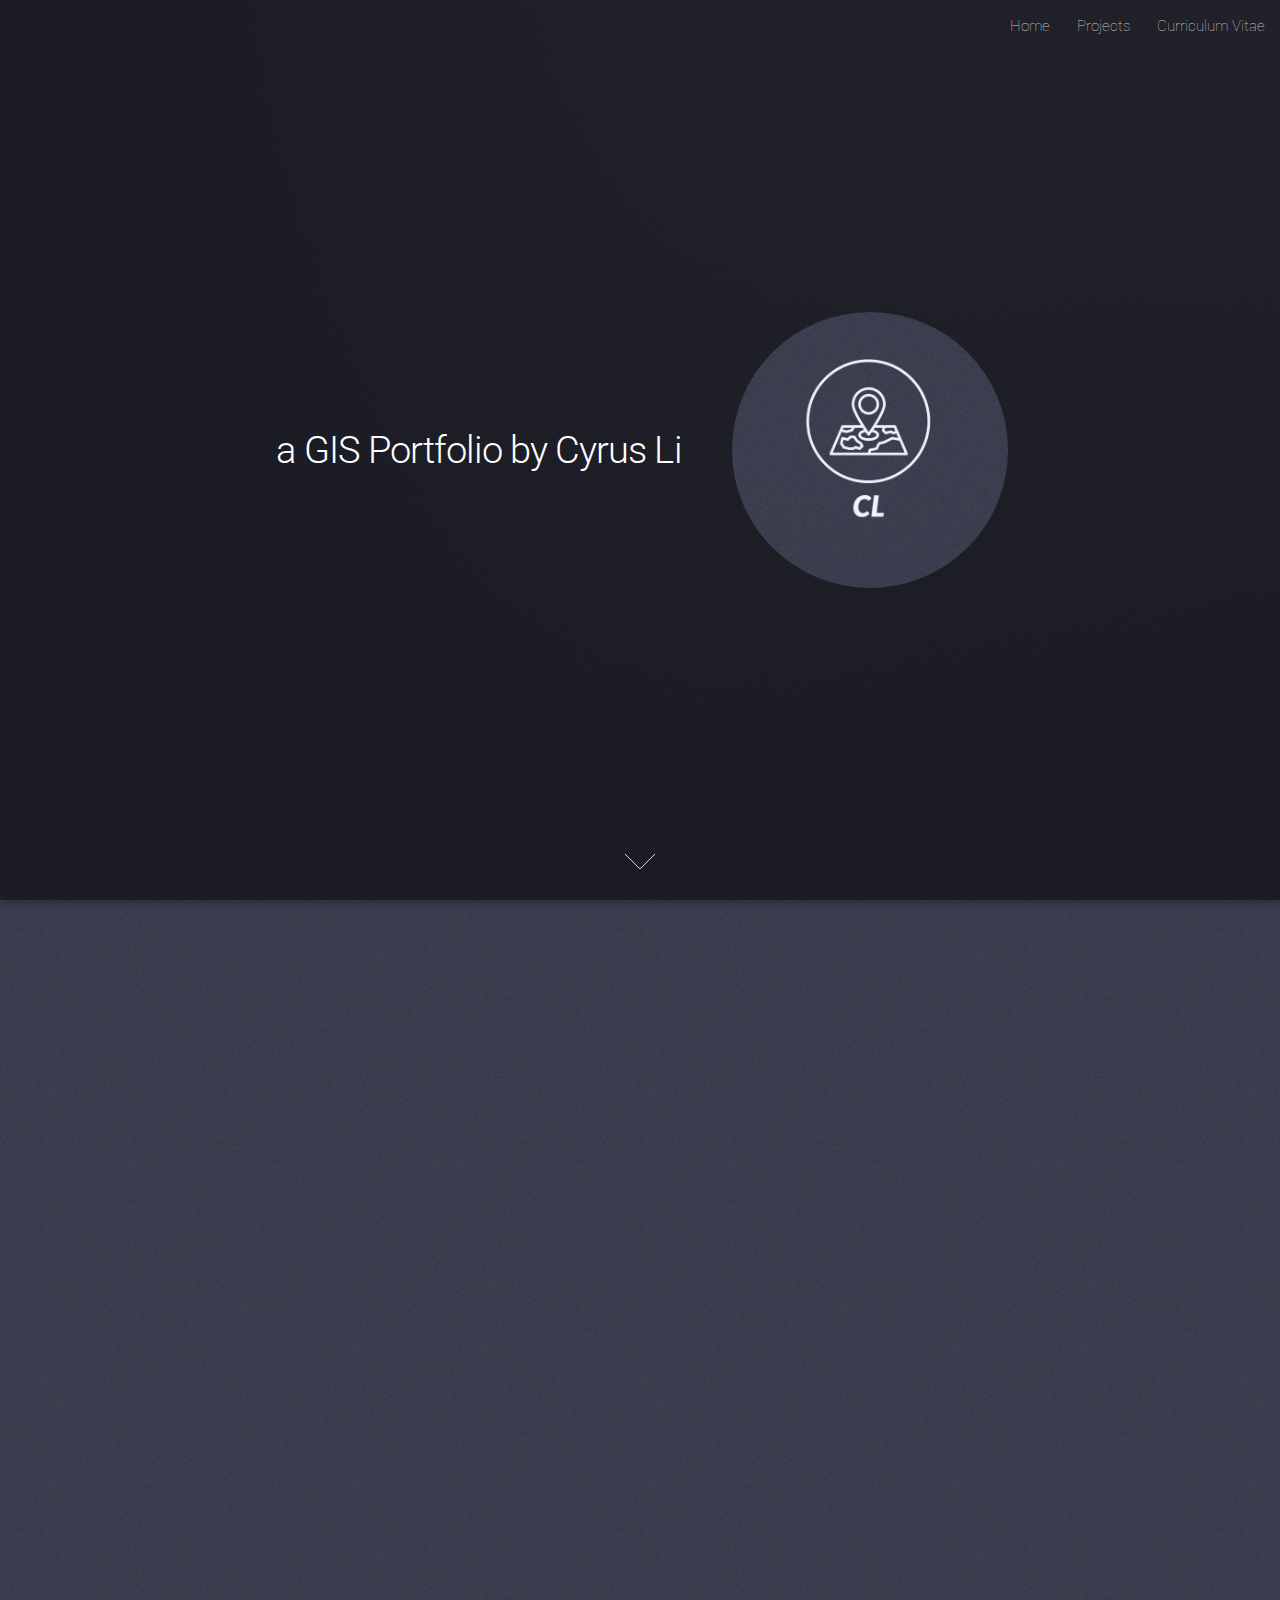
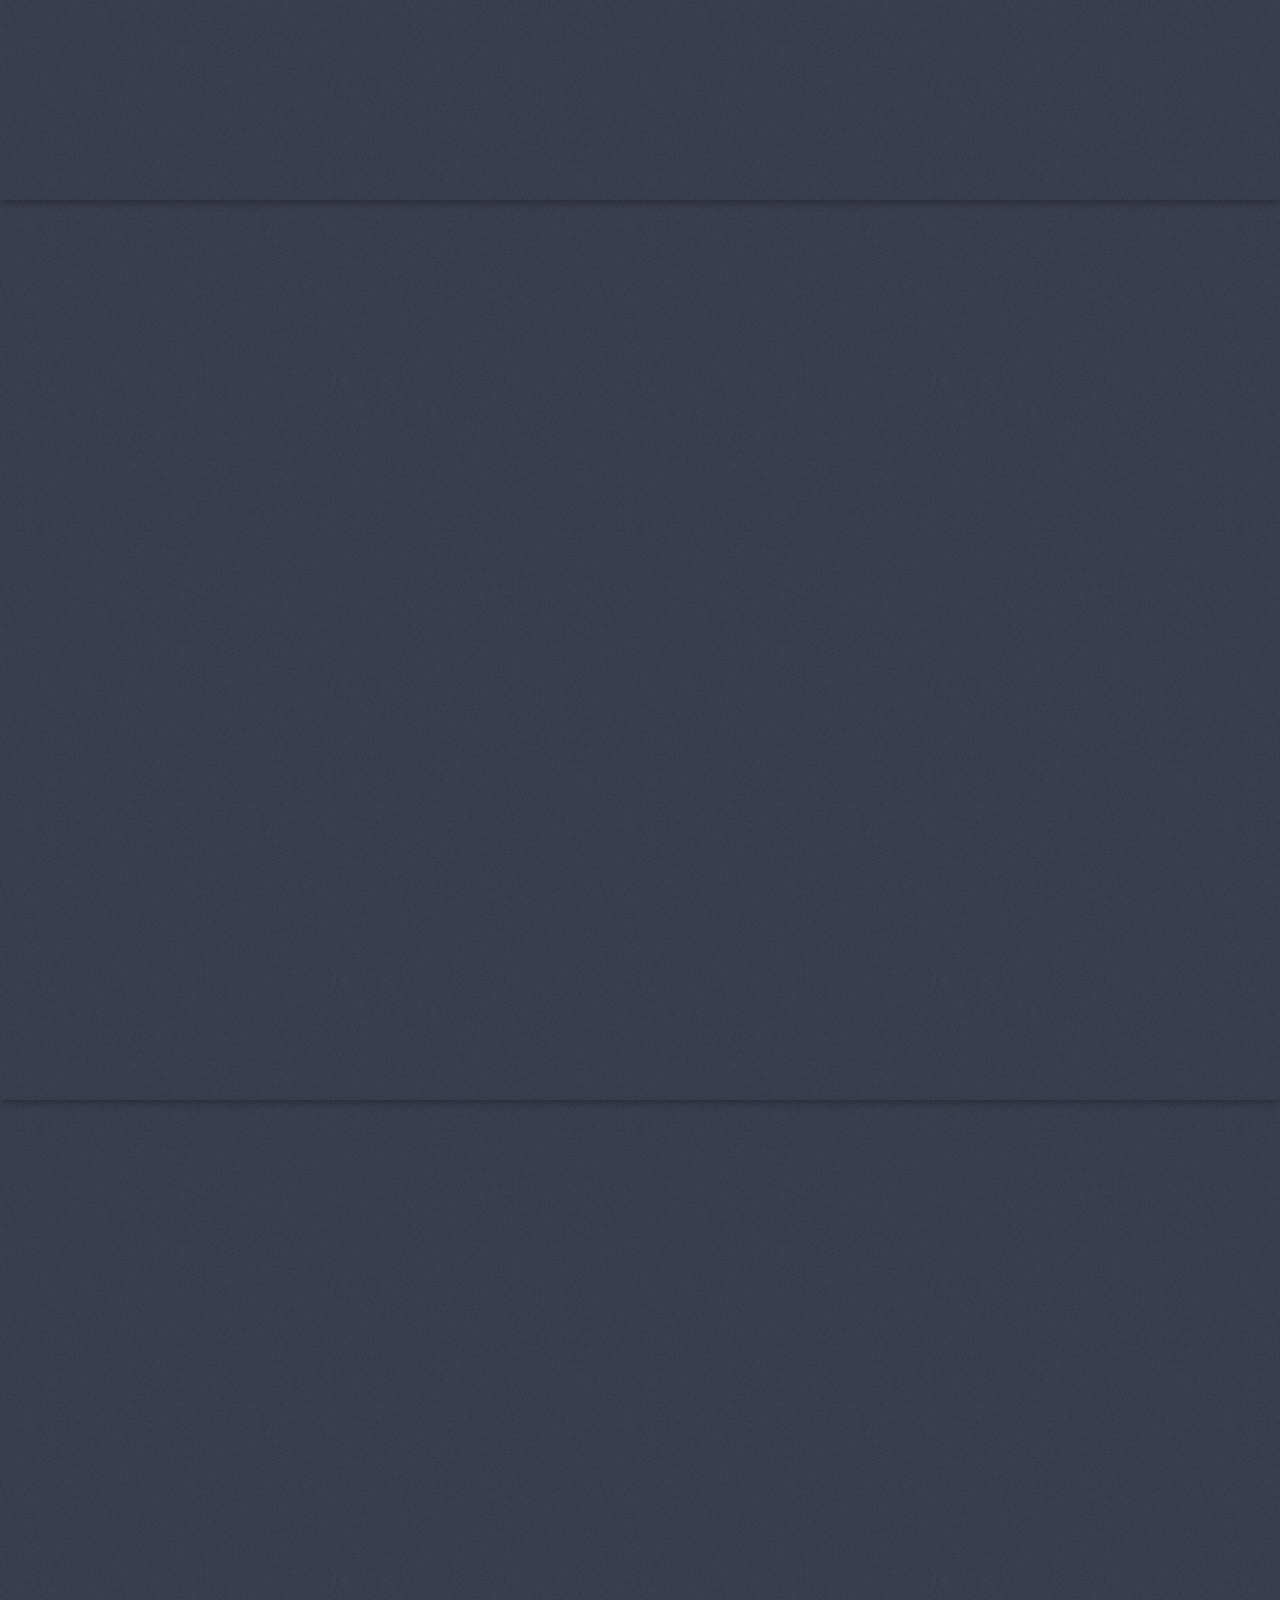
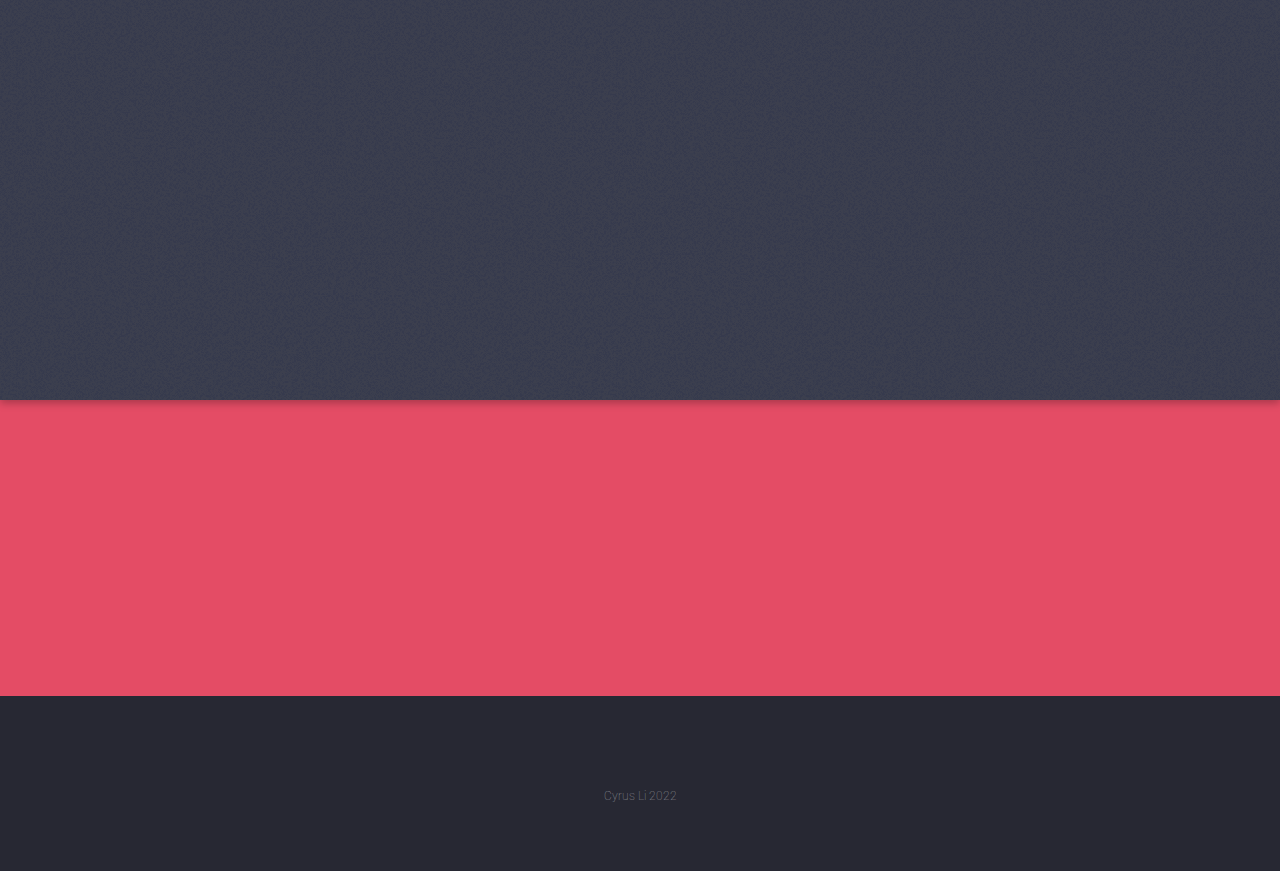
<file: index.html>
<!DOCTYPE HTML>
<html>
	<head>
		<title>Cyrus's Portfolio</title>
		<meta charset="utf-8" />
		<meta name="viewport" content="width=device-width, initial-scale=1, user-scalable=no" />
		<link rel="stylesheet" href="assets/css/main.css" />
		<noscript><link rel="stylesheet" href="assets/css/noscript.css" /></noscript>
	</head>
	<body class="is-preload landing">
		<div id="page-wrapper">

			<!-- Header -->
				<header id="header">
					<!--<h1 id="logo"><a href="index.html">Home</a></h1>-->
					<nav id="nav">
						<ul>
							<li><a href="index.html">Home</a></li>
							<li>
								<a href="#">Projects</a>
								<ul>
									<li><a href="ObjectDetection.html">Object Detection</a></li>
									<li><a href="USAPopulation.html">USA Population Analysis</a></li>
									<li><a href="GoogleMapAPI.html">Google Map API</a></li>
									<li><a href="LeafletMap.html">Leaflet Map</a></li>
                 							<li><a href="DataVisualization.html">Data Visualization</a></li>
                  							<li><a href="DetectPatterns.html">Detect Patterns</a></li>					
								</ul>
							</li>
							
							<li><a href="curriculum-vitae.html">Curriculum Vitae</a></li>
						</ul>
					</nav>
				</header>

			<!-- Banner -->
				<section id="banner">
					<div class="content">
						<header>
							<h2>a GIS Portfolio by Cyrus Li</h2>
							
						</header>
						<span class="image"><img src="images/CL-logos_white.png" alt="logo" /></span>
					</div>
					<a href="#one" class="goto-next scrolly">Next</a>
				</section>

			<!-- One -->
				<section id="one" class="spotlight style1 bottom">
					<span class="image fit main"><img src="images/20210119_111258.jpg" alt="guideway" /></span>
					<div class="content">
						<div class="container">
							<div class="row">
								<div class="col-4 col-12-medium">
									<header>
										<h2>About me</h2>
										
									</header>
								</div>
								<div class="col-4 col-12-medium">
									<p>Hi! My name is Cyrus. I am based in Vancouver, B.C., working as a GIS professional. I graduated from Simon Fraser University with a geography degree and British Columbia Institute of Technology with a GIS advanced diploma. </p>
								</div>
								<div class="col-4 col-12-medium">
									<p>Keep reading to find out more about me!</p>
								</div>
							</div>
						</div>
					</div>
					<a href="#two" class="goto-next scrolly">Next</a>
				</section>

			<!-- Two -->
				<section id="two" class="spotlight style2 right">
					<span class="image fit main"><img src="images/03839401-e1575745578496.jpg" alt="" /></span>
					<div class="content">
						<header>
							<h2>Professional Experience</h2>
							<p>What do I do?</p>
						</header>
						<p>Having a background in geography and GIS, I am responsible for providing GIS solutions through GIS analysis and data visualization at my current job. </p>
						
					</div>
					<a href="#three" class="goto-next scrolly">Next</a>
				</section>

			<!-- Three -->
				<section id="three" class="spotlight style3 left">
					<span class="image fit main bottom"><img src="images/20210718_104609-01.jpeg" alt="" /></span>
					<div class="content">
						<header>
							<h2>During my free time</h2>
							<p></p>
						</header>
						<p>I enjoy watching shows and movies, hiking, and working on my GIS freelance projects. I enjoy supporting people achieving their goals through GIS!</p>
						<p>Below is a leaflet map showing my favourite hiking spots.</p>
						<div class="resp-container">
							<iframe class="resp-iframe" src="https://cyrusgis.github.io/vancouver/dist/index.html" style="border:none"; height="400" width="400" title="Iframe Example"></iframe>
						</div>
					</div>
					<a href="#five" class="goto-next scrolly">Next</a>
				</section>

			<!-- Four -->
				<!--<section id="four" class="wrapper style1 special fade-up">
					<div class="container">
						<header class="major">
							<h2>Accumsan sed tempus adipiscing blandit</h2>
							<p>Iaculis ac volutpat vis non enim gravida nisi faucibus posuere arcu consequat</p>
						</header>
						<div class="box alt">
							<div class="row gtr-uniform">
								<section class="col-4 col-6-medium col-12-xsmall">
									<span class="icon solid alt major fa-chart-area"></span>
									<h3>Ipsum sed commodo</h3>
									<p>Feugiat accumsan lorem eu ac lorem amet accumsan donec. Blandit orci porttitor.</p>
								</section>
								<section class="col-4 col-6-medium col-12-xsmall">
									<span class="icon solid alt major fa-comment"></span>
									<h3>Eleifend lorem ornare</h3>
									<p>Feugiat accumsan lorem eu ac lorem amet accumsan donec. Blandit orci porttitor.</p>
								</section>
								<section class="col-4 col-6-medium col-12-xsmall">
									<span class="icon solid alt major fa-flask"></span>
									<h3>Cubilia cep lobortis</h3>
									<p>Feugiat accumsan lorem eu ac lorem amet accumsan donec. Blandit orci porttitor.</p>
								</section>
								<section class="col-4 col-6-medium col-12-xsmall">
									<span class="icon solid alt major fa-paper-plane"></span>
									<h3>Non semper interdum</h3>
									<p>Feugiat accumsan lorem eu ac lorem amet accumsan donec. Blandit orci porttitor.</p>
								</section>
								<section class="col-4 col-6-medium col-12-xsmall">
									<span class="icon solid alt major fa-file"></span>
									<h3>Odio laoreet accumsan</h3>
									<p>Feugiat accumsan lorem eu ac lorem amet accumsan donec. Blandit orci porttitor.</p>
								</section>
								<section class="col-4 col-6-medium col-12-xsmall">
									<span class="icon solid alt major fa-lock"></span>
									<h3>Massa arcu accumsan</h3>
									<p>Feugiat accumsan lorem eu ac lorem amet accumsan donec. Blandit orci porttitor.</p>
								</section>
							</div>
						</div>
						<footer class="major">
							<ul class="actions special">
								<li><a href="#" class="button">Magna sed feugiat</a></li>
							</ul>
						</footer>
					</div>
				</section>-->

			<!-- Five -->
				<section id="five" class="wrapper style2 special fade">
					<div class="container">
						<header>
							<h2>Contact</h2>
							<p>Feel free to connect with me</p>
						</header>
						<ul class="icons">					
						<li><a href="https://ca.linkedin.com/in/licyrus" class="icon brands alt fa-linkedin-in"><span class="label">LinkedIn</span></a></li>
						<li><a href="https://cyrusgis.github.io" class="icon brands alt fa-github"><span class="label">GitHub</span></a></li>
						<li><a href="mailto:cyrusli.gis@gmail.com" class="icon solid alt fa-envelope"><span class="label">Email</span></a></li>
					</ul>
					</div>
				</section>

			<!-- Footer -->
				<footer id="footer">
					
					<ul class="copyright">
						Cyrus Li 2022
					</ul>
				</footer>

		</div>

		<!-- Scripts -->
			<script src="assets/js/jquery.min.js"></script>
			<script src="assets/js/jquery.scrolly.min.js"></script>
			<script src="assets/js/jquery.dropotron.min.js"></script>
			<script src="assets/js/jquery.scrollex.min.js"></script>
			<script src="assets/js/browser.min.js"></script>
			<script src="assets/js/breakpoints.min.js"></script>
			<script src="assets/js/util.js"></script>
			<script src="assets/js/main.js"></script>

	</body>
</html>
</file>
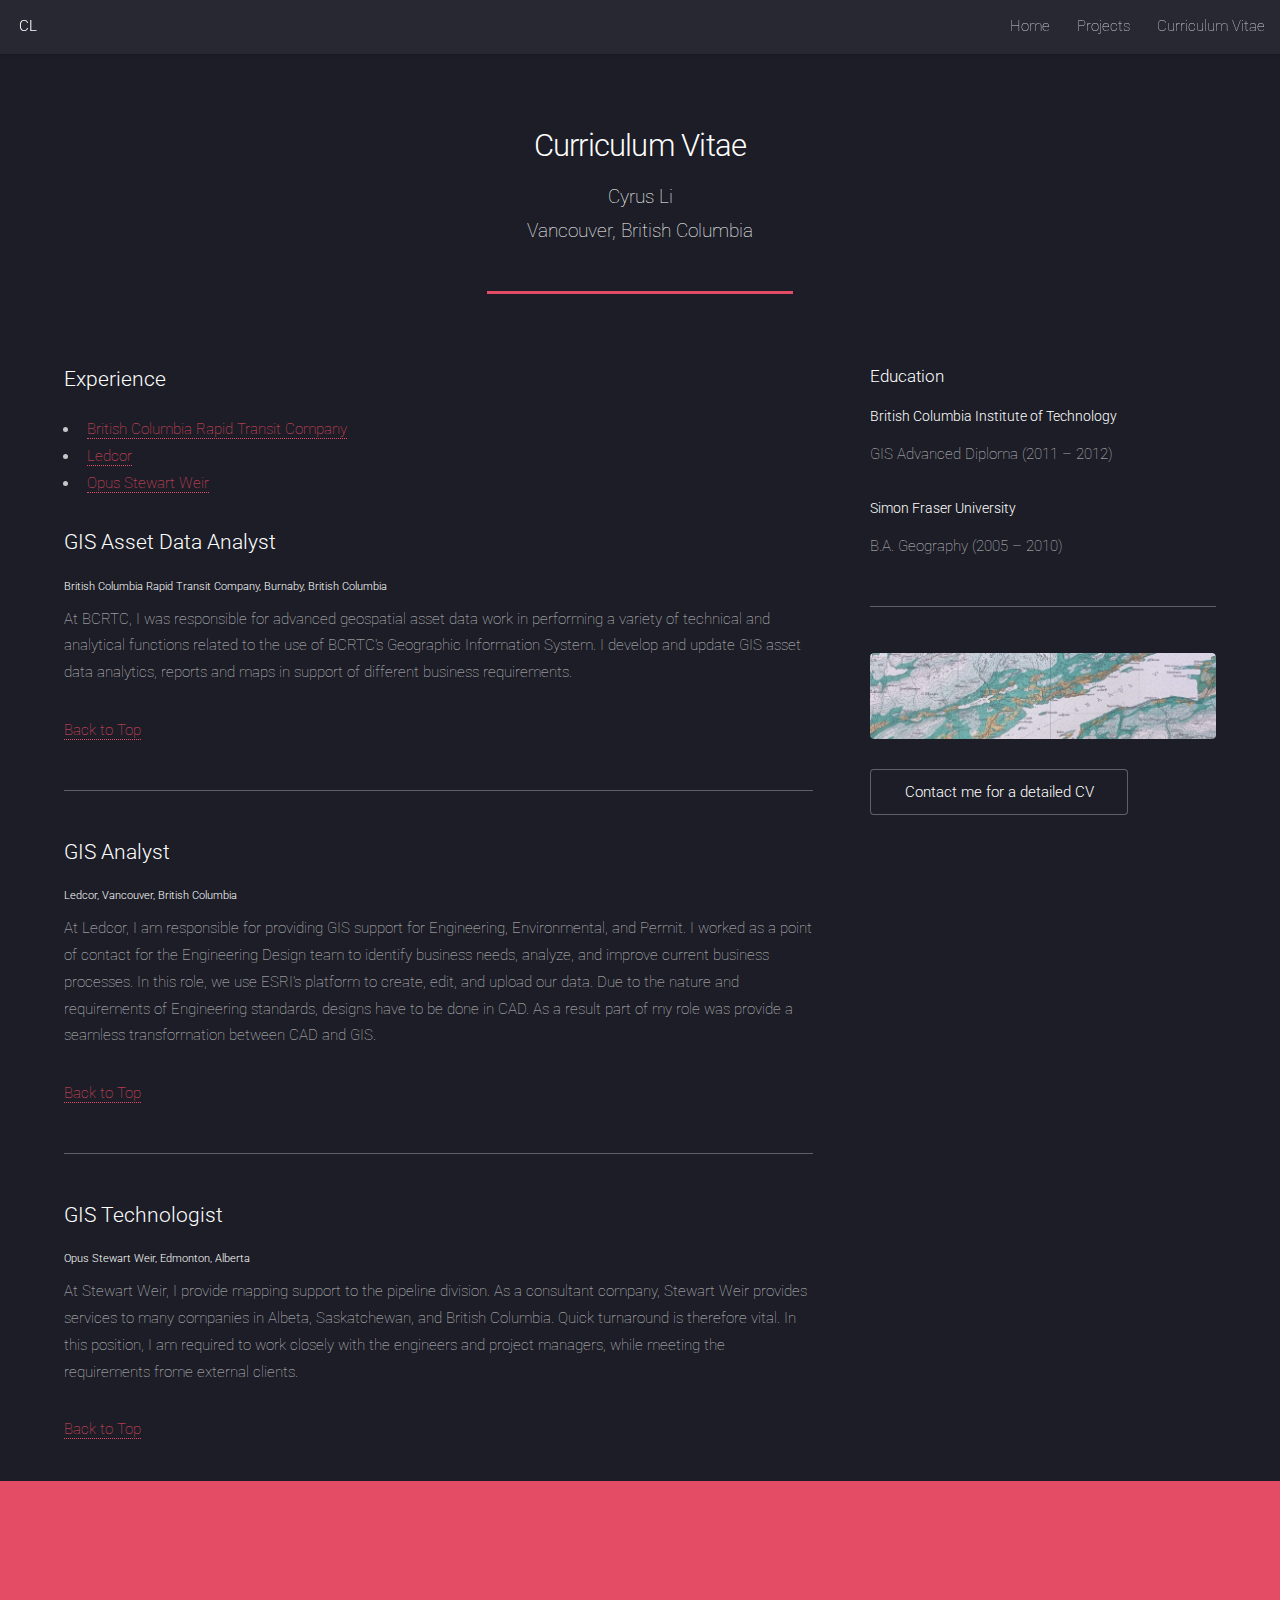
<file: curriculum-vitae.html>
<!DOCTYPE HTML>
<html>
	<head>
		<title>Curriculum Vitae</title>
		<meta charset="utf-8" />
		<meta name="viewport" content="width=device-width, initial-scale=1, user-scalable=no" />
		<link rel="stylesheet" href="assets/css/main.css" />
		<noscript><link rel="stylesheet" href="assets/css/noscript.css" /></noscript>
	</head>
	<body class="is-preload">
		<div id="page-wrapper">

			<!-- Header -->
				<header id="header">
					<h1>CL</h1>
					<nav id="nav">
						
						<ul>
							<li><a href="index.html">Home</a></li>
							<li>
								<a href="#">Projects</a>
								<ul>
									<li><a href="ObjectDetection.html">Object Detection</a></li>
									<li><a href="USAPopulation.html">USA Population Analysis</a></li>
									<li><a href="GoogleMapAPI.html">Google Map API</a></li>
									<li><a href="LeafletMap.html">Leaflet Map</a></li>
                 							<li><a href="DataVisualization.html">Data Visualization</a></li>
                  							<li><a href="DetectPatterns.html">Detect Patterns</a></li>					
								</ul>
							</li>
							<li><a href="curriculum-vitae.html">Curriculum Vitae</a></li>					
						</ul>
					</nav>
				</header>
			<!-- Main -->
				<div id="main" class="wrapper style1">
					<div class="container">
						<header class="major">
							<h2>Curriculum Vitae</h2>
							<p>Cyrus Li <br>Vancouver, British Columbia</p>
						</header>
						<div class="row gtr-150">
							<div class="col-8 col-12-medium">

								<!-- Content -->
								<section id="content">
									<h3>Experience</h3>	
									<ul>
										<li><a href="#bcrtc">British Columbia Rapid Transit Company</a></li>
										<li><a href="#ledcor">Ledcor</a></li>
										<li><a href="#opus">Opus Stewart Weir</a></li>								
									</ul>	
									<section id="bcrtc">
										<h3>GIS Asset Data Analyst</h3>
										<h6>British Columbia Rapid Transit Company, Burnaby, British Columbia</h6>

										<p>At BCRTC, I was responsible for advanced geospatial asset data work in performing a variety of technical and analytical functions related to the use of BCRTC's Geographic Information System. I develop and update GIS asset data analytics, reports and maps in support of different business requirements.</p>

										<a href="#content">Back to Top</a>
										<hr>
									</section>
									<section id="ledcor">
										<h3>GIS Analyst</h3>
										<h6>Ledcor, Vancouver, British Columbia</h6>

										<p>At Ledcor, I am responsible for providing GIS support for Engineering, Environmental, and Permit. I worked as a point of contact for the Engineering Design team to identify business needs, analyze, and improve current business processes. In this role, we use ESRI's platform to create, edit, and upload our data. Due to the nature and requirements of Engineering standards, designs have to be done in CAD. As a result part of my role was provide a seamless transformation between CAD and GIS.</p>

										<a href="#content">Back to Top</a>
									</section>
									<hr>
									<section id="opus">
										<h3>GIS Technologist</h3>
										<h6>Opus Stewart Weir, Edmonton, Alberta</h6>
										<p>
											At Stewart Weir, I provide mapping support to the pipeline division. As a consultant company, Stewart Weir provides services to many companies in Albeta, Saskatchewan, and British Columbia. Quick turnaround is therefore vital. In this position, I am required to work closely with the engineers and project managers, while meeting the requirements frome external clients. 
										</p>
										<a href="#content">Back to Top</a>
									</section>
									</section>

							</div>
							<div class="col-4 col-12-medium">

								<!-- Sidebar -->
									<section id="sidebar">
										<section>
											<h4>Education</h4>
											<h5>British Columbia Institute of Technology	</h5>
												<p>GIS Advanced Diploma (2011 – 2012) </p>
												<h5>Simon Fraser University</h5>
												<p>B.A. Geography (2005 – 2010)</p>
											<!-- <h4>Certification</h4>
											<footer>
												<ul class="actions">
													<li><a href="#" class="button">Learn More</a></li>
												</ul>
											</footer> -->
										</section>
										<hr />
										<section>
											<a href="#" class="image fit"><img src="images/1616080601625.jpg" alt="map" /></a>
											<footer>
												<ul class="actions">
													<li><a href="#five" class="button">Contact me for a detailed CV</a></li>
												</ul>
											</footer>
										</section>
									</section>

							</div>
						</div>
					</div>
				</div>

			<!-- Contact -->
			<section id="five" class="wrapper style2 special fade">
				<div class="container">
					<header>
						<h2>Contact</h2>
						<p>Feel free to connect with me</p>
					</header>
					<ul class="icons">					
					<li><a href="https://ca.linkedin.com/in/licyrus" class="icon brands alt fa-linkedin-in"><span class="label">LinkedIn</span></a></li>
					<li><a href="https://cyrusgis.github.io" class="icon brands alt fa-github"><span class="label">GitHub</span></a></li>
					<li><a href="mailto:cyrusli.gis@gmail.com" class="icon solid alt fa-envelope"><span class="label">Email</span></a></li>
				</ul>
				</div>
			</section>

		</div>

		<!-- Scripts -->
			<script src="assets/js/jquery.min.js"></script>
			<script src="assets/js/jquery.scrolly.min.js"></script>
			<script src="assets/js/jquery.dropotron.min.js"></script>
			<script src="assets/js/jquery.scrollex.min.js"></script>
			<script src="assets/js/browser.min.js"></script>
			<script src="assets/js/breakpoints.min.js"></script>
			<script src="assets/js/util.js"></script>
			<script src="assets/js/main.js"></script>

	</body>
</html>
</file>
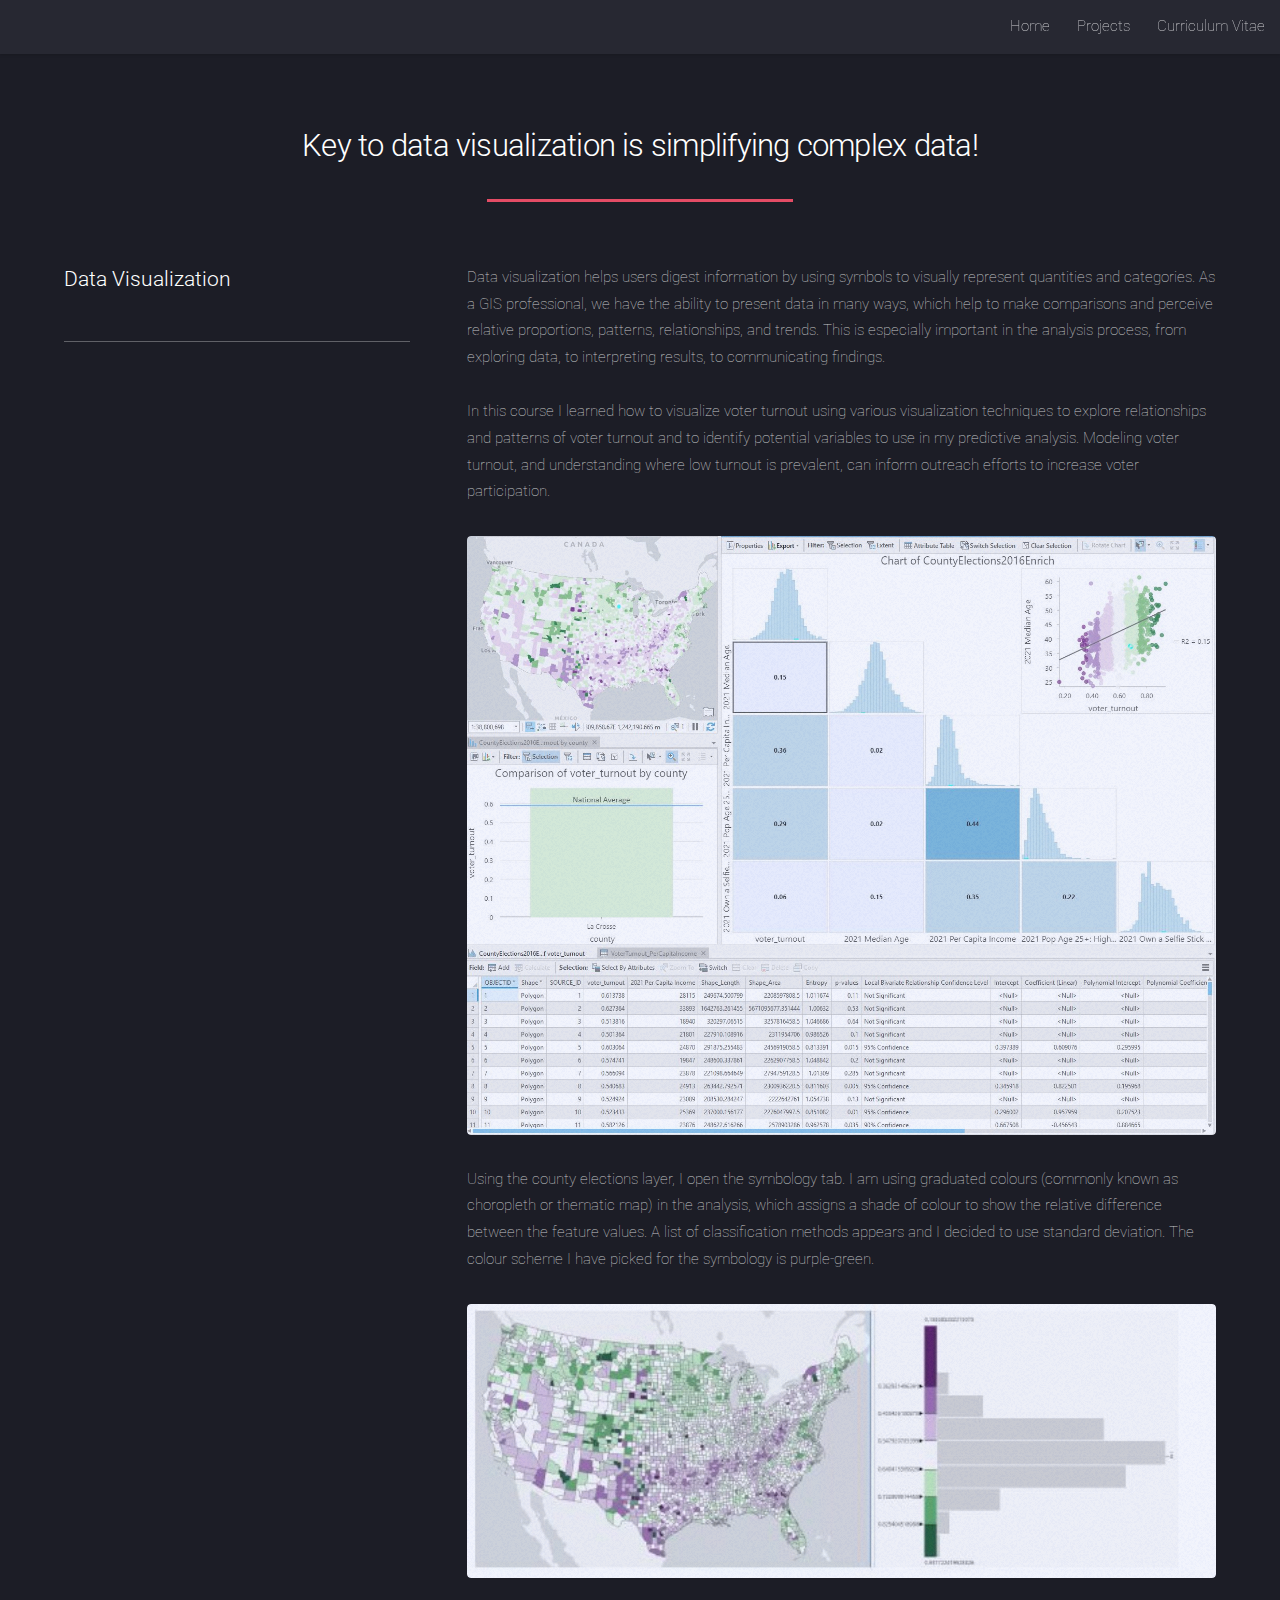
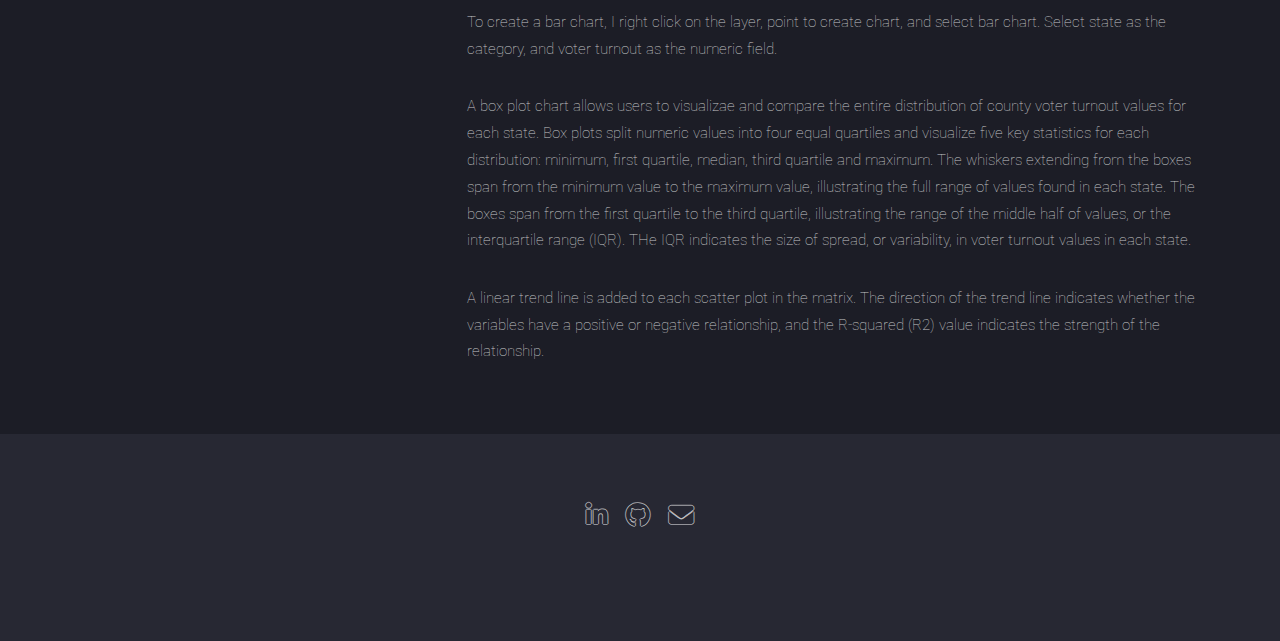
<file: DataVisualization.html>
<html>
	<head>
		<title>Data Science: Data Visualization</title>
		<meta charset="utf-8" />
		<meta name="viewport" content="width=device-width, initial-scale=1, user-scalable=no" />
		<link rel="stylesheet" href="assets/css/main.css" />
		<noscript><link rel="stylesheet" href="assets/css/noscript.css" /></noscript>
	</head>
	<body class="is-preload">
		<div id="page-wrapper">

			<!-- Header -->
				<header id="header">
					<!--<h1 id="logo"><a href="index.html">Welcome</a></h1>-->
					<nav id="nav">
						<ul>
							<li><a href="index.html">Home</a></li>
							<li>
								<a href="#">Projects</a>
								<ul>
									<li><a href="ObjectDetection.html">Object Detection</a></li>
									<li><a href="USAPopulation.html">USA Population Analysis</a></li>
									<li><a href="GoogleMapAPI.html">Google Map API</a></li>
									<li><a href="LeafletMap.html">Leaflet Map</a></li>
                 							<li><a href="DataVisualization.html">Data Visualization</a></li>
                  							<li><a href="DetectPatterns.html">Detect Patterns</a></li>
								</ul>
							</li>
							<li><a href="curriculum-vitae.html">Curriculum Vitae</a></li>						
						</ul>
					</nav>
				</header>

			<!-- Main -->
				<div id="main" class="wrapper style1">
					<div class="container">
						<header class="major">
							<h2>Key to data visualization is simplifying complex data!</h2>
							
						</header>
						<div class="row gtr-150">
							<div class="col-4 col-12-medium">

								<!-- Sidebar -->
									<section id="sidebar">
										<section>
											<h3>Data Visualization</h3>
																						
										</section>
										<hr />
										
									</section>

							</div>
							<div class="col-8 col-12-medium imp-medium">

								<!-- Content -->
									<section id="content">
										
										
										<p> Data visualization helps users digest information by using symbols to visually represent quantities and categories. As a GIS professional, we have the ability to present data in many ways, which help to make comparisons and perceive relative proportions, patterns, relationships, and trends. This is especially important in the analysis process, from exploring data, to interpreting results, to communicating findings.
										<br>
										<br>
										In this course I learned how to visualize voter turnout using various visualization techniques to explore relationships and patterns of voter turnout and to identify potential variables to use in my predictive analysis. Modeling voter turnout, and understanding where low turnout is prevalent, can inform outreach efforts to increase voter participation. 
                    </p>
										<a href="#" class="image fit"><img src="images/ArcGIS Pro PrintScreen.JPG" alt="" /></a>
									
										<p>Using the county elections layer, I open the symbology tab. I am using graduated colours (commonly known as choropleth or thematic map) in the analysis, which assigns a shade of colour to show the relative difference between the feature values. A list of classification methods appears and I decided to use standard deviation. The colour scheme I have picked for the symbology is purple-green.</p>
										<a href="#" class="image fit"><img src="images/symbol1.JPG" alt="" /></a>
										
										<p>
										To create a bar chart, I right click on the layer, point to create chart, and select bar chart. Select state as the category, and voter turnout as the numeric field.
                    </p>
										<p>
										A box plot chart allows users to visualizae and compare the entire distribution of county voter turnout values for each state. Box plots split numeric values into four equal quartiles and visualize five key statistics for each distribution: minimum, first quartile, median, third quartile and maximum. The whiskers extending from the boxes span from the minimum value to the maximum value, illustrating the full range of values found in each state. The boxes span from the first quartile to the third quartile, illustrating the range of the middle half of values, or the interquartile range (IQR). THe IQR indicates the size of spread, or variability, in voter turnout values in each state. 
                    </p>
										<p>
										A linear trend line is added to each scatter plot in the matrix. The direction of the trend line indicates whether the variables have a positive or negative relationship, and the R-squared (R2) value indicates the strength of the relationship. 
                    </p>
										
									</section>

							</div>
						</div>
					</div>
				</div>

			<!-- Footer -->
				<footer id="footer">
					<ul class="icons">					
						<li><a href="https://ca.linkedin.com/in/licyrus" class="icon brands alt fa-linkedin-in"><span class="label">LinkedIn</span></a></li>
						<li><a href="https://cyrusgis.github.io" class="icon brands alt fa-github"><span class="label">GitHub</span></a></li>
						<li><a href="mailto:cyrusli.gis@gmail.com" class="icon solid alt fa-envelope"><span class="label">Email</span></a></li>
					</ul>
					<ul class="copyright">
						
					</ul>
				</footer>

		</div>

		<!-- Scripts -->
			<script src="assets/js/jquery.min.js"></script>
			<script src="assets/js/jquery.scrolly.min.js"></script>
			<script src="assets/js/jquery.dropotron.min.js"></script>
			<script src="assets/js/jquery.scrollex.min.js"></script>
			<script src="assets/js/browser.min.js"></script>
			<script src="assets/js/breakpoints.min.js"></script>
			<script src="assets/js/util.js"></script>
			<script src="assets/js/main.js"></script>

	</body>
</html>
</file>
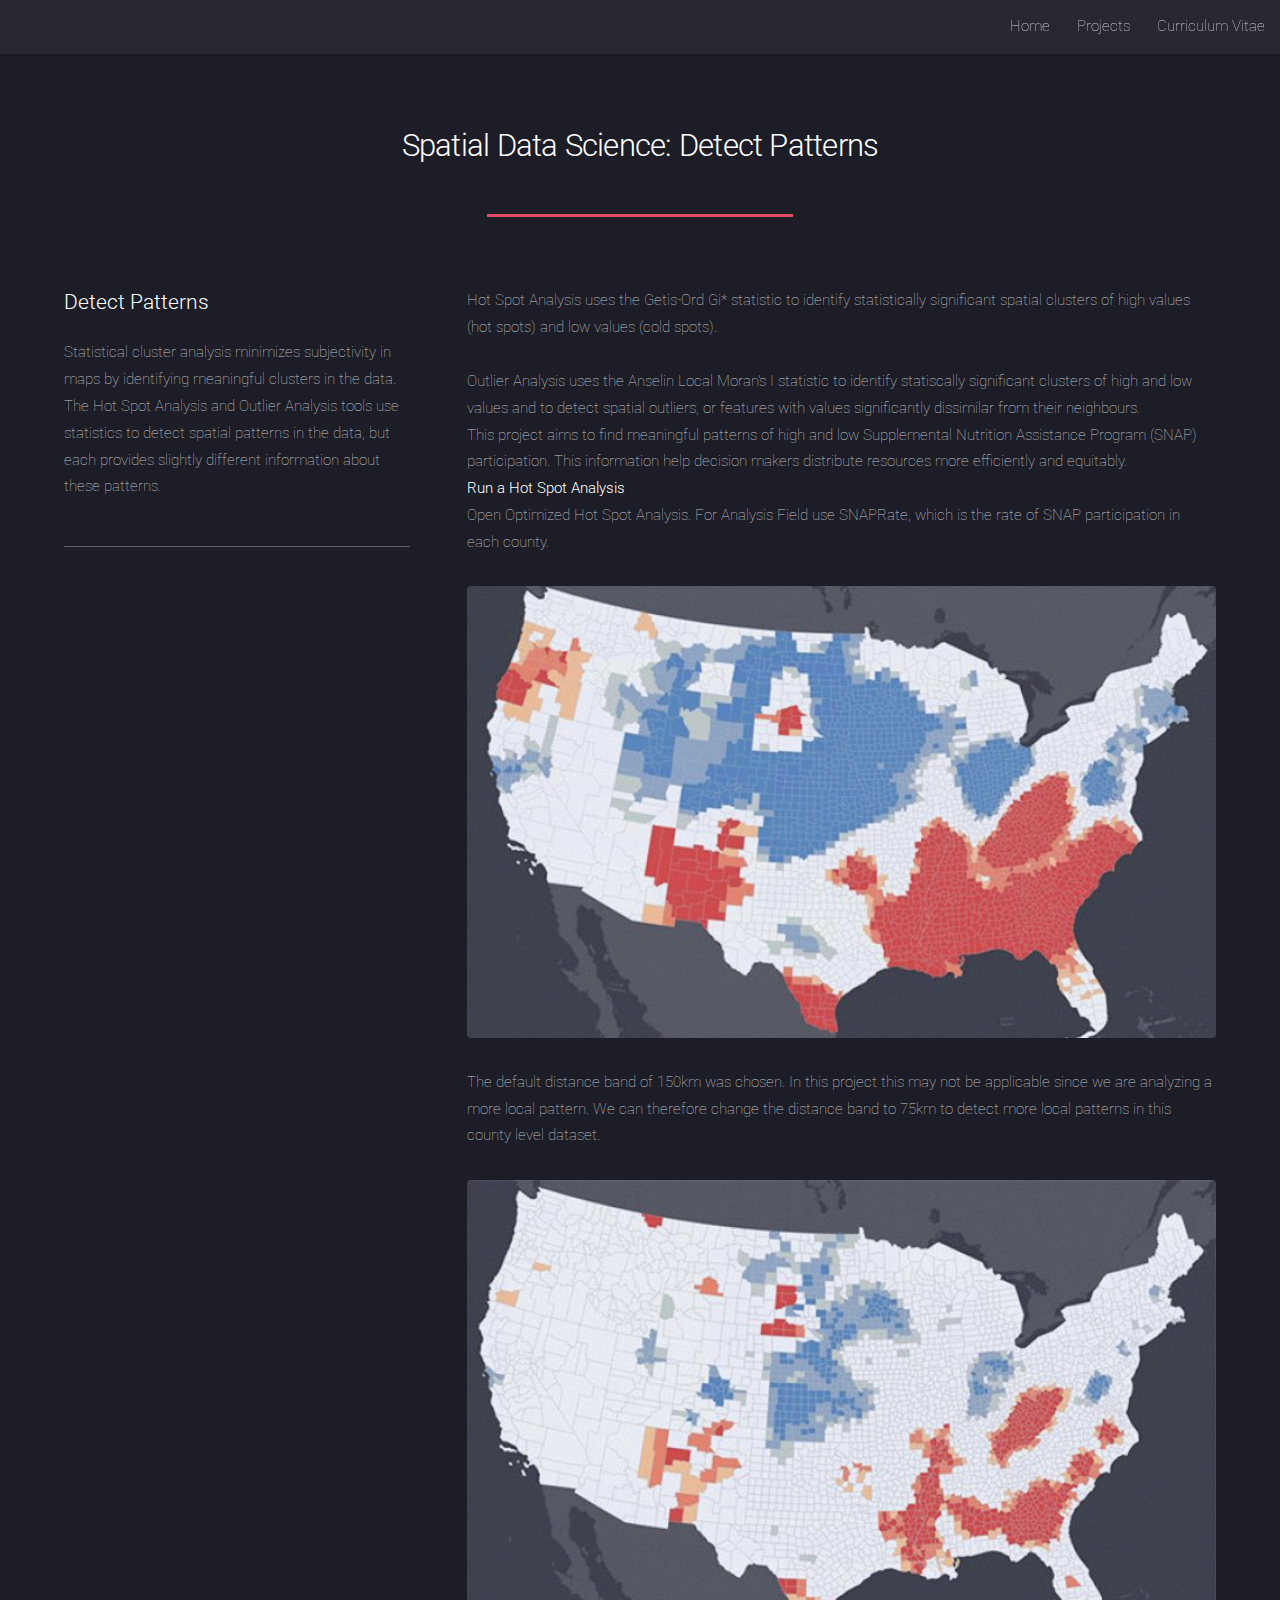
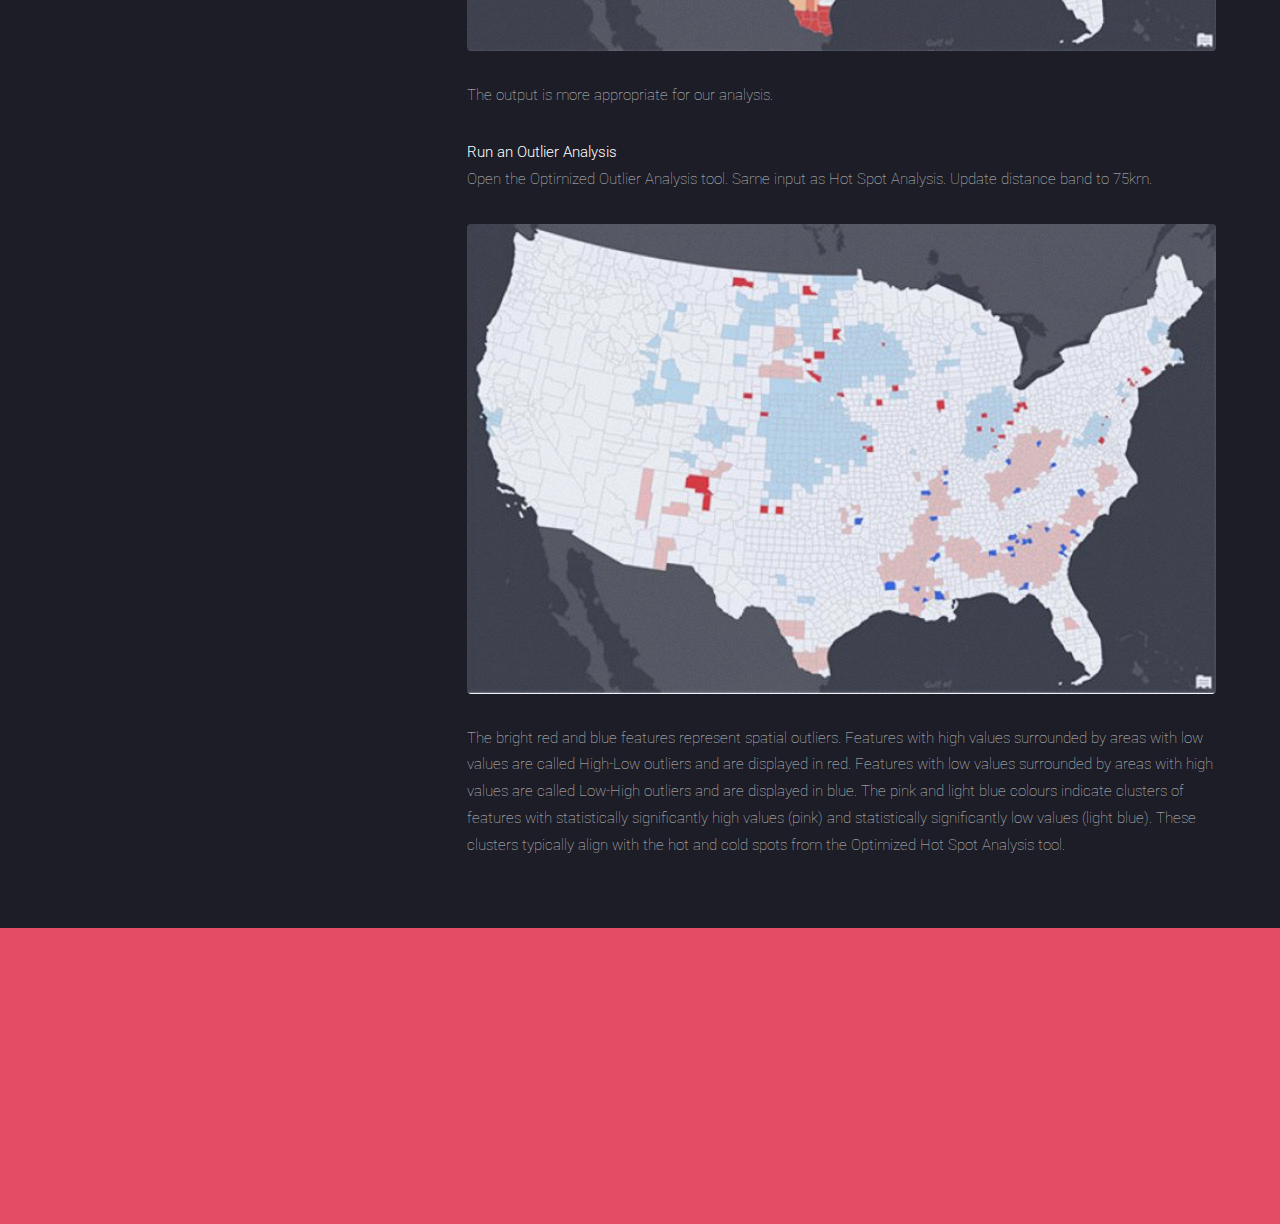
<file: DetectPatterns.html>
<!DOCTYPE HTML>
<html>
	<head>
		<title>Detect Patterns</title>
		<meta charset="utf-8" />
		<meta name="viewport" content="width=device-width, initial-scale=1, user-scalable=no" />
		<link rel="stylesheet" href="assets/css/main.css" />
		<noscript><link rel="stylesheet" href="assets/css/noscript.css" /></noscript>
	</head>
	<body class="is-preload">
		<div id="page-wrapper">

			<!-- Header -->
				<header id="header">
					<!--<h1 id="logo"><a href="index.html">Welcome</a></h1>-->
					<nav id="nav">
						<ul>
							<li><a href="index.html">Home</a></li>
							<li>
								<a href="#">Projects</a>
								<ul>
									<li><a href="ObjectDetection.html">Object Detection</a></li>
									<li><a href="USAPopulation.html">USA Population Analysis</a></li>
									<li><a href="GoogleMapAPI.html">Google Map API</a></li>
									<li><a href="LeafletMap.html">Leaflet Map</a></li>
                 							<li><a href="DataVisualization.html">Data Visualization</a></li>
                  							<li><a href="DetectPatterns.html">Detect Patterns</a></li>
								</ul>
							</li>
							<li><a href="curriculum-vitae.html">Curriculum Vitae</a></li>						
						</ul>
					</nav>
				</header>

			<!-- Main -->
				<div id="main" class="wrapper style1">
					<div class="container">
						<header class="major">
							<h2>Spatial Data Science: Detect Patterns</h2>
							
						</header>
						<div class="row gtr-150">
							<div class="col-4 col-12-medium">

								<!-- Sidebar -->
									<section id="sidebar">
										<section>
											<h3>Detect Patterns</h3>
											<p>Statistical cluster analysis minimizes subjectivity in maps by identifying meaningful clusters in the data. The Hot Spot Analysis and Outlier Analysis tools use statistics to detect spatial patterns in the data, but each provides slightly different information about these patterns.</p>
											
										</section>
										<hr />
										
									</section>

							</div>
							<div class="col-8 col-12-medium imp-medium">

								<!-- Content -->
									<section id="content">
										
										
										<p>Hot Spot Analysis uses the Getis-Ord Gi* statistic to identify statistically significant spatial clusters of high values (hot spots) and low values (cold spots).
										<br>
										<br>
										Outlier Analysis uses the Anselin Local Moran's I statistic to identify statiscally significant clusters of high and low values and to detect spatial outliers, or features with values significantly dissimilar from their neighbours.
                    <br>
                    This project aims to find meaningful patterns of high and low Supplemental Nutrition Assistance Program (SNAP) participation. This information help decision makers distribute resources more efficiently and equitably. <br>
                    <b>Run a Hot Spot Analysis</b><br>
                    Open Optimized Hot Spot Analysis. For Analysis Field use SNAPRate, which is the rate of SNAP participation in each county.  
										</p>
										<a href="#" class="image fit"><img src="images/DetectPatterns1.JPG" alt="Detect Pattern Image" /></a>
									
										<p>The default distance band of 150km was chosen. In this project this may not be applicable since we are analyzing a more local pattern. We can therefore change the distance band to 75km to detect more local patterns in this county level dataset. </p>
										<a href="#" class="image fit"><img src="images/DetectPatterns2.JPG" alt="Detect Pattern Image" /></a>
										
										<p>
										The output is more appropriate for our analysis.
										</p>
										<p>
                    <b>Run an Outlier Analysis</b><br>
                    Open the Optimized Outlier Analysis tool. Same input as Hot Spot Analysis. Update distance band to 75km.                   
                    </p>
                    <a href="#" class="image fit"><img src="images/DetectPatterns3.JPG" alt="Detect Pattern Image" /></a>
										<p>
										The bright red and blue features represent spatial outliers. Features with high values surrounded by areas with low values are called High-Low outliers and are displayed in red. Features with low values surrounded by areas with high values are called Low-High outliers and are displayed in blue. The pink and light blue colours indicate clusters of features with statistically significantly high values (pink) and statistically significantly low values (light blue). These clusters typically align with the hot and cold spots from the Optimized Hot Spot Analysis tool. 
                    </p>
									</section>

							</div>
						</div>
					</div>
				</div>

			<section id="five" class="wrapper style2 special fade">
				<div class="container">
					<header>
						<h2>Contact</h2>
						<p>Feel free to connect with me</p>
					</header>
					<ul class="icons">					
					<li><a href="https://ca.linkedin.com/in/licyrus" class="icon brands alt fa-linkedin-in"><span class="label">LinkedIn</span></a></li>
					<li><a href="https://cyrusgis.github.io" class="icon brands alt fa-github"><span class="label">GitHub</span></a></li>
					<li><a href="mailto:cyrusli.gis@gmail.com" class="icon solid alt fa-envelope"><span class="label">Email</span></a></li>
				</ul>
				</div>
			</section>
		</div>

		<!-- Scripts -->
			<script src="assets/js/jquery.min.js"></script>
			<script src="assets/js/jquery.scrolly.min.js"></script>
			<script src="assets/js/jquery.dropotron.min.js"></script>
			<script src="assets/js/jquery.scrollex.min.js"></script>
			<script src="assets/js/browser.min.js"></script>
			<script src="assets/js/breakpoints.min.js"></script>
			<script src="assets/js/util.js"></script>
			<script src="assets/js/main.js"></script>

	</body>
</html>
</file>
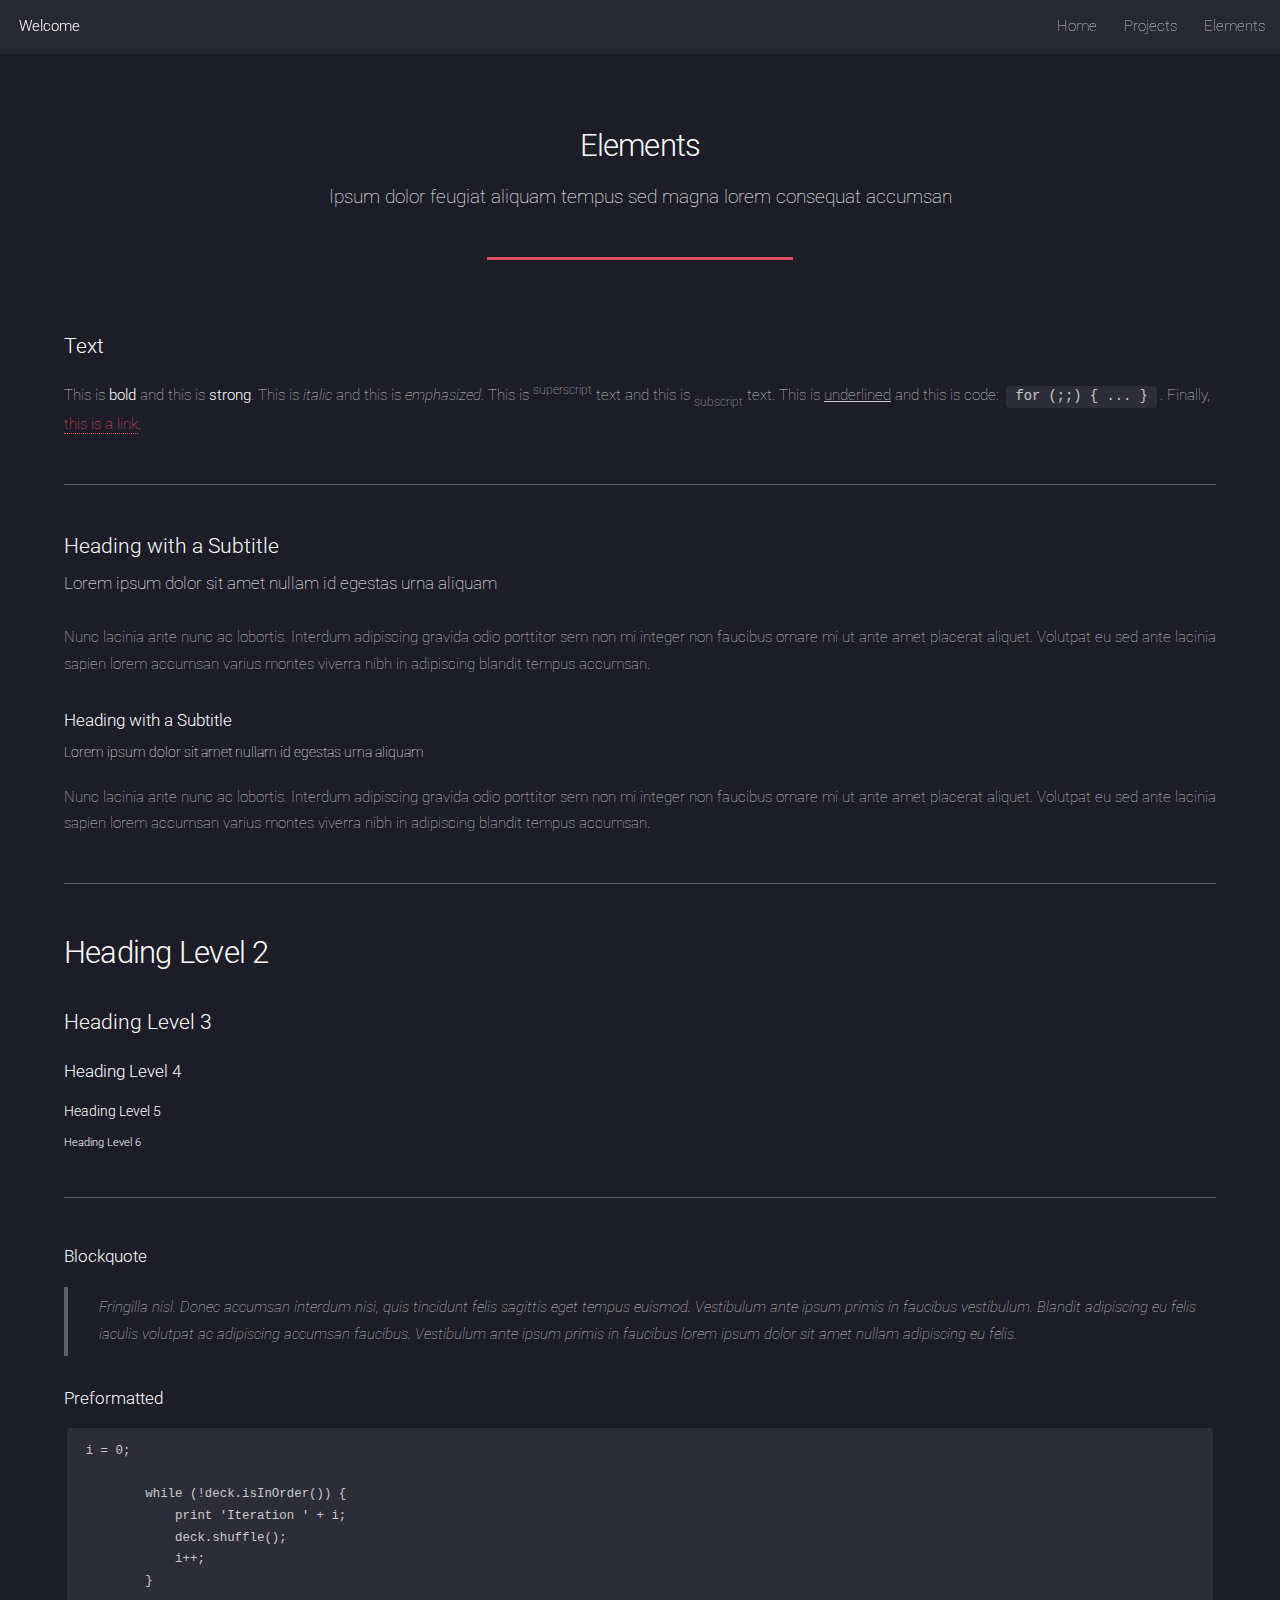
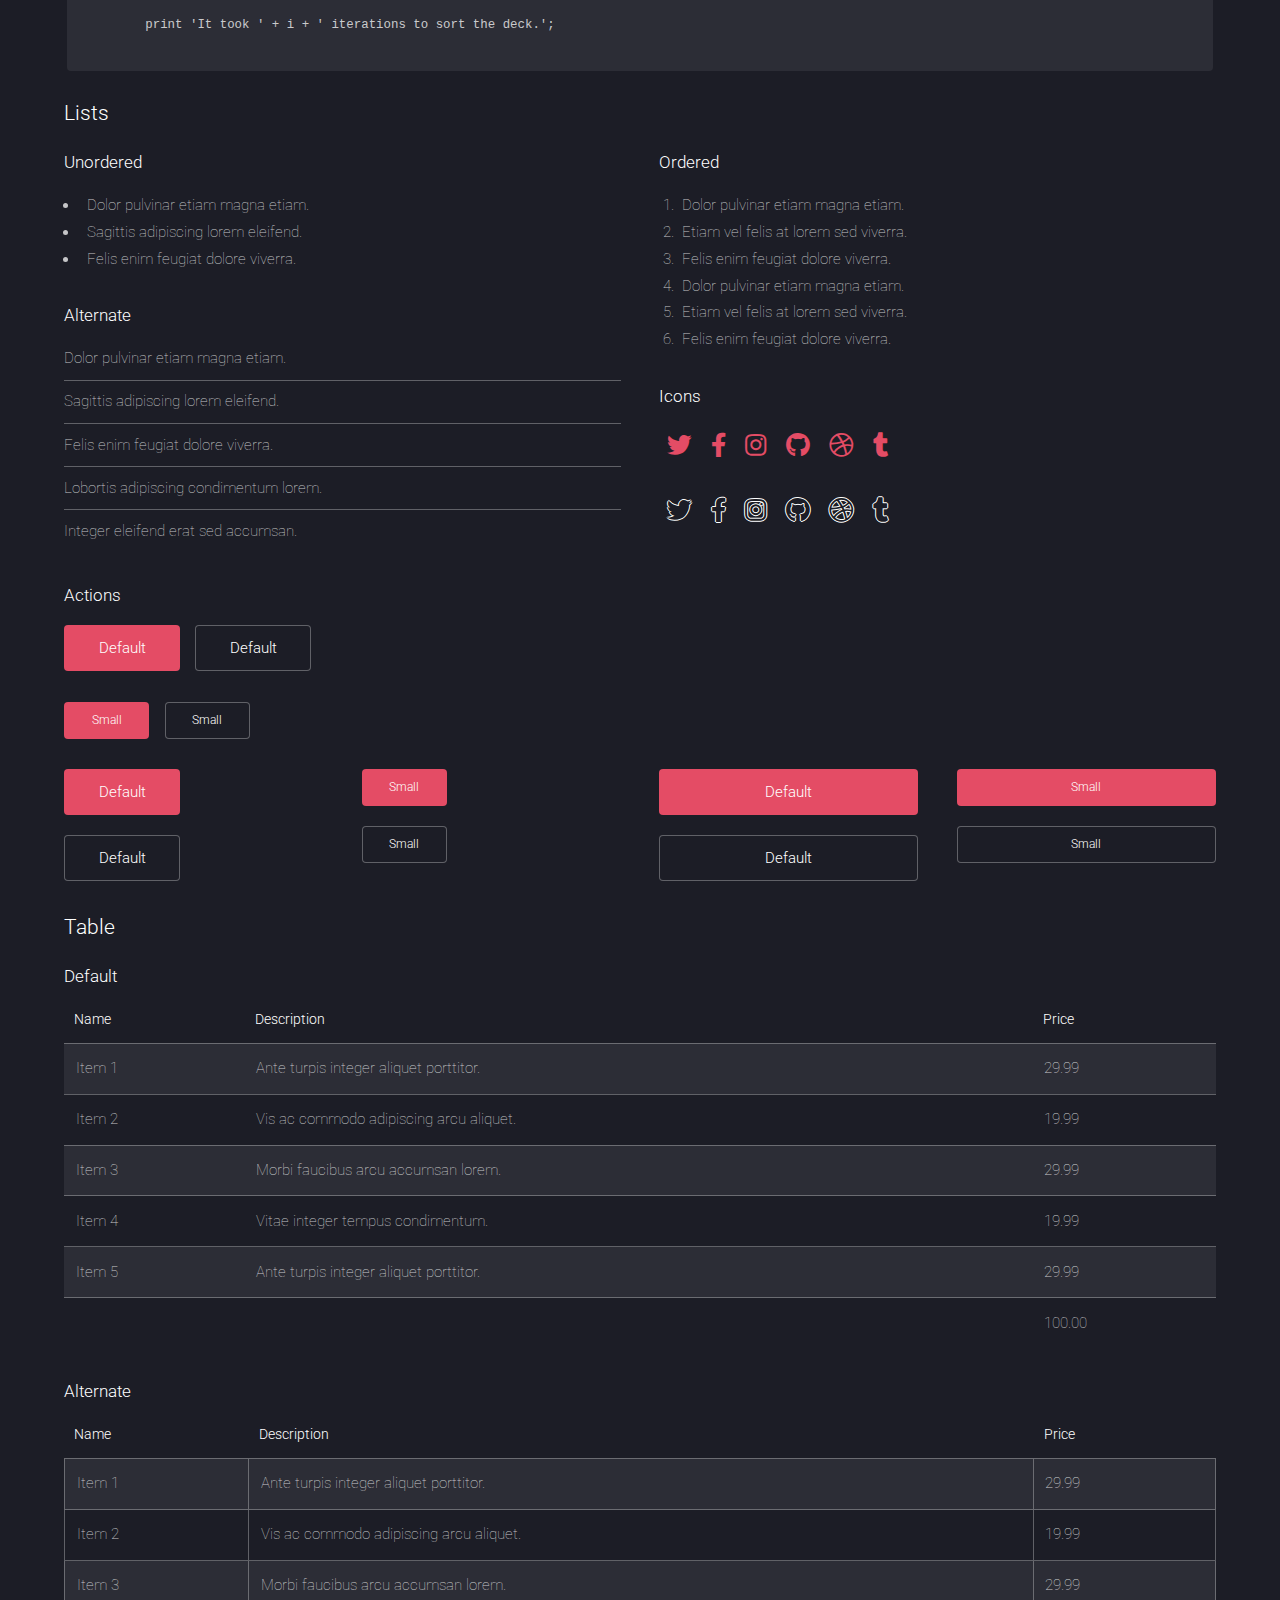
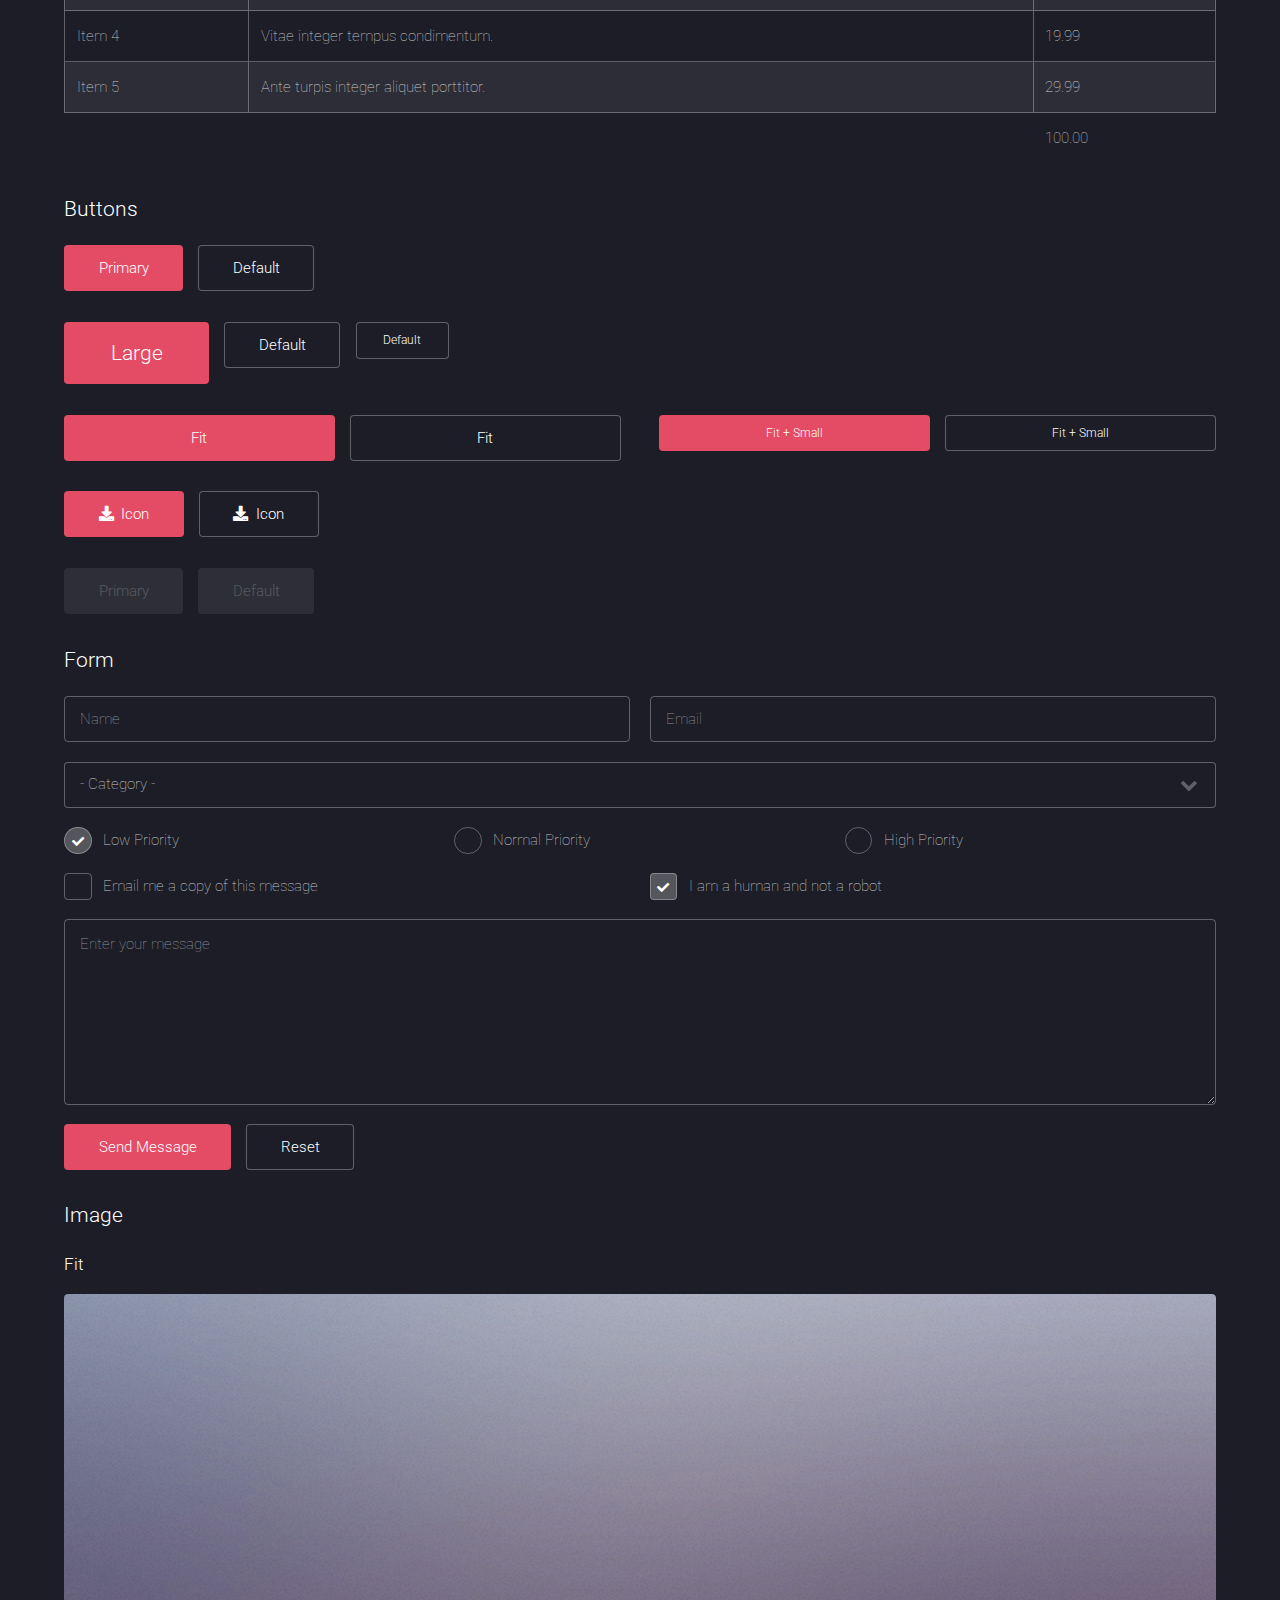
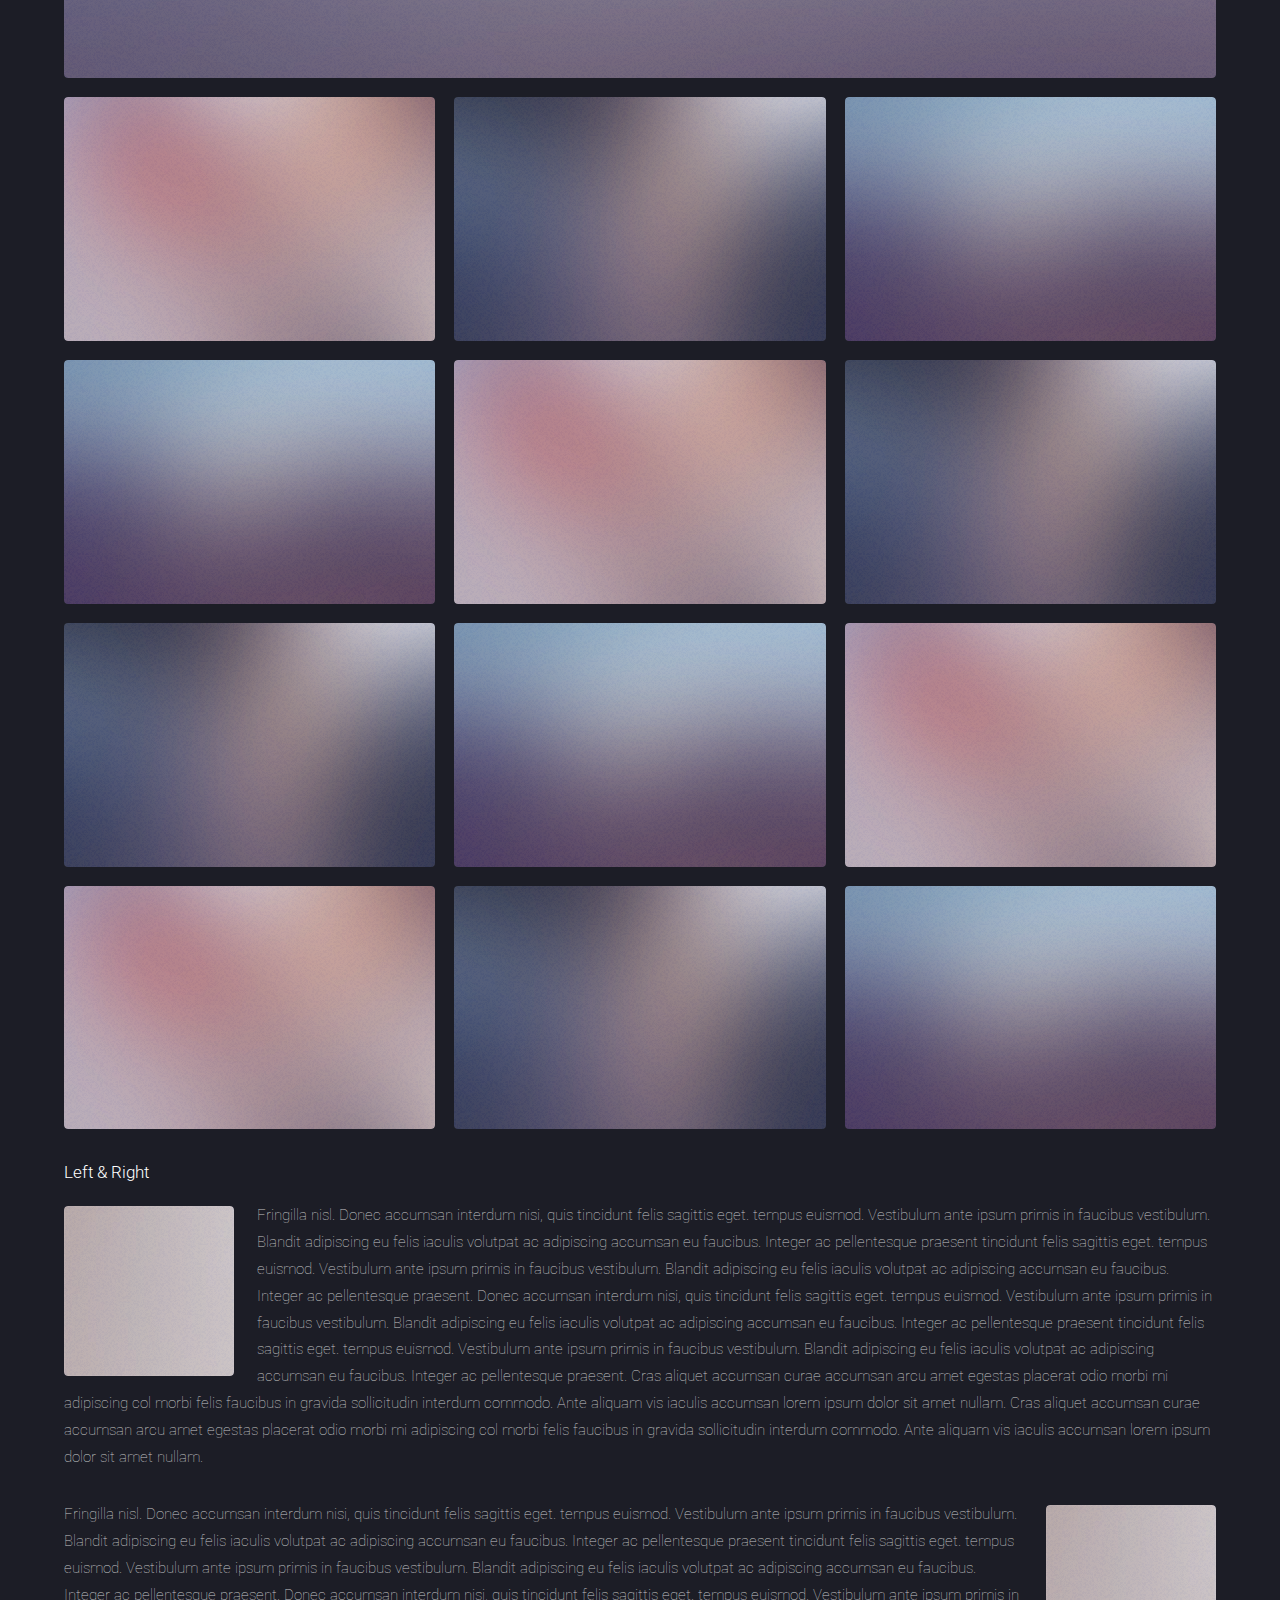
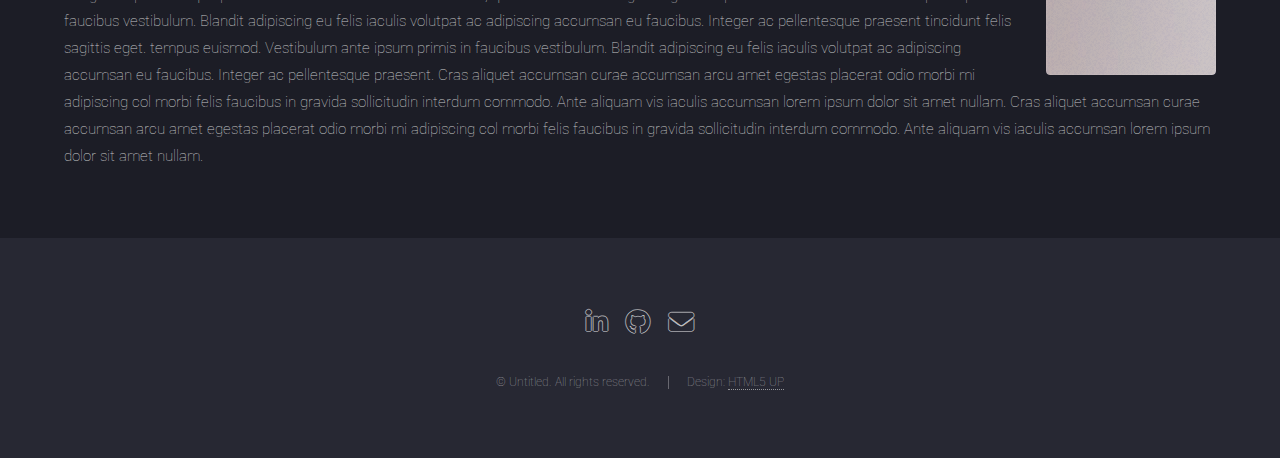
<file: elements.html>
<!DOCTYPE HTML>
<!--
	Landed by HTML5 UP
	html5up.net | @ajlkn
	Free for personal and commercial use under the CCA 3.0 license (html5up.net/license)
-->
<html>
	<head>
		<title>Elements - Landed by HTML5 UP</title>
		<meta charset="utf-8" />
		<meta name="viewport" content="width=device-width, initial-scale=1, user-scalable=no" />
		<link rel="stylesheet" href="assets/css/main.css" />
		<noscript><link rel="stylesheet" href="assets/css/noscript.css" /></noscript>
	</head>
	<body class="is-preload">
		<div id="page-wrapper">

			<!-- Header -->
				<header id="header">
					<h1 id="logo"><a href="index.html">Welcome</a></h1>
					<nav id="nav">
						<ul>
							<li><a href="index.html">Home</a></li>
							<li>
								<a href="#">Projects</a>
								<ul>
									<li><a href="ObjectDetection.html">Machine Learning: Object Detection</a></li>
									<!--<li><a href="right-sidebar.html">Right Sidebar</a></li>-->
									<!--<li><a href="no-sidebar.html">No Sidebar</a></li>	-->								
								</ul>
							</li>
							<li><a href="elements.html">Elements</a></li>							
						</ul>
					</nav>
				</header>

			<!-- Main -->
				<div id="main" class="wrapper style1">
					<div class="container">
						<header class="major">
							<h2>Elements</h2>
							<p>Ipsum dolor feugiat aliquam tempus sed magna lorem consequat accumsan</p>
						</header>

						<!-- Text -->
							<section>
								<h3>Text</h3>
								<p>This is <b>bold</b> and this is <strong>strong</strong>. This is <i>italic</i> and this is <em>emphasized</em>.
								This is <sup>superscript</sup> text and this is <sub>subscript</sub> text.
								This is <u>underlined</u> and this is code: <code>for (;;) { ... }</code>. Finally, <a href="#">this is a link</a>.</p>

								<hr />

								<header>
									<h3>Heading with a Subtitle</h3>
									<p>Lorem ipsum dolor sit amet nullam id egestas urna aliquam</p>
								</header>
								<p>Nunc lacinia ante nunc ac lobortis. Interdum adipiscing gravida odio porttitor sem non mi integer non faucibus ornare mi ut ante amet placerat aliquet. Volutpat eu sed ante lacinia sapien lorem accumsan varius montes viverra nibh in adipiscing blandit tempus accumsan.</p>
								<header>
									<h4>Heading with a Subtitle</h4>
									<p>Lorem ipsum dolor sit amet nullam id egestas urna aliquam</p>
								</header>
								<p>Nunc lacinia ante nunc ac lobortis. Interdum adipiscing gravida odio porttitor sem non mi integer non faucibus ornare mi ut ante amet placerat aliquet. Volutpat eu sed ante lacinia sapien lorem accumsan varius montes viverra nibh in adipiscing blandit tempus accumsan.</p>

								<hr />

								<h2>Heading Level 2</h2>
								<h3>Heading Level 3</h3>
								<h4>Heading Level 4</h4>
								<h5>Heading Level 5</h5>
								<h6>Heading Level 6</h6>

								<hr />

								<h4>Blockquote</h4>
								<blockquote>Fringilla nisl. Donec accumsan interdum nisi, quis tincidunt felis sagittis eget tempus euismod. Vestibulum ante ipsum primis in faucibus vestibulum. Blandit adipiscing eu felis iaculis volutpat ac adipiscing accumsan faucibus. Vestibulum ante ipsum primis in faucibus lorem ipsum dolor sit amet nullam adipiscing eu felis.</blockquote>

								<h4>Preformatted</h4>
								<pre><code>i = 0;

	while (!deck.isInOrder()) {
	    print 'Iteration ' + i;
	    deck.shuffle();
	    i++;
	}

	print 'It took ' + i + ' iterations to sort the deck.';
	</code></pre>
							</section>

						<!-- Lists -->
							<section>
								<h3>Lists</h3>
								<div class="row">
									<div class="col-6 col-12-xsmall">

										<h4>Unordered</h4>
										<ul>
											<li>Dolor pulvinar etiam magna etiam.</li>
											<li>Sagittis adipiscing lorem eleifend.</li>
											<li>Felis enim feugiat dolore viverra.</li>
										</ul>

										<h4>Alternate</h4>
										<ul class="alt">
											<li>Dolor pulvinar etiam magna etiam.</li>
											<li>Sagittis adipiscing lorem eleifend.</li>
											<li>Felis enim feugiat dolore viverra.</li>
											<li>Lobortis adipiscing condimentum lorem.</li>
											<li>Integer eleifend erat sed accumsan.</li>
										</ul>

									</div>
									<div class="col-6 col-12-xsmall">

										<h4>Ordered</h4>
										<ol>
											<li>Dolor pulvinar etiam magna etiam.</li>
											<li>Etiam vel felis at lorem sed viverra.</li>
											<li>Felis enim feugiat dolore viverra.</li>
											<li>Dolor pulvinar etiam magna etiam.</li>
											<li>Etiam vel felis at lorem sed viverra.</li>
											<li>Felis enim feugiat dolore viverra.</li>
										</ol>

										<h4>Icons</h4>
										<ul class="icons">
											<li><a href="#" class="icon brands fa-twitter"><span class="label">Twitter</span></a></li>
											<li><a href="#" class="icon brands fa-facebook-f"><span class="label">Facebook</span></a></li>
											<li><a href="#" class="icon brands fa-instagram"><span class="label">Instagram</span></a></li>
											<li><a href="#" class="icon brands fa-github"><span class="label">Github</span></a></li>
											<li><a href="#" class="icon brands fa-dribbble"><span class="label">Dribbble</span></a></li>
											<li><a href="#" class="icon brands fa-tumblr"><span class="label">Tumblr</span></a></li>
										</ul>
										<ul class="icons">
											<li><a href="#" class="icon brands alt fa-twitter"><span class="label">Twitter</span></a></li>
											<li><a href="#" class="icon brands alt fa-facebook-f"><span class="label">Facebook</span></a></li>
											<li><a href="#" class="icon brands alt fa-instagram"><span class="label">Instagram</span></a></li>
											<li><a href="#" class="icon brands alt fa-github"><span class="label">Github</span></a></li>
											<li><a href="#" class="icon brands alt fa-dribbble"><span class="label">Dribbble</span></a></li>
											<li><a href="#" class="icon brands alt fa-tumblr"><span class="label">Tumblr</span></a></li>
										</ul>

									</div>
								</div>

								<h4>Actions</h4>
								<ul class="actions">
									<li><a href="#" class="button primary">Default</a></li>
									<li><a href="#" class="button">Default</a></li>
								</ul>
								<ul class="actions small">
									<li><a href="#" class="button primary small">Small</a></li>
									<li><a href="#" class="button small">Small</a></li>
								</ul>
								<div class="row">
									<div class="col-3 col-6-medium col-12-xsmall">
										<ul class="actions stacked">
											<li><a href="#" class="button primary">Default</a></li>
											<li><a href="#" class="button">Default</a></li>
										</ul>
									</div>
									<div class="col-3 col-6-medium col-12-xsmall">
										<ul class="actions stacked">
											<li><a href="#" class="button primary small">Small</a></li>
											<li><a href="#" class="button small">Small</a></li>
										</ul>
									</div>
									<div class="col-3 col-6-medium col-12-xsmall">
										<ul class="actions stacked">
											<li><a href="#" class="button primary fit">Default</a></li>
											<li><a href="#" class="button fit">Default</a></li>
										</ul>
									</div>
									<div class="col-3 col-6-medium col-12-xsmall">
										<ul class="actions stacked">
											<li><a href="#" class="button primary small fit">Small</a></li>
											<li><a href="#" class="button small fit">Small</a></li>
										</ul>
									</div>
								</div>
							</section>

						<!-- Table -->
							<section>
								<h3>Table</h3>
								<h4>Default</h4>
								<div class="table-wrapper">
									<table>
										<thead>
											<tr>
												<th>Name</th>
												<th>Description</th>
												<th>Price</th>
											</tr>
										</thead>
										<tbody>
											<tr>
												<td>Item 1</td>
												<td>Ante turpis integer aliquet porttitor.</td>
												<td>29.99</td>
											</tr>
											<tr>
												<td>Item 2</td>
												<td>Vis ac commodo adipiscing arcu aliquet.</td>
												<td>19.99</td>
											</tr>
											<tr>
												<td>Item 3</td>
												<td> Morbi faucibus arcu accumsan lorem.</td>
												<td>29.99</td>
											</tr>
											<tr>
												<td>Item 4</td>
												<td>Vitae integer tempus condimentum.</td>
												<td>19.99</td>
											</tr>
											<tr>
												<td>Item 5</td>
												<td>Ante turpis integer aliquet porttitor.</td>
												<td>29.99</td>
											</tr>
										</tbody>
										<tfoot>
											<tr>
												<td colspan="2"></td>
												<td>100.00</td>
											</tr>
										</tfoot>
									</table>
								</div>
								<h4>Alternate</h4>
								<div class="table-wrapper">
									<table class="alt">
										<thead>
											<tr>
												<th>Name</th>
												<th>Description</th>
												<th>Price</th>
											</tr>
										</thead>
										<tbody>
											<tr>
												<td>Item 1</td>
												<td>Ante turpis integer aliquet porttitor.</td>
												<td>29.99</td>
											</tr>
											<tr>
												<td>Item 2</td>
												<td>Vis ac commodo adipiscing arcu aliquet.</td>
												<td>19.99</td>
											</tr>
											<tr>
												<td>Item 3</td>
												<td> Morbi faucibus arcu accumsan lorem.</td>
												<td>29.99</td>
											</tr>
											<tr>
												<td>Item 4</td>
												<td>Vitae integer tempus condimentum.</td>
												<td>19.99</td>
											</tr>
											<tr>
												<td>Item 5</td>
												<td>Ante turpis integer aliquet porttitor.</td>
												<td>29.99</td>
											</tr>
										</tbody>
										<tfoot>
											<tr>
												<td colspan="2"></td>
												<td>100.00</td>
											</tr>
										</tfoot>
									</table>
								</div>
							</section>

						<!-- Buttons -->
							<section>
								<h3>Buttons</h3>
								<ul class="actions">
									<li><a href="#" class="button primary">Primary</a></li>
									<li><a href="#" class="button">Default</a></li>
								</ul>
								<ul class="actions">
									<li><a href="#" class="button primary large">Large</a></li>
									<li><a href="#" class="button">Default</a></li>
									<li><a href="#" class="button small">Default</a></li>
								</ul>
								<div class="row">
									<div class="col-6 col-12-xsmall">
										<ul class="actions fit">
											<li><a href="#" class="button primary fit">Fit</a></li>
											<li><a href="#" class="button fit">Fit</a></li>
										</ul>
									</div>
									<div class="col-6 col-12-xsmall">
										<ul class="actions fit small">
											<li><a href="#" class="button primary fit small">Fit + Small</a></li>
											<li><a href="#" class="button fit small">Fit + Small</a></li>
										</ul>
									</div>
								</div>
								<ul class="actions">
									<li><a href="#" class="button primary icon solid fa-download">Icon</a></li>
									<li><a href="#" class="button icon solid fa-download">Icon</a></li>
								</ul>
								<ul class="actions">
									<li><span class="button primary disabled">Primary</span></li>
									<li><span class="button disabled">Default</span></li>
								</ul>
							</section>

						<!-- Form -->
							<section>
								<h3>Form</h3>
								<form method="post" action="#">
									<div class="row gtr-uniform gtr-50">
										<div class="col-6 col-12-xsmall">
											<input type="text" name="name" id="name" value="" placeholder="Name" />
										</div>
										<div class="col-6 col-12-xsmall">
											<input type="email" name="email" id="email" value="" placeholder="Email" />
										</div>
										<div class="col-12">
											<select name="category" id="category">
												<option value="">- Category -</option>
												<option value="1">Manufacturing</option>
												<option value="1">Shipping</option>
												<option value="1">Administration</option>
												<option value="1">Human Resources</option>
											</select>
										</div>
										<div class="col-4 col-12-medium">
											<input type="radio" id="priority-low" name="priority" checked>
											<label for="priority-low">Low Priority</label>
										</div>
										<div class="col-4 col-12-medium">
											<input type="radio" id="priority-normal" name="priority">
											<label for="priority-normal">Normal Priority</label>
										</div>
										<div class="col-4 col-12-medium">
											<input type="radio" id="priority-high" name="priority">
											<label for="priority-high">High Priority</label>
										</div>
										<div class="col-6 col-12-medium">
											<input type="checkbox" id="copy" name="copy">
											<label for="copy">Email me a copy of this message</label>
										</div>
										<div class="col-6 col-12-medium">
											<input type="checkbox" id="human" name="human" checked>
											<label for="human">I am a human and not a robot</label>
										</div>
										<div class="col-12">
											<textarea name="message" id="message" placeholder="Enter your message" rows="6"></textarea>
										</div>
										<div class="col-12">
											<ul class="actions">
												<li><input type="submit" value="Send Message" class="primary" /></li>
												<li><input type="reset" value="Reset" /></li>
											</ul>
										</div>
									</div>
								</form>
							</section>

						<!-- Image -->
							<section>
								<h3>Image</h3>
								<h4>Fit</h4>
								<div class="box alt">
									<div class="row gtr-50 gtr-uniform">
										<div class="col-12"><span class="image fit"><img src="images/pic07.jpg" alt="" /></span></div>
										<div class="col-4 col-6-xsmall"><span class="image fit"><img src="images/pic02.jpg" alt="" /></span></div>
										<div class="col-4 col-6-xsmall"><span class="image fit"><img src="images/pic03.jpg" alt="" /></span></div>
										<div class="col-4 col-6-xsmall"><span class="image fit"><img src="images/pic04.jpg" alt="" /></span></div>
										<div class="col-4 col-6-xsmall"><span class="image fit"><img src="images/pic04.jpg" alt="" /></span></div>
										<div class="col-4 col-6-xsmall"><span class="image fit"><img src="images/pic02.jpg" alt="" /></span></div>
										<div class="col-4 col-6-xsmall"><span class="image fit"><img src="images/pic03.jpg" alt="" /></span></div>
										<div class="col-4 col-6-xsmall"><span class="image fit"><img src="images/pic03.jpg" alt="" /></span></div>
										<div class="col-4 col-6-xsmall"><span class="image fit"><img src="images/pic04.jpg" alt="" /></span></div>
										<div class="col-4 col-6-xsmall"><span class="image fit"><img src="images/pic02.jpg" alt="" /></span></div>
										<div class="col-4 col-6-xsmall"><span class="image fit"><img src="images/pic02.jpg" alt="" /></span></div>
										<div class="col-4 col-6-xsmall"><span class="image fit"><img src="images/pic03.jpg" alt="" /></span></div>
										<div class="col-4 col-6-xsmall"><span class="image fit"><img src="images/pic04.jpg" alt="" /></span></div>
									</div>
								</div>

								<h4>Left &amp; Right</h4>
								<p><span class="image left"><img src="images/pic08.jpg" alt="" /></span>Fringilla nisl. Donec accumsan interdum nisi, quis tincidunt felis sagittis eget. tempus euismod. Vestibulum ante ipsum primis in faucibus vestibulum. Blandit adipiscing eu felis iaculis volutpat ac adipiscing accumsan eu faucibus. Integer ac pellentesque praesent tincidunt felis sagittis eget. tempus euismod. Vestibulum ante ipsum primis in faucibus vestibulum. Blandit adipiscing eu felis iaculis volutpat ac adipiscing accumsan eu faucibus. Integer ac pellentesque praesent. Donec accumsan interdum nisi, quis tincidunt felis sagittis eget. tempus euismod. Vestibulum ante ipsum primis in faucibus vestibulum. Blandit adipiscing eu felis iaculis volutpat ac adipiscing accumsan eu faucibus. Integer ac pellentesque praesent tincidunt felis sagittis eget. tempus euismod. Vestibulum ante ipsum primis in faucibus vestibulum. Blandit adipiscing eu felis iaculis volutpat ac adipiscing accumsan eu faucibus. Integer ac pellentesque praesent. Cras aliquet accumsan curae accumsan arcu amet egestas placerat odio morbi mi adipiscing col morbi felis faucibus in gravida sollicitudin interdum commodo. Ante aliquam vis iaculis accumsan lorem ipsum dolor sit amet nullam. Cras aliquet accumsan curae accumsan arcu amet egestas placerat odio morbi mi adipiscing col morbi felis faucibus in gravida sollicitudin interdum commodo. Ante aliquam vis iaculis accumsan lorem ipsum dolor sit amet nullam.</p>
								<p><span class="image right"><img src="images/pic08.jpg" alt="" /></span>Fringilla nisl. Donec accumsan interdum nisi, quis tincidunt felis sagittis eget. tempus euismod. Vestibulum ante ipsum primis in faucibus vestibulum. Blandit adipiscing eu felis iaculis volutpat ac adipiscing accumsan eu faucibus. Integer ac pellentesque praesent tincidunt felis sagittis eget. tempus euismod. Vestibulum ante ipsum primis in faucibus vestibulum. Blandit adipiscing eu felis iaculis volutpat ac adipiscing accumsan eu faucibus. Integer ac pellentesque praesent. Donec accumsan interdum nisi, quis tincidunt felis sagittis eget. tempus euismod. Vestibulum ante ipsum primis in faucibus vestibulum. Blandit adipiscing eu felis iaculis volutpat ac adipiscing accumsan eu faucibus. Integer ac pellentesque praesent tincidunt felis sagittis eget. tempus euismod. Vestibulum ante ipsum primis in faucibus vestibulum. Blandit adipiscing eu felis iaculis volutpat ac adipiscing accumsan eu faucibus. Integer ac pellentesque praesent. Cras aliquet accumsan curae accumsan arcu amet egestas placerat odio morbi mi adipiscing col morbi felis faucibus in gravida sollicitudin interdum commodo. Ante aliquam vis iaculis accumsan lorem ipsum dolor sit amet nullam. Cras aliquet accumsan curae accumsan arcu amet egestas placerat odio morbi mi adipiscing col morbi felis faucibus in gravida sollicitudin interdum commodo. Ante aliquam vis iaculis accumsan lorem ipsum dolor sit amet nullam.</p>
							</section>

					</div>
				</div>

			<!-- Footer -->
				<footer id="footer">
					<ul class="icons">
						<li><a href="https://ca.linkedin.com/in/licyrus" class="icon brands alt fa-linkedin-in"><span class="label">LinkedIn</span></a></li>
						<li><a href="https://cyrusgis.github.io" class="icon brands alt fa-github"><span class="label">GitHub</span></a></li>
						<li><a href="mailto:kwanlokli@gmail.com" class="icon solid alt fa-envelope"><span class="label">Email</span></a></li>
					</ul>
					<ul class="copyright">
						<li>&copy; Untitled. All rights reserved.</li><li>Design: <a href="http://html5up.net">HTML5 UP</a></li>
					</ul>
				</footer>

		</div>

		<!-- Scripts -->
			<script src="assets/js/jquery.min.js"></script>
			<script src="assets/js/jquery.scrolly.min.js"></script>
			<script src="assets/js/jquery.dropotron.min.js"></script>
			<script src="assets/js/jquery.scrollex.min.js"></script>
			<script src="assets/js/browser.min.js"></script>
			<script src="assets/js/breakpoints.min.js"></script>
			<script src="assets/js/util.js"></script>
			<script src="assets/js/main.js"></script>

	</body>
</html>
</file>
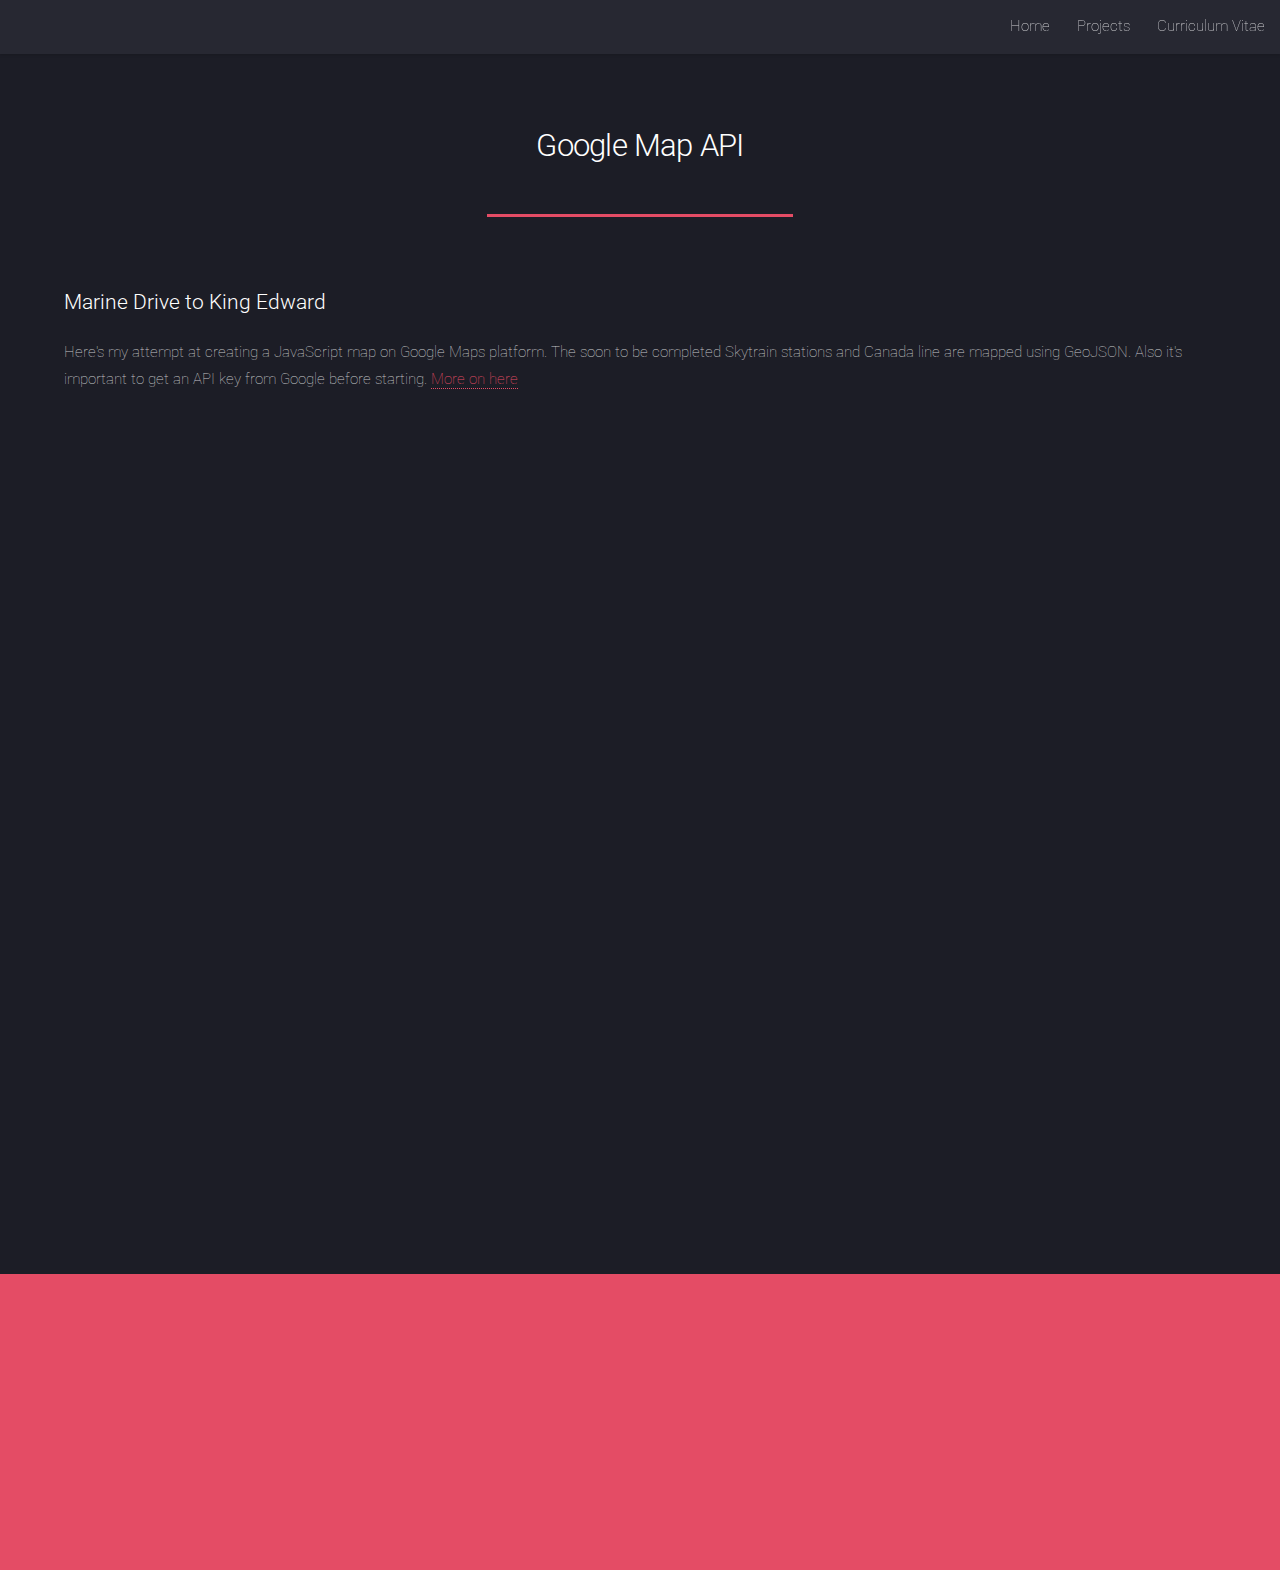
<file: GoogleMapAPI.html>
<!DOCTYPE HTML>

<html>
	<head>
		<title>Google Map API</title>
		<meta charset="utf-8" />
		<meta name="viewport" content="width=device-width, initial-scale=1, user-scalable=no" />
		<link rel="stylesheet" href="assets/css/main.css" />
		<noscript><link rel="stylesheet" href="assets/css/noscript.css" /></noscript>
	</head>
	<body class="is-preload">
		<div id="page-wrapper">

			<!-- Header -->
				<header id="header">
					<!--<h1 id="logo"><a href="index.html">Welcome</a></h1>-->
					<nav id="nav">
						<ul>
							<li><a href="index.html">Home</a></li>
							<li>
								<a href="#">Projects</a>
								<ul>
									<li><a href="ObjectDetection.html">Object Detection</a></li>
									<li><a href="USAPopulation.html">USA Population Analysis</a></li>
									<li><a href="GoogleMapAPI.html">Google Map API</a></li>
									<li><a href="LeafletMap.html">Leaflet Map</a></li>
                 							<li><a href="DataVisualization.html">Data Visualization</a></li>
                  							<li><a href="DetectPatterns.html">Detect Patterns</a></li>
								</ul>
							</li>
							<li><a href="curriculum-vitae.html">Curriculum Vitae</a></li>						
						</ul>
					</nav>
				</header>

			<!-- Main -->
				<div id="main" class="wrapper style1">
					<div class="container">
						<header class="major">
							<h2>Google Map API</h2>
							
						</header>

						<!-- Content -->
							<section id="content">
								<h3>Marine Drive to King Edward</h3>
								<div>
									<p>Here's my attempt at creating a JavaScript map on Google Maps platform. The soon to be completed Skytrain stations and Canada line are mapped using GeoJSON. Also it's important to get an API key from Google before starting. <a href="https://developers.google.com/maps/documentation/javascript/adding-a-google-map">More on here</a>  </p>
 								 <div style="padding-top:0.25%;">
   									<iframe src="https://cyrusgis.github.io/GoogleMap/" frameborder="0" allowfullscreen
    									  style="width:100%;height:800px;"></iframe>
  									</div>
								</div>
								
								

							</section>

					</div>
				</div>

			<section id="five" class="wrapper style2 special fade">
				<div class="container">
					<header>
						<h2>Contact</h2>
						<p>Feel free to connect with me</p>
					</header>
					<ul class="icons">					
					<li><a href="https://ca.linkedin.com/in/licyrus" class="icon brands alt fa-linkedin-in"><span class="label">LinkedIn</span></a></li>
					<li><a href="https://cyrusgis.github.io" class="icon brands alt fa-github"><span class="label">GitHub</span></a></li>
					<li><a href="mailto:cyrusli.gis@gmail.com" class="icon solid alt fa-envelope"><span class="label">Email</span></a></li>
				</ul>
				</div>
			</section>

		</div>

		<!-- Scripts -->
			<script src="assets/js/jquery.min.js"></script>
			<script src="assets/js/jquery.scrolly.min.js"></script>
			<script src="assets/js/jquery.dropotron.min.js"></script>
			<script src="assets/js/jquery.scrollex.min.js"></script>
			<script src="assets/js/browser.min.js"></script>
			<script src="assets/js/breakpoints.min.js"></script>
			<script src="assets/js/util.js"></script>
			<script src="assets/js/main.js"></script>

	</body>
</html>
</file>
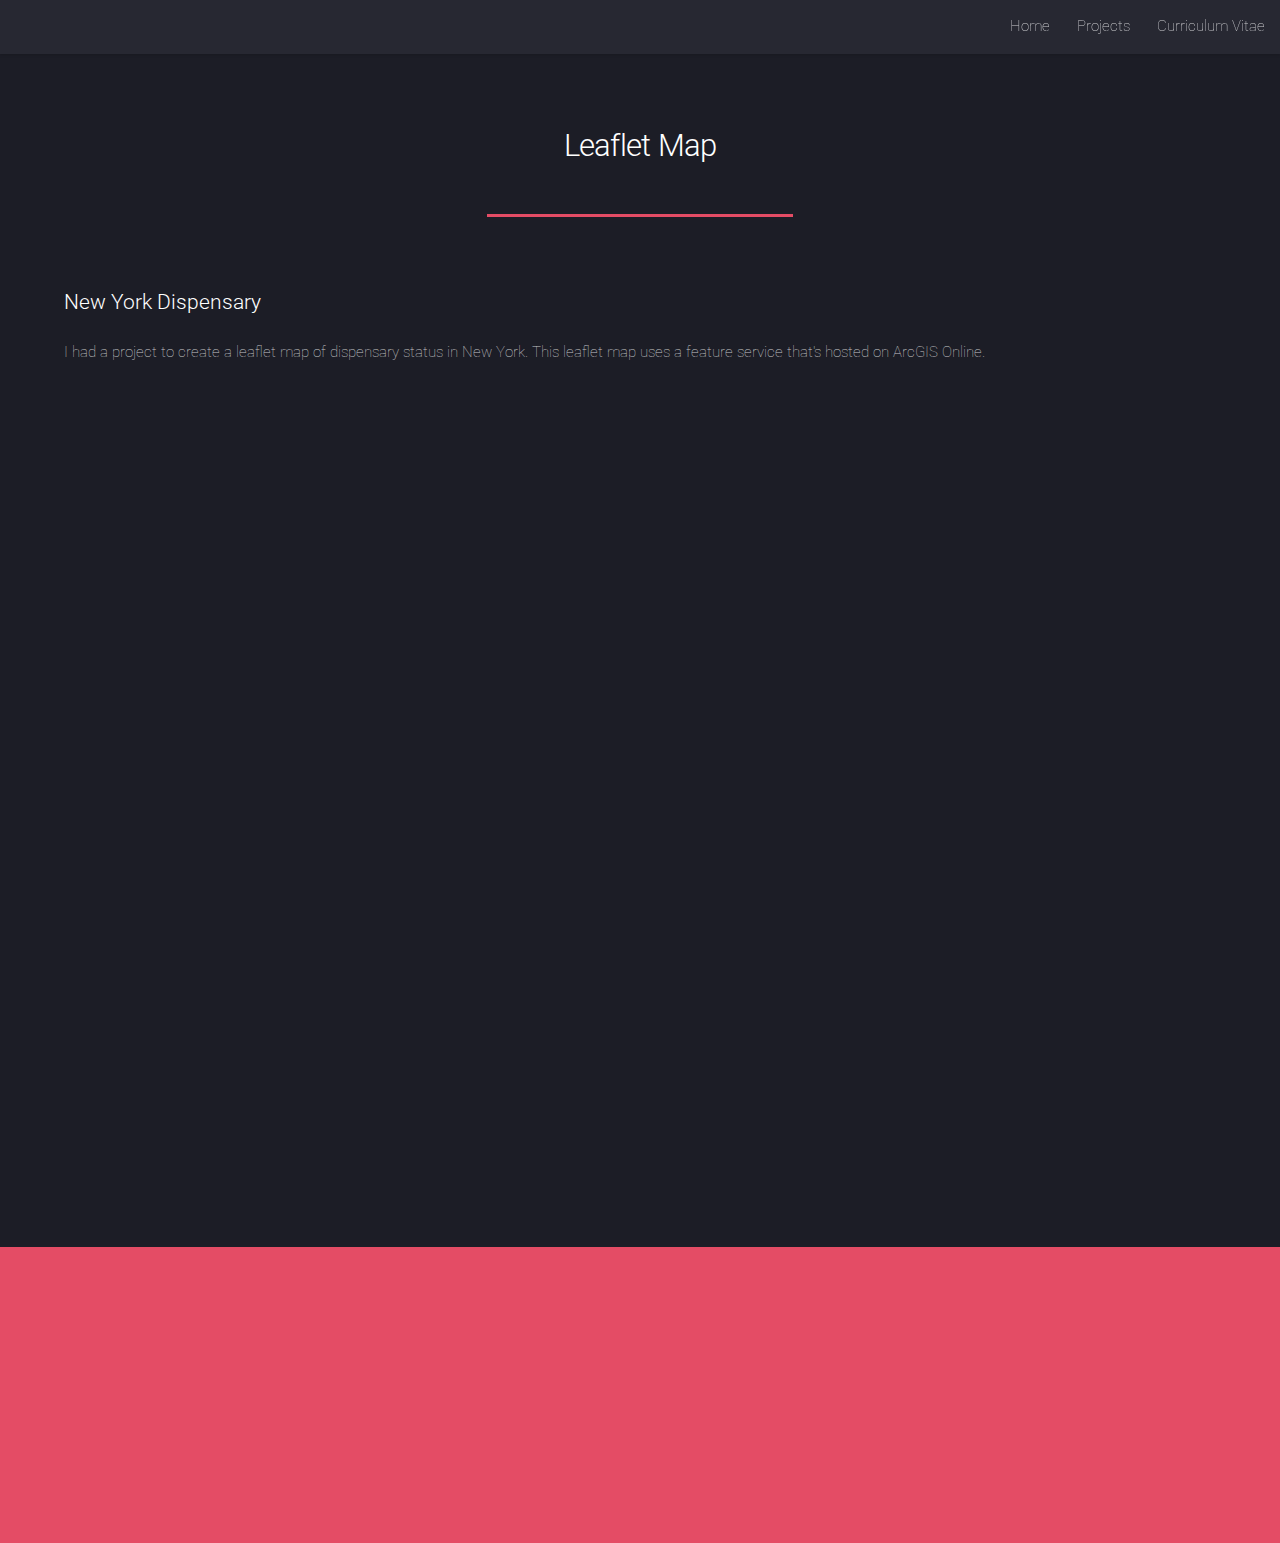
<file: LeafletMap.html>
<!DOCTYPE HTML>

<html>
	<head>
		<title>Leaflet map</title>
		<meta charset="utf-8" />
		<meta name="viewport" content="width=device-width, initial-scale=1, user-scalable=no" />
		<link rel="stylesheet" href="assets/css/main.css" />
		<noscript><link rel="stylesheet" href="assets/css/noscript.css" /></noscript>
	</head>
	<body class="is-preload">
		<div id="page-wrapper">

			<!-- Header -->
				<header id="header">
					<!--<h1 id="logo"><a href="index.html">Welcome</a></h1>-->
					<nav id="nav">
						<ul>
							<li><a href="index.html">Home</a></li>
							<li>
								<a href="#">Projects</a>
								<ul>
									<li><a href="ObjectDetection.html">Object Detection</a></li>
									<li><a href="USAPopulation.html">USA Population Analysis</a></li>
									<li><a href="GoogleMapAPI.html">Google Map API</a></li>
									<li><a href="LeafletMap.html">Leaflet Map</a></li>
                 							<li><a href="DataVisualization.html">Data Visualization</a></li>
                  							<li><a href="DetectPatterns.html">Detect Patterns</a></li>
								</ul>
							</li>
							<li><a href="curriculum-vitae.html">Curriculum Vitae</a></li>						
						</ul>
					</nav>
				</header>

			<!-- Main -->
				<div id="main" class="wrapper style1">
					<div class="container">
						<header class="major">
							<h2>Leaflet Map</h2>
							
						</header>

						<!-- Content -->
							<section id="content">
								<h3>New York Dispensary</h3>
								<div>
									<p>I had a project to create a leaflet map of dispensary status in New York. This leaflet map uses a feature service that's hosted on ArcGIS Online.</p>
 								 <div style="padding-top:0.25%;">
   									<iframe src="https://cyrusgis.github.io/Dispensary/NY.html" frameborder="0" allowfullscreen
    									  style="width:100%;height:800px;"></iframe>
  									</div>
								</div>
								
								

							</section>

					</div>
				</div>

			<section id="five" class="wrapper style2 special fade">
				<div class="container">
					<header>
						<h2>Contact</h2>
						<p>Feel free to connect with me</p>
					</header>
					<ul class="icons">					
					<li><a href="https://ca.linkedin.com/in/licyrus" class="icon brands alt fa-linkedin-in"><span class="label">LinkedIn</span></a></li>
					<li><a href="https://cyrusgis.github.io" class="icon brands alt fa-github"><span class="label">GitHub</span></a></li>
					<li><a href="mailto:cyrusli.gis@gmail.com" class="icon solid alt fa-envelope"><span class="label">Email</span></a></li>
				</ul>
				</div>
			</section>

		</div>

		<!-- Scripts -->
			<script src="assets/js/jquery.min.js"></script>
			<script src="assets/js/jquery.scrolly.min.js"></script>
			<script src="assets/js/jquery.dropotron.min.js"></script>
			<script src="assets/js/jquery.scrollex.min.js"></script>
			<script src="assets/js/browser.min.js"></script>
			<script src="assets/js/breakpoints.min.js"></script>
			<script src="assets/js/util.js"></script>
			<script src="assets/js/main.js"></script>

	</body>
</html>
</file>
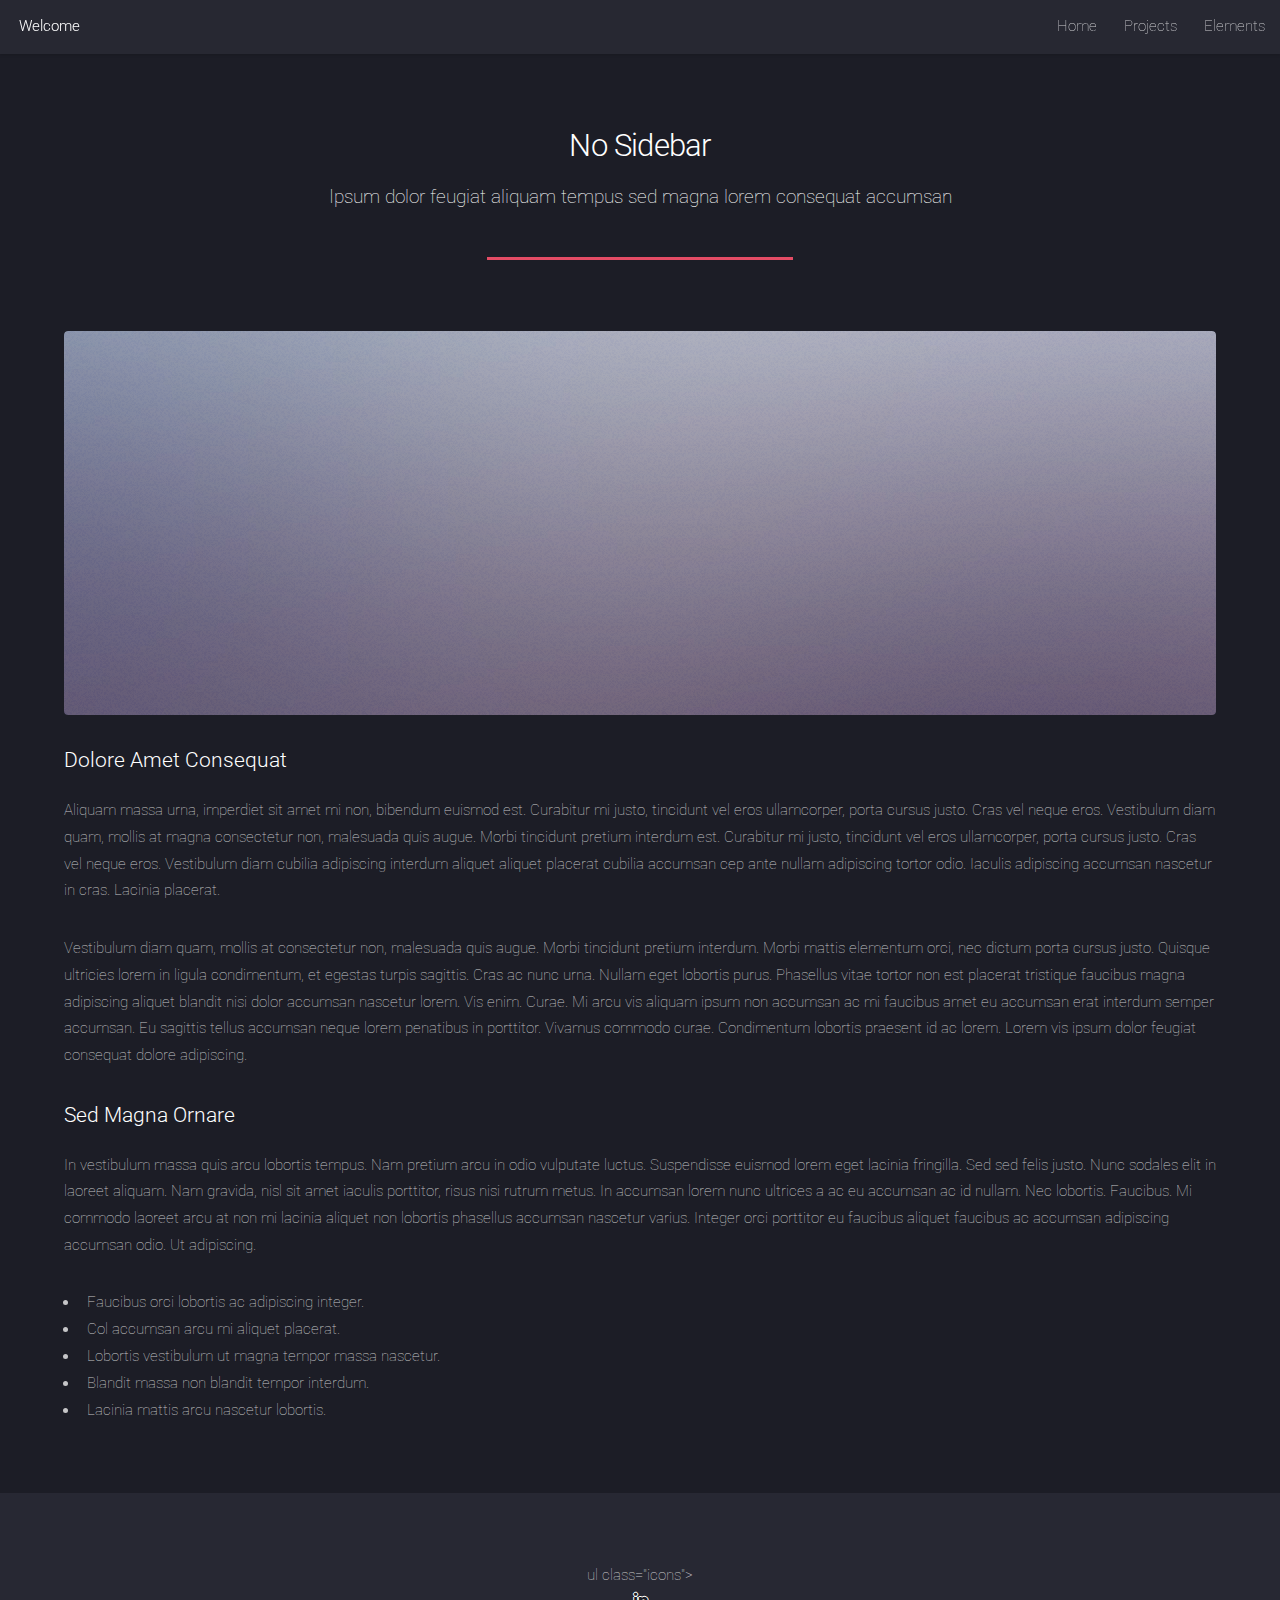
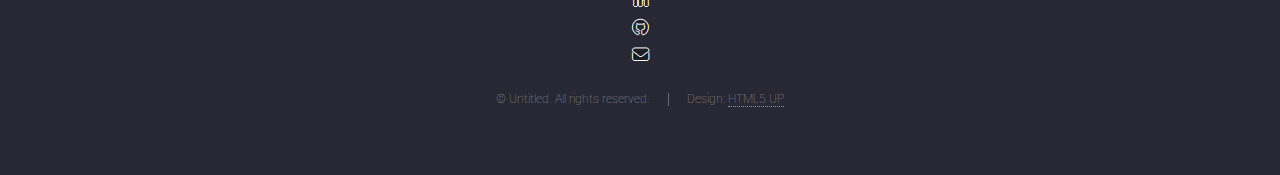
<file: no-sidebar.html>
<!DOCTYPE HTML>
<!--
	Landed by HTML5 UP
	html5up.net | @ajlkn
	Free for personal and commercial use under the CCA 3.0 license (html5up.net/license)
-->
<html>
	<head>
		<title>No Sidebar - Landed by HTML5 UP</title>
		<meta charset="utf-8" />
		<meta name="viewport" content="width=device-width, initial-scale=1, user-scalable=no" />
		<link rel="stylesheet" href="assets/css/main.css" />
		<noscript><link rel="stylesheet" href="assets/css/noscript.css" /></noscript>
	</head>
	<body class="is-preload">
		<div id="page-wrapper">

			<!-- Header -->
				<header id="header">
					<h1 id="logo"><a href="index.html">Welcome</a></h1>
					<nav id="nav">
						<ul>
							<li><a href="index.html">Home</a></li>
							<li>
								<a href="#">Projects</a>
								<ul>
									<li><a href="ObjectDetection.html">Machine Learning: Object Detection</a></li>
									<!--<li><a href="right-sidebar.html">Right Sidebar</a></li>-->
									<!--<li><a href="no-sidebar.html">No Sidebar</a></li>	-->								
								</ul>
							</li>
							<li><a href="elements.html">Elements</a></li>							
						</ul>
					</nav>
				</header>

			<!-- Main -->
				<div id="main" class="wrapper style1">
					<div class="container">
						<header class="major">
							<h2>No Sidebar</h2>
							<p>Ipsum dolor feugiat aliquam tempus sed magna lorem consequat accumsan</p>
						</header>

						<!-- Content -->
							<section id="content">
								<a href="#" class="image fit"><img src="images/pic07.jpg" alt="" /></a>
								<h3>Dolore Amet Consequat</h3>
								<p>Aliquam massa urna, imperdiet sit amet mi non, bibendum euismod est. Curabitur mi justo, tincidunt vel eros ullamcorper, porta cursus justo. Cras vel neque eros. Vestibulum diam quam, mollis at magna consectetur non, malesuada quis augue. Morbi tincidunt pretium interdum est. Curabitur mi justo, tincidunt vel eros ullamcorper, porta cursus justo. Cras vel neque eros. Vestibulum diam cubilia adipiscing interdum aliquet aliquet placerat cubilia accumsan cep ante nullam adipiscing tortor odio. Iaculis adipiscing accumsan nascetur in cras. Lacinia placerat.</p>
								<p>Vestibulum diam quam, mollis at consectetur non, malesuada quis augue. Morbi tincidunt pretium interdum. Morbi mattis elementum orci, nec dictum porta cursus justo. Quisque ultricies lorem in ligula condimentum, et egestas turpis sagittis. Cras ac nunc urna. Nullam eget lobortis purus. Phasellus vitae tortor non est placerat tristique faucibus magna adipiscing aliquet blandit nisi dolor accumsan nascetur lorem. Vis enim. Curae. Mi arcu vis aliquam ipsum non accumsan ac mi faucibus amet eu accumsan erat interdum semper accumsan. Eu sagittis tellus accumsan neque lorem penatibus in porttitor. Vivamus commodo curae. Condimentum lobortis praesent id ac lorem. Lorem vis ipsum dolor feugiat consequat dolore adipiscing.</p>
								<h3>Sed Magna Ornare</h3>
								<p>In vestibulum massa quis arcu lobortis tempus. Nam pretium arcu in odio vulputate luctus. Suspendisse euismod lorem eget lacinia fringilla. Sed sed felis justo. Nunc sodales elit in laoreet aliquam. Nam gravida, nisl sit amet iaculis porttitor, risus nisi rutrum metus. In accumsan lorem nunc ultrices a ac eu accumsan ac id nullam. Nec lobortis. Faucibus. Mi commodo laoreet arcu at non mi lacinia aliquet non lobortis phasellus accumsan nascetur varius. Integer orci porttitor eu faucibus aliquet faucibus ac accumsan adipiscing accumsan odio. Ut adipiscing.</p>
								<ul>
									<li>Faucibus orci lobortis ac adipiscing integer.</li>
									<li>Col accumsan arcu mi aliquet placerat.</li>
									<li>Lobortis vestibulum ut magna tempor massa nascetur.</li>
									<li>Blandit massa non blandit tempor interdum.</li>
									<li>Lacinia mattis arcu nascetur lobortis.</li>
								</ul>
							</section>

					</div>
				</div>

			<!-- Footer -->
				<footer id="footer">
					ul class="icons">					
						<li><a href="https://ca.linkedin.com/in/licyrus" class="icon brands alt fa-linkedin-in"><span class="label">LinkedIn</span></a></li>
						<li><a href="https://cyrusgis.github.io" class="icon brands alt fa-github"><span class="label">GitHub</span></a></li>
						<li><a href="mailto:kwanlokli@gmail.com" class="icon solid alt fa-envelope"><span class="label">Email</span></a></li>
					</ul>
					<ul class="copyright">
						<li>&copy; Untitled. All rights reserved.</li><li>Design: <a href="http://html5up.net">HTML5 UP</a></li>
					</ul>
				</footer>

		</div>

		<!-- Scripts -->
			<script src="assets/js/jquery.min.js"></script>
			<script src="assets/js/jquery.scrolly.min.js"></script>
			<script src="assets/js/jquery.dropotron.min.js"></script>
			<script src="assets/js/jquery.scrollex.min.js"></script>
			<script src="assets/js/browser.min.js"></script>
			<script src="assets/js/breakpoints.min.js"></script>
			<script src="assets/js/util.js"></script>
			<script src="assets/js/main.js"></script>

	</body>
</html>
</file>
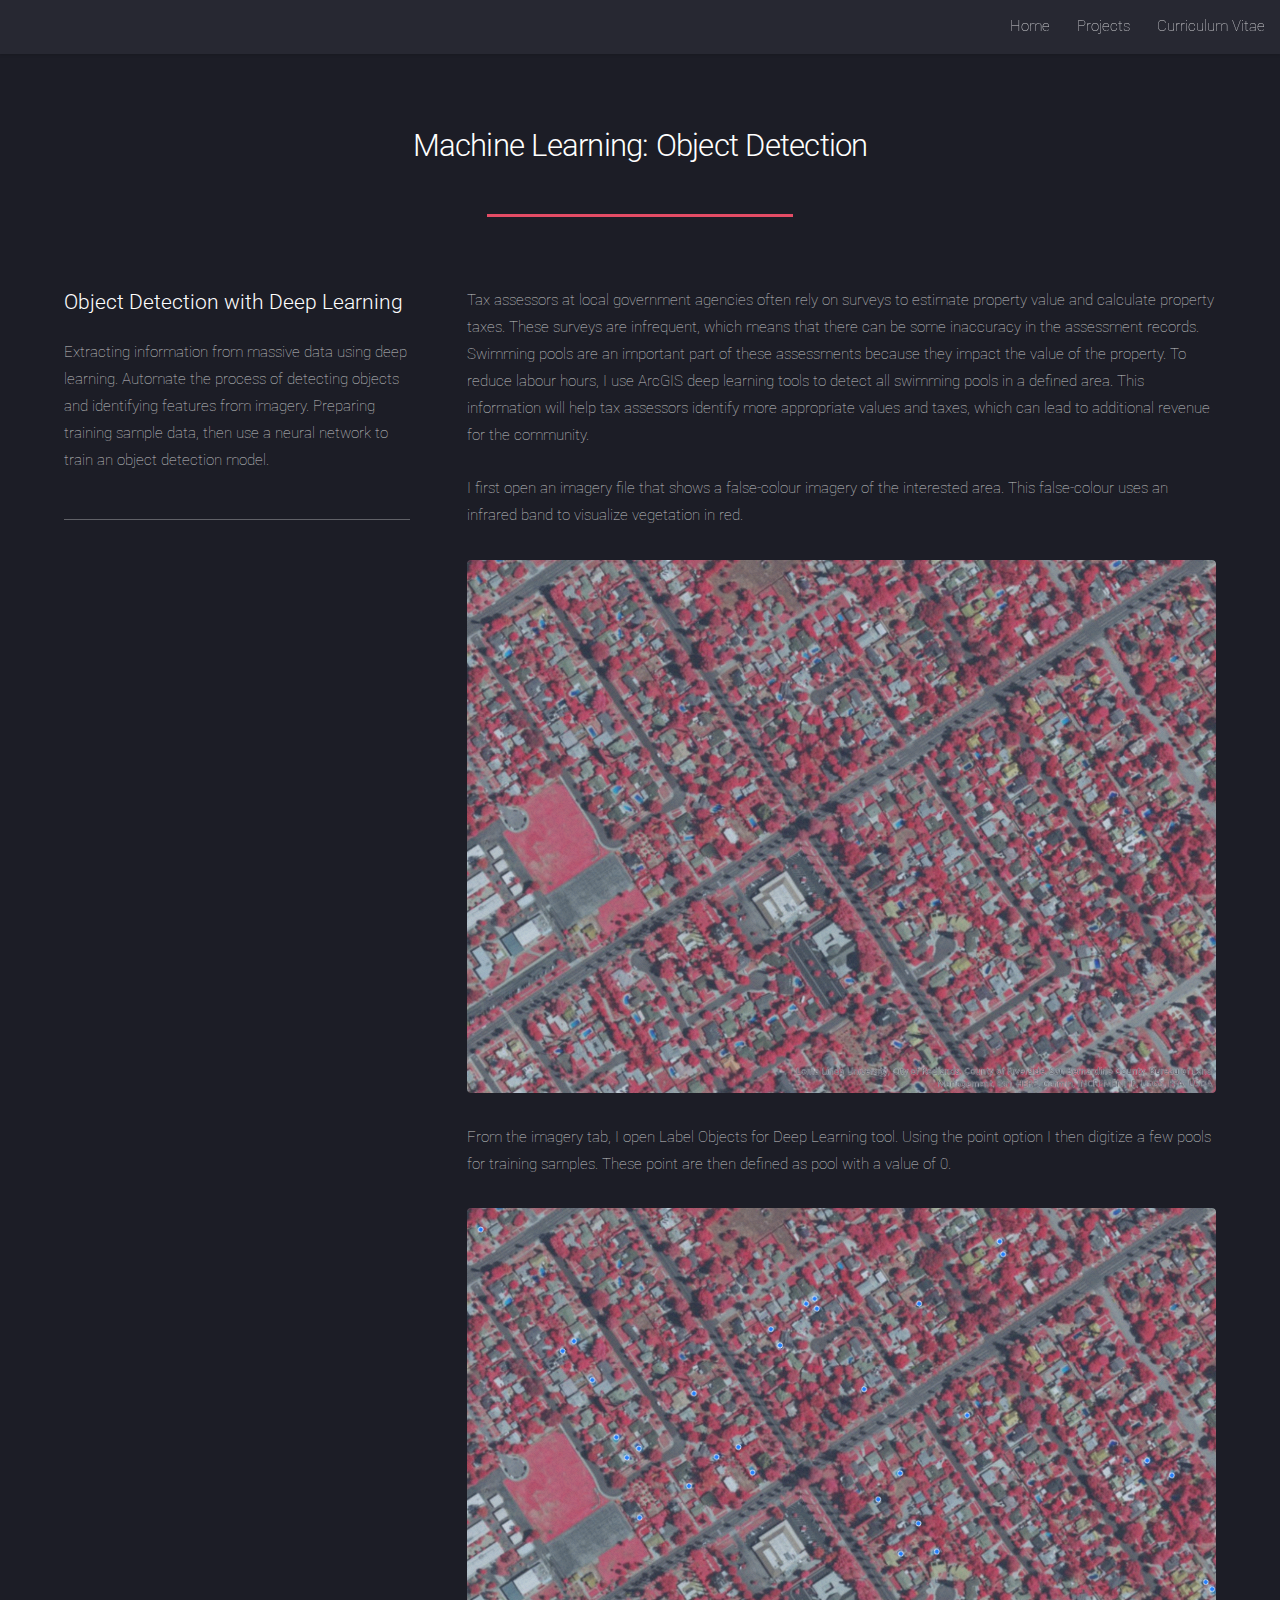
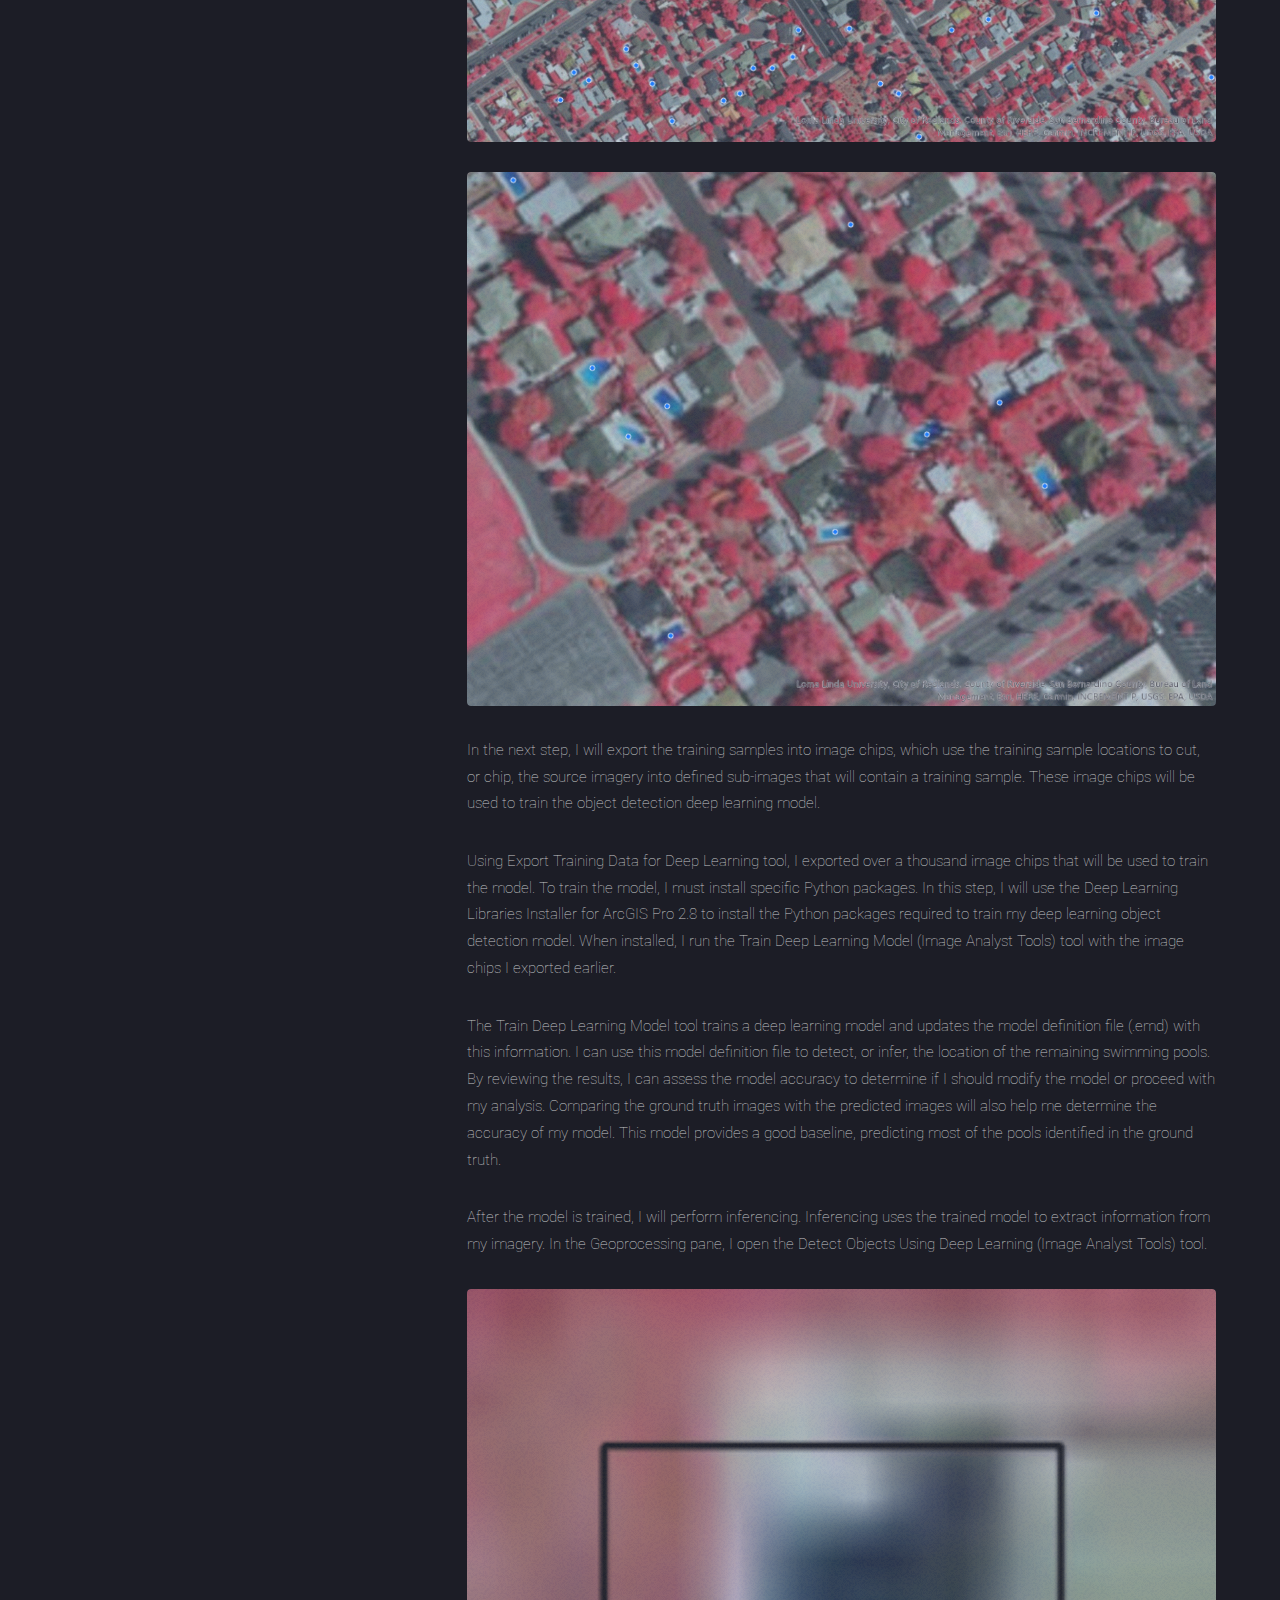
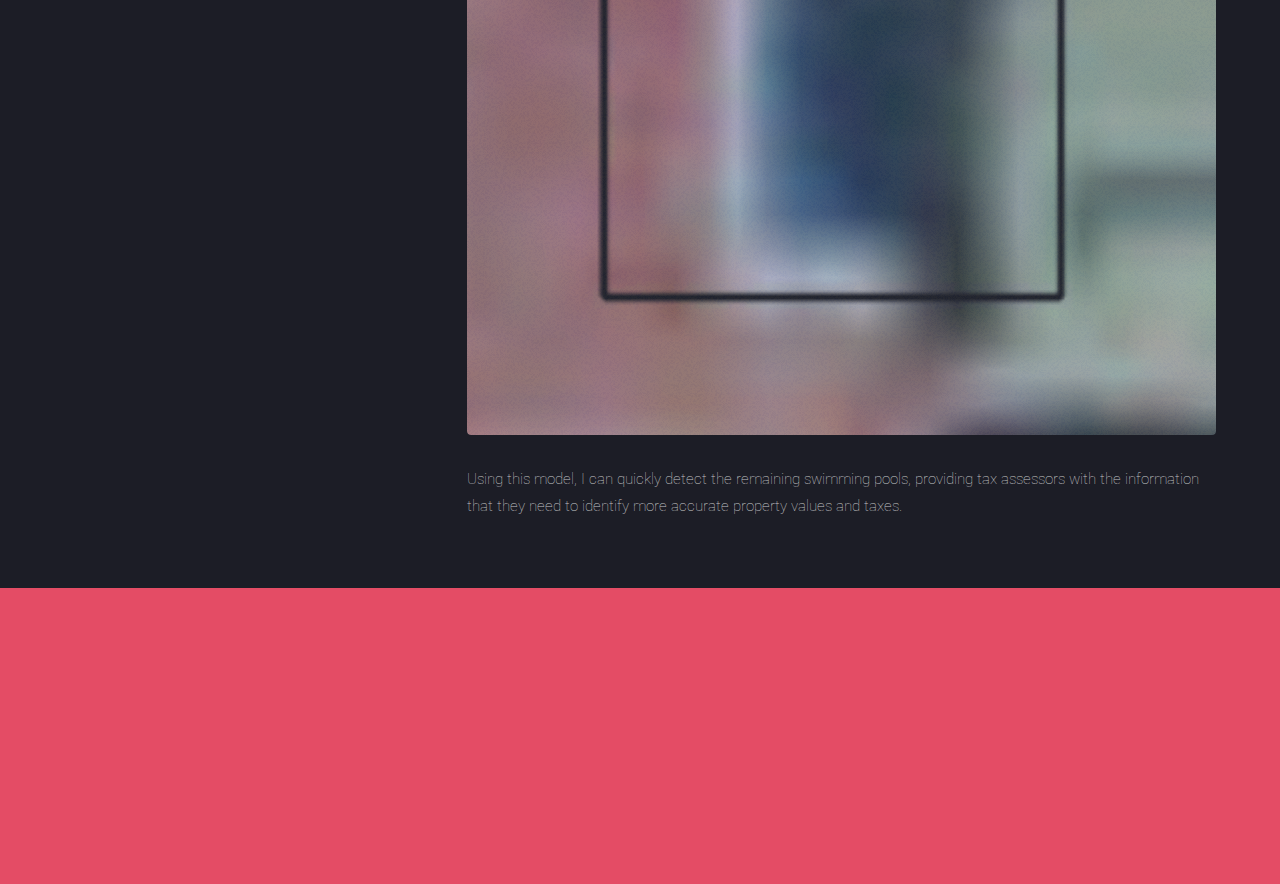
<file: ObjectDetection.html>
<!DOCTYPE HTML>
<html>
	<head>
		<title>Machine Learning: Object Detection</title>
		<meta charset="utf-8" />
		<meta name="viewport" content="width=device-width, initial-scale=1, user-scalable=no" />
		<link rel="stylesheet" href="assets/css/main.css" />
		<noscript><link rel="stylesheet" href="assets/css/noscript.css" /></noscript>
	</head>
	<body class="is-preload">
		<div id="page-wrapper">

			<!-- Header -->
				<header id="header">
					<!--<h1 id="logo"><a href="index.html">Welcome</a></h1>-->
					<nav id="nav">
						<ul>
							<li><a href="index.html">Home</a></li>
							<li>
								<a href="#">Projects</a>
								<ul>
									<li><a href="ObjectDetection.html">Object Detection</a></li>
									<li><a href="USAPopulation.html">USA Population Analysis</a></li>
									<li><a href="GoogleMapAPI.html">Google Map API</a></li>
									<li><a href="LeafletMap.html">Leaflet Map</a></li>
                 							<li><a href="DataVisualization.html">Data Visualization</a></li>
                  							<li><a href="DetectPatterns.html">Detect Patterns</a></li>
								</ul>
							</li>
							<li><a href="curriculum-vitae.html">Curriculum Vitae</a></li>						
						</ul>
					</nav>
				</header>

			<!-- Main -->
				<div id="main" class="wrapper style1">
					<div class="container">
						<header class="major">
							<h2>Machine Learning: Object Detection</h2>
							
						</header>
						<div class="row gtr-150">
							<div class="col-4 col-12-medium">

								<!-- Sidebar -->
									<section id="sidebar">
										<section>
											<h3>Object Detection with Deep Learning</h3>
											<p>Extracting information from massive data using deep learning. Automate the process of detecting objects and identifying features from imagery. Preparing training sample data, then use a neural network to train an object detection model.</p>
											
										</section>
										<hr />
										
									</section>

							</div>
							<div class="col-8 col-12-medium imp-medium">

								<!-- Content -->
									<section id="content">
										
										
										<p>Tax assessors at local government agencies often rely on surveys to estimate property value and calculate property taxes. These surveys are infrequent, which means that there can be some inaccuracy in the assessment records. Swimming pools are an important part of these assessments because they impact the value of the property. To reduce labour hours, I use ArcGIS deep learning tools to detect all swimming pools in a defined area. This information will help tax assessors identify more appropriate values and taxes, which can lead to additional revenue for the community. 
										<br>
										<br>
										I first open an imagery file that shows a false-colour imagery of the interested area. This false-colour uses an infrared band to visualize vegetation in red.
										</p>
										<a href="#" class="image fit"><img src="images/object-detection-infrared.png" alt="" /></a>
									
										<p>From the imagery tab, I open Label Objects for Deep Learning tool. Using the point option I then digitize a few pools for training samples. These point are then defined as pool with a value of 0.</p>
										<a href="#" class="image fit"><img src="images/object-detection-testing-data.png" alt="" /></a>
										<a href="#" class="image fit"><img src="images/object-detection-testing-data1-1.png" alt="" /></a>
										<p>
										In the next step, I will export the training samples into image chips, which use the training sample locations to cut, or chip, the source imagery into defined sub-images that will contain a training sample. These image chips will be used to train the object detection deep learning model.
										</p>
										<p>
										Using Export Training Data for Deep Learning tool, I exported over a thousand image chips that will be used to train the model. To train the model, I must install specific Python packages. In this step, I will use the Deep Learning Libraries Installer for ArcGIS Pro 2.8 to install the Python packages required to train my deep learning object detection model. When installed, I run the Train Deep Learning Model (Image Analyst Tools) tool with the image chips I exported earlier. 
										</p>
										<p>
										The Train Deep Learning Model tool trains a deep learning model and updates the model definition file (.emd) with this information. I can use this model definition file to detect, or infer, the location of the remaining swimming pools. By reviewing the results, I can assess the model accuracy to determine if I should modify the model or proceed with my analysis. Comparing the ground truth images with the predicted images will also help me determine the accuracy of my model. This model provides a good baseline, predicting most of the pools identified in the ground truth. 
										</p>
										<p>
										After the model is trained, I will perform inferencing. Inferencing uses the trained model to extract information from my imagery. In the Geoprocessing pane, I open the Detect Objects Using Deep Learning (Image Analyst Tools) tool. 
										</p>
										<a href="#" class="image fit"><img src="images/pool.png" alt="" /></a>
										<p>
										Using this model, I can quickly detect the remaining swimming pools, providing tax assessors with the information that they need to identify more accurate property values and taxes.
										</p>
									</section>

							</div>
						</div>
					</div>
				</div>

			<section id="five" class="wrapper style2 special fade">
				<div class="container">
					<header>
						<h2>Contact</h2>
						<p>Feel free to connect with me</p>
					</header>
					<ul class="icons">					
					<li><a href="https://ca.linkedin.com/in/licyrus" class="icon brands alt fa-linkedin-in"><span class="label">LinkedIn</span></a></li>
					<li><a href="https://cyrusgis.github.io" class="icon brands alt fa-github"><span class="label">GitHub</span></a></li>
					<li><a href="mailto:cyrusli.gis@gmail.com" class="icon solid alt fa-envelope"><span class="label">Email</span></a></li>
				</ul>
				</div>
			</section>
		</div>

		<!-- Scripts -->
			<script src="assets/js/jquery.min.js"></script>
			<script src="assets/js/jquery.scrolly.min.js"></script>
			<script src="assets/js/jquery.dropotron.min.js"></script>
			<script src="assets/js/jquery.scrollex.min.js"></script>
			<script src="assets/js/browser.min.js"></script>
			<script src="assets/js/breakpoints.min.js"></script>
			<script src="assets/js/util.js"></script>
			<script src="assets/js/main.js"></script>

	</body>
</html>
</file>
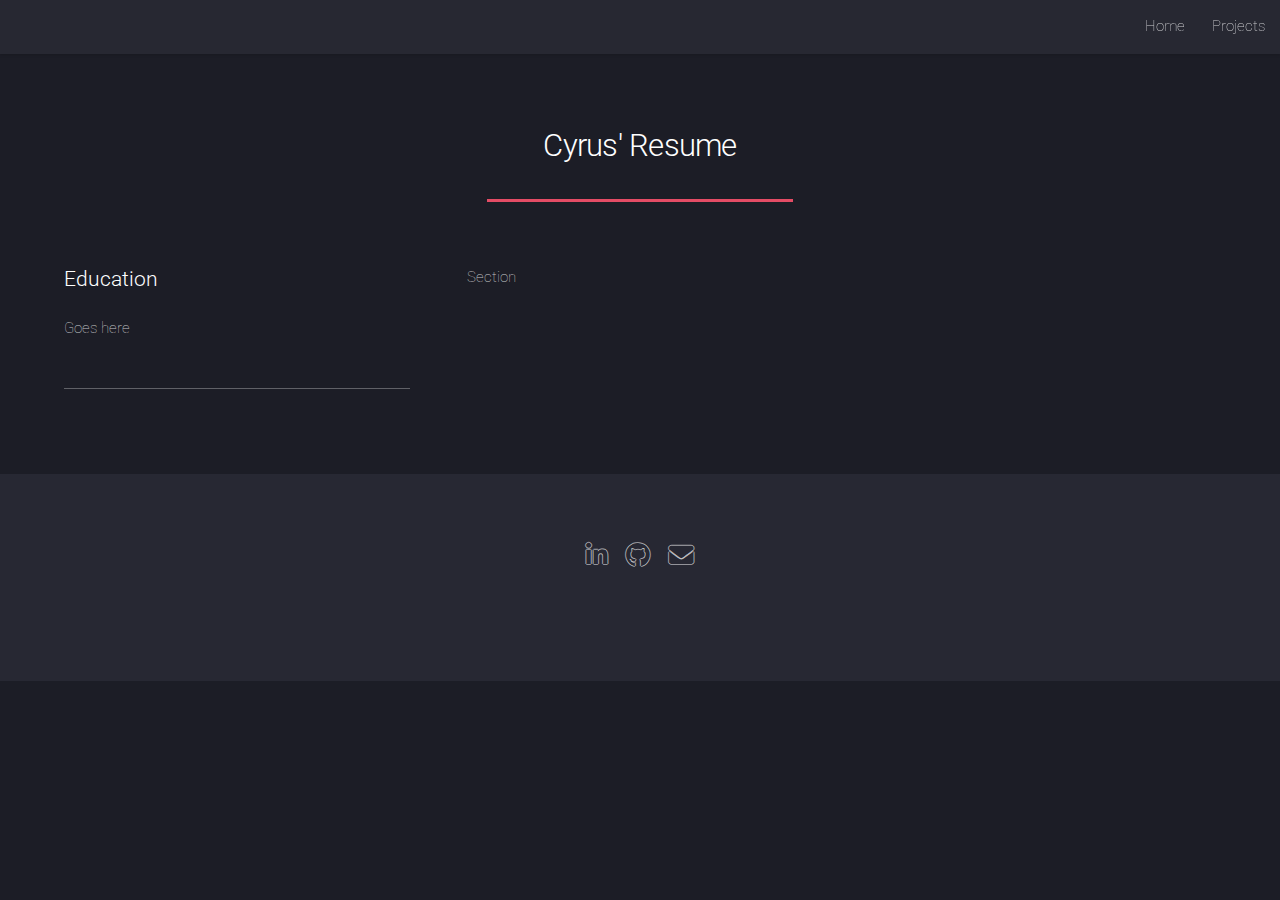
<file: Resume.html>
<html>
	<head>
		<title>Cyrus' Resume</title>
		<meta charset="utf-8" />
		<meta name="viewport" content="width=device-width, initial-scale=1, user-scalable=no" />
		<link rel="stylesheet" href="assets/css/main.css" />
		<noscript><link rel="stylesheet" href="assets/css/noscript.css" /></noscript>
	</head>
	<body class="is-preload">
		<div id="page-wrapper">

			<!-- Header -->
				<header id="header">
					<!--<h1 id="logo"><a href="index.html">Welcome</a></h1>-->
					<nav id="nav">
						<ul>
							<li><a href="index.html">Home</a></li>
							<li>
								<a href="#">Projects</a>
								<ul>
									<li><a href="ObjectDetection.html">Machine Learning: Object Detection</a></li>
									<li><a href="USAPopulation.html">USA Population Analysis</a></li>
									<!--<li><a href="no-sidebar.html">No Sidebar</a></li>	-->								
								</ul>
							</li>
							<!--<li><a href="elements.html">Elements</a></li>-->						
						</ul>
					</nav>
				</header>

			<!-- Main -->
				<div id="main" class="wrapper style1">
					<div class="container">
						<header class="major">
							<h2>Cyrus' Resume</h2>
							
						</header>
						<div class="row gtr-150">
							<div class="col-4 col-12-medium">

								<!-- Sidebar -->
									<section id="sidebar">
										<section>
											<h3>Education</h3>
                      <p>Goes here</p>
										</section>
										<hr />
										
									</section>

							</div>
							<div class="col-8 col-12-medium imp-medium">

								<!-- Content -->
									<section id="content">
										
										
										Section
									</section>

							</div>
						</div>
					</div>
				</div>

			<!-- Footer -->
				<footer id="footer">
					<ul class="icons">					
						<li><a href="https://ca.linkedin.com/in/licyrus" class="icon brands alt fa-linkedin-in"><span class="label">LinkedIn</span></a></li>
						<li><a href="https://cyrusgis.github.io" class="icon brands alt fa-github"><span class="label">GitHub</span></a></li>
						<li><a href="mailto:kwanlokli@gmail.com" class="icon solid alt fa-envelope"><span class="label">Email</span></a></li>
					</ul>
					<ul class="copyright">
						
					</ul>
				</footer>

		</div>

		<!-- Scripts -->
			<script src="assets/js/jquery.min.js"></script>
			<script src="assets/js/jquery.scrolly.min.js"></script>
			<script src="assets/js/jquery.dropotron.min.js"></script>
			<script src="assets/js/jquery.scrollex.min.js"></script>
			<script src="assets/js/browser.min.js"></script>
			<script src="assets/js/breakpoints.min.js"></script>
			<script src="assets/js/util.js"></script>
			<script src="assets/js/main.js"></script>

	</body>
</html>
</file>
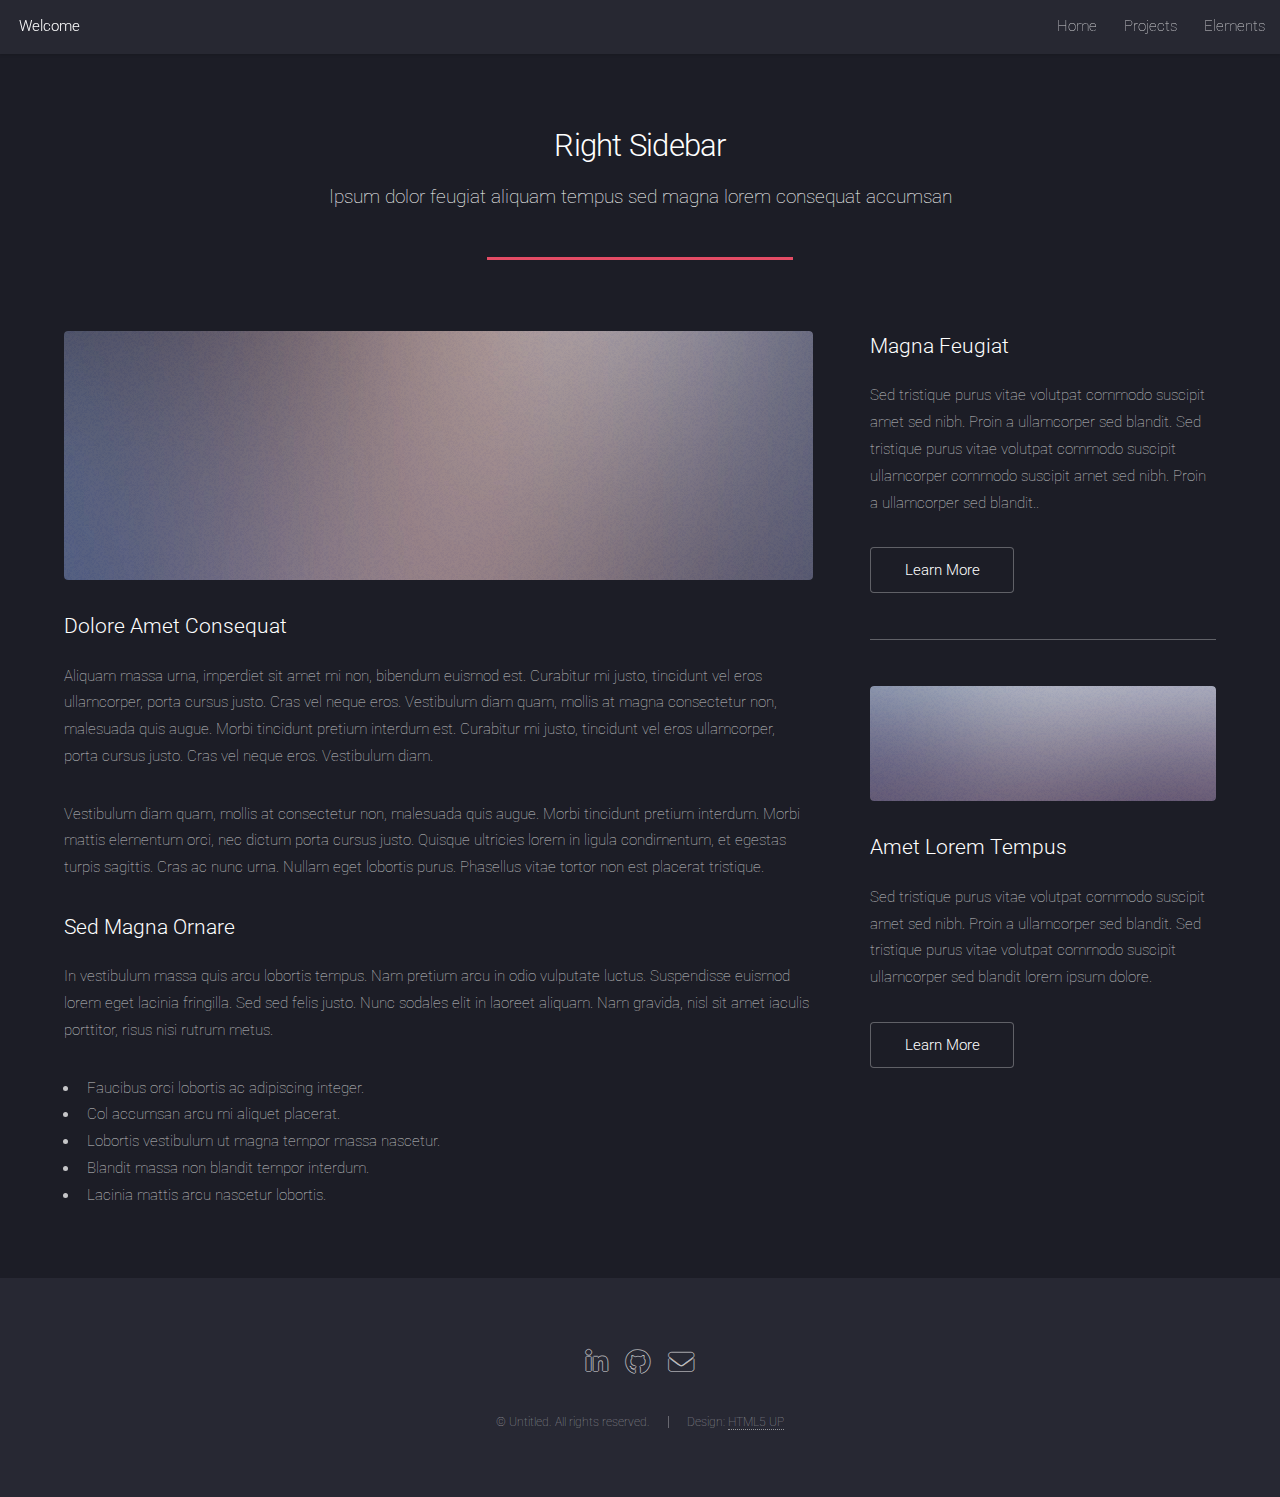
<file: right-sidebar.html>
<!DOCTYPE HTML>
<!--
	Landed by HTML5 UP
	html5up.net | @ajlkn
	Free for personal and commercial use under the CCA 3.0 license (html5up.net/license)
-->
<html>
	<head>
		<title>Right Sidebar - Landed by HTML5 UP</title>
		<meta charset="utf-8" />
		<meta name="viewport" content="width=device-width, initial-scale=1, user-scalable=no" />
		<link rel="stylesheet" href="assets/css/main.css" />
		<noscript><link rel="stylesheet" href="assets/css/noscript.css" /></noscript>
	</head>
	<body class="is-preload">
		<div id="page-wrapper">

			<!-- Header -->
				<header id="header">
					<h1 id="logo"><a href="index.html">Welcome</a></h1>
					<nav id="nav">
						<ul>
							<li><a href="index.html">Home</a></li>
							<li>
								<a href="#">Projects</a>
								<ul>
									<li><a href="ObjectDetection.html">Machine Learning: Object Detection</a></li>
									<!--<li><a href="right-sidebar.html">Right Sidebar</a></li>-->
									<!--<li><a href="no-sidebar.html">No Sidebar</a></li>	-->								
								</ul>
							</li>
							<li><a href="elements.html">Elements</a></li>							
						</ul>
					</nav>
				</header>
			<!-- Main -->
				<div id="main" class="wrapper style1">
					<div class="container">
						<header class="major">
							<h2>Right Sidebar</h2>
							<p>Ipsum dolor feugiat aliquam tempus sed magna lorem consequat accumsan</p>
						</header>
						<div class="row gtr-150">
							<div class="col-8 col-12-medium">

								<!-- Content -->
									<section id="content">
										<a href="#" class="image fit"><img src="images/pic06.jpg" alt="" /></a>
										<h3>Dolore Amet Consequat</h3>
										<p>Aliquam massa urna, imperdiet sit amet mi non, bibendum euismod est. Curabitur mi justo, tincidunt vel eros ullamcorper, porta cursus justo. Cras vel neque eros. Vestibulum diam quam, mollis at magna consectetur non, malesuada quis augue. Morbi tincidunt pretium interdum est. Curabitur mi justo, tincidunt vel eros ullamcorper, porta cursus justo. Cras vel neque eros. Vestibulum diam.</p>
										<p>Vestibulum diam quam, mollis at consectetur non, malesuada quis augue. Morbi tincidunt pretium interdum. Morbi mattis elementum orci, nec dictum porta cursus justo. Quisque ultricies lorem in ligula condimentum, et egestas turpis sagittis. Cras ac nunc urna. Nullam eget lobortis purus. Phasellus vitae tortor non est placerat tristique.</p>
										<h3>Sed Magna Ornare</h3>
										<p>In vestibulum massa quis arcu lobortis tempus. Nam pretium arcu in odio vulputate luctus. Suspendisse euismod lorem eget lacinia fringilla. Sed sed felis justo. Nunc sodales elit in laoreet aliquam. Nam gravida, nisl sit amet iaculis porttitor, risus nisi rutrum metus.</p>
										<ul>
											<li>Faucibus orci lobortis ac adipiscing integer.</li>
											<li>Col accumsan arcu mi aliquet placerat.</li>
											<li>Lobortis vestibulum ut magna tempor massa nascetur.</li>
											<li>Blandit massa non blandit tempor interdum.</li>
											<li>Lacinia mattis arcu nascetur lobortis.</li>
										</ul>
									</section>

							</div>
							<div class="col-4 col-12-medium">

								<!-- Sidebar -->
									<section id="sidebar">
										<section>
											<h3>Magna Feugiat</h3>
											<p>Sed tristique purus vitae volutpat commodo suscipit amet sed nibh. Proin a ullamcorper sed blandit. Sed tristique purus vitae volutpat commodo suscipit ullamcorper commodo suscipit amet sed nibh. Proin a ullamcorper sed blandit..</p>
											<footer>
												<ul class="actions">
													<li><a href="#" class="button">Learn More</a></li>
												</ul>
											</footer>
										</section>
										<hr />
										<section>
											<a href="#" class="image fit"><img src="images/pic07.jpg" alt="" /></a>
											<h3>Amet Lorem Tempus</h3>
											<p>Sed tristique purus vitae volutpat commodo suscipit amet sed nibh. Proin a ullamcorper sed blandit. Sed tristique purus vitae volutpat commodo suscipit ullamcorper sed blandit lorem ipsum dolore.</p>
											<footer>
												<ul class="actions">
													<li><a href="#" class="button">Learn More</a></li>
												</ul>
											</footer>
										</section>
									</section>

							</div>
						</div>
					</div>
				</div>

			<!-- Footer -->
				<footer id="footer">
					<ul class="icons">					
						<li><a href="https://ca.linkedin.com/in/licyrus" class="icon brands alt fa-linkedin-in"><span class="label">LinkedIn</span></a></li>
						<li><a href="https://cyrusgis.github.io" class="icon brands alt fa-github"><span class="label">GitHub</span></a></li>
						<li><a href="mailto:kwanlokli@gmail.com" class="icon solid alt fa-envelope"><span class="label">Email</span></a></li>
					</ul>
					<ul class="copyright">
						<li>&copy; Untitled. All rights reserved.</li><li>Design: <a href="http://html5up.net">HTML5 UP</a></li>
					</ul>
				</footer>

		</div>

		<!-- Scripts -->
			<script src="assets/js/jquery.min.js"></script>
			<script src="assets/js/jquery.scrolly.min.js"></script>
			<script src="assets/js/jquery.dropotron.min.js"></script>
			<script src="assets/js/jquery.scrollex.min.js"></script>
			<script src="assets/js/browser.min.js"></script>
			<script src="assets/js/breakpoints.min.js"></script>
			<script src="assets/js/util.js"></script>
			<script src="assets/js/main.js"></script>

	</body>
</html>
</file>
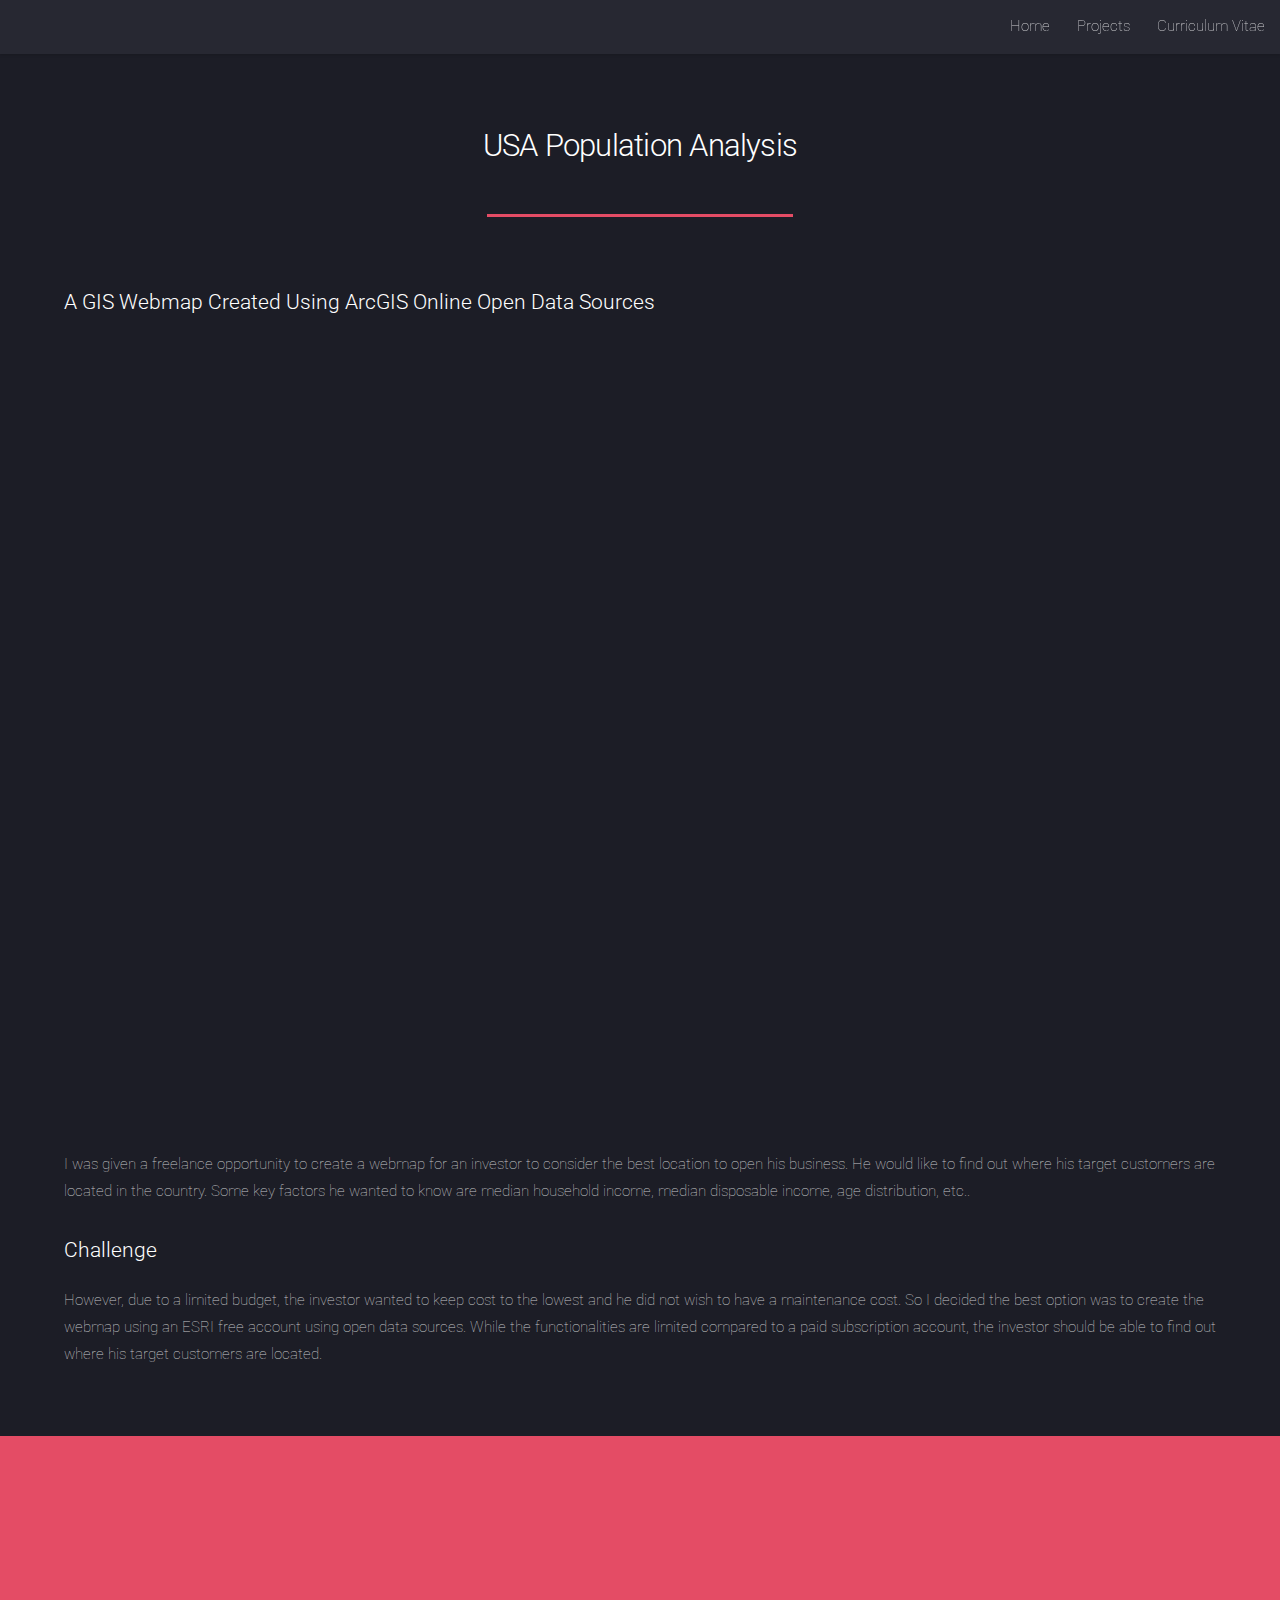
<file: USAPopulation.html>
<!DOCTYPE HTML>

<html>
	<head>
		<title>USA Population Analysis</title>
		<meta charset="utf-8" />
		<meta name="viewport" content="width=device-width, initial-scale=1, user-scalable=no" />
		<link rel="stylesheet" href="assets/css/main.css" />
		<noscript><link rel="stylesheet" href="assets/css/noscript.css" /></noscript>
	</head>
	<body class="is-preload">
		<div id="page-wrapper">

			<!-- Header -->
				<header id="header">
					<!--<h1 id="logo"><a href="index.html">Welcome</a></h1>-->
					<nav id="nav">
						<ul>
							<li><a href="index.html">Home</a></li>
							<li>
								<a href="#">Projects</a>
								<ul>
									<li><a href="ObjectDetection.html">Object Detection</a></li>
									<li><a href="USAPopulation.html">USA Population Analysis</a></li>
									<li><a href="GoogleMapAPI.html">Google Map API</a></li>
									<li><a href="LeafletMap.html">Leaflet Map</a></li>
                 							<li><a href="DataVisualization.html">Data Visualization</a></li>
                  							<li><a href="DetectPatterns.html">Detect Patterns</a></li>
								</ul>
							</li>
							<li><a href="curriculum-vitae.html">Curriculum Vitae</a></li>						
						</ul>
					</nav>
				</header>

			<!-- Main -->
				<div id="main" class="wrapper style1">
					<div class="container">
						<header class="major">
							<h2>USA Population Analysis</h2>
							
						</header>

						<!-- Content -->
							<section id="content">
								<h3>A GIS Webmap Created Using ArcGIS Online Open Data Sources</h3>
								<div>
 								 <div style="padding-top:0.25%;">
   									<iframe src="https://www.arcgis.com/apps/instant/sidebar/index.html?appid=ad5e4c556a5240e9988373605d0a2d08" frameborder="0" allowfullscreen
    									  style="width:100%;height:800px;"></iframe>
  									</div>
								</div>
								<p>I was given a freelance opportunity to create a webmap for an investor to consider the best location to open his business. He would like to find out where his target customers are located in the country. Some key factors he wanted to know are median household income, median disposable income, age distribution, etc.. </p>
								<h3>Challenge</h3>
								<p>However, due to a limited budget, the investor wanted to keep cost to the lowest and he did not wish to have a maintenance cost. So I decided the best option was to create the webmap using an ESRI free account using open data sources. While the functionalities are limited compared to a paid subscription account, the investor should be able to find out where his target customers are located. </p>

							</section>

					</div>
				</div>

			<section id="five" class="wrapper style2 special fade">
				<div class="container">
					<header>
						<h2>Contact</h2>
						<p>Feel free to connect with me</p>
					</header>
					<ul class="icons">					
					<li><a href="https://ca.linkedin.com/in/licyrus" class="icon brands alt fa-linkedin-in"><span class="label">LinkedIn</span></a></li>
					<li><a href="https://cyrusgis.github.io" class="icon brands alt fa-github"><span class="label">GitHub</span></a></li>
					<li><a href="mailto:cyrusli.gis@gmail.com" class="icon solid alt fa-envelope"><span class="label">Email</span></a></li>
				</ul>
				</div>
			</section>

		</div>

		<!-- Scripts -->
			<script src="assets/js/jquery.min.js"></script>
			<script src="assets/js/jquery.scrolly.min.js"></script>
			<script src="assets/js/jquery.dropotron.min.js"></script>
			<script src="assets/js/jquery.scrollex.min.js"></script>
			<script src="assets/js/browser.min.js"></script>
			<script src="assets/js/breakpoints.min.js"></script>
			<script src="assets/js/util.js"></script>
			<script src="assets/js/main.js"></script>

	</body>
</html>
</file>
<file: assets/css/noscript.css>
/*
	Landed by HTML5 UP
	html5up.net | @ajlkn
	Free for personal and commercial use under the CCA 3.0 license (html5up.net/license)
*/

/* Loader */

	body.landing.is-preload:before {
		display: none;
	}

	body.landing.is-preload:after {
		display: none;
	}
</file>
<file: assets/css/main.css>
@import url("fontawesome-all.min.css");
@import url("https://fonts.googleapis.com/css?family=Roboto:100,300,100italic,300italic");

html, body, div, span, applet, object,
iframe, h1, h2, h3, h4, h5, h6, p, blockquote,
pre, a, abbr, acronym, address, big, cite,
code, del, dfn, em, img, ins, kbd, q, s, samp,
small, strike, strong, sub, sup, tt, var, b,
u, i, center, dl, dt, dd, ol, ul, li, fieldset,
form, label, legend, table, caption, tbody,
tfoot, thead, tr, th, td, article, aside,
canvas, details, embed, figure, figcaption,
footer, header, hgroup, menu, nav, output, ruby,
section, summary, time, mark, audio, video {
	margin: 0;
	padding: 0;
	border: 0;
	font-size: 100%;
	font: inherit;
	vertical-align: baseline;}

article, aside, details, figcaption, figure,
footer, header, hgroup, menu, nav, section {
	display: block;}

body {
	line-height: 1;
}

ol, ul {
	list-style: none;
}

blockquote, q {
	quotes: none;
}

	blockquote:before, blockquote:after, q:before, q:after {
		content: '';
		content: none;
	}

table {
	border-collapse: collapse;
	border-spacing: 0;
}

body {
	-webkit-text-size-adjust: none;
}

mark {
	background-color: transparent;
	color: inherit;
}

input::-moz-focus-inner {
	border: 0;
	padding: 0;
}

input, select, textarea {
	-moz-appearance: none;
	-webkit-appearance: none;
	-ms-appearance: none;
	appearance: none;
}

/* Basic */

	html {
		box-sizing: border-box;
	}

	*, *:before, *:after {
		box-sizing: inherit;
	}

	html, body {
		background: #1c1d26;
	}

	body.is-preload *, body.is-preload *:before, body.is-preload *:after {
		-moz-animation: none !important;
		-webkit-animation: none !important;
		-ms-animation: none !important;
		animation: none !important;
		-moz-transition: none !important;
		-webkit-transition: none !important;
		-ms-transition: none !important;
		transition: none !important;
	}

	body, input, select, textarea {
		color: rgba(255, 255, 255, 0.75);
		font-family: "Roboto", Helvetica, sans-serif;
		font-size: 15pt;
		font-weight: 100;
		line-height: 1.75em;
	}

	a {
		-moz-transition: border-color 0.2s ease-in-out, color 0.2s ease-in-out;
		-webkit-transition: border-color 0.2s ease-in-out, color 0.2s ease-in-out;
		-ms-transition: border-color 0.2s ease-in-out, color 0.2s ease-in-out;
		transition: border-color 0.2s ease-in-out, color 0.2s ease-in-out;
		border-bottom: dotted 1px;
		color: #e44c65;
		text-decoration: none;
	}

		a:hover {
			color: #e44c65 !important;
			border-bottom-color: transparent;
		}

	strong, b {
		color: #ffffff;
		font-weight: 300;
	}

	em, i {
		font-style: italic;
	}

	p {
		margin: 0 0 2em 0;
	}

	h1, h2, h3, h4, h5, h6 {
		color: #ffffff;
		font-weight: 300;
		line-height: 1em;
		margin: 0 0 1em 0;
	}

		h1 a, h2 a, h3 a, h4 a, h5 a, h6 a {
			color: inherit;
			border: 0;
		}

	h2 {
		font-size: 2em;
		line-height: 1.5em;
		letter-spacing: -0.025em;
	}

	h3 {
		font-size: 1.35em;
		line-height: 1.5em;
	}

	h4 {
		font-size: 1.1em;
		line-height: 1.5em;
	}

	h5 {
		font-size: 0.9em;
		line-height: 1.5em;
	}

	h6 {
		font-size: 0.7em;
		line-height: 1.5em;
	}

	sub {
		font-size: 0.8em;
		position: relative;
		top: 0.5em;
	}

	sup {
		font-size: 0.8em;
		position: relative;
		top: -0.5em;
	}

	hr {
		border: 0;
		border-bottom: solid 1px rgba(255, 255, 255, 0.3);
		margin: 3em 0;
	}

		hr.major {
			margin: 4em 0;
		}

	blockquote {
		border-left: solid 4px rgba(255, 255, 255, 0.3);
		font-style: italic;
		margin: 0 0 2em 0;
		padding: 0.5em 0 0.5em 2em;
	}

	code {
		background: rgba(255, 255, 255, 0.075);
		border-radius: 4px;
		font-family: "Courier New", monospace;
		font-size: 0.9em;
		margin: 0 0.25em;
		padding: 0.25em 0.65em;
	}

	pre {
		-webkit-overflow-scrolling: touch;
		font-family: "Courier New", monospace;
		font-size: 0.9em;
		margin: 0 0 2em 0;
	}

		pre code {
			display: block;
			line-height: 1.75em;
			padding: 1em 1.5em;
			overflow-x: auto;
		}

	.align-left {
		text-align: left;
	}

	.align-center {
		text-align: center;
	}

	.align-right {
		text-align: right;
	}

/* Loader */

	@-moz-keyframes spinner-show {
		0% {
			opacity: 0;
		}

		100% {
			opacity: 1;
		}
	}

	@-webkit-keyframes spinner-show {
		0% {
			opacity: 0;
		}

		100% {
			opacity: 1;
		}
	}

	@-ms-keyframes spinner-show {
		0% {
			opacity: 0;
		}

		100% {
			opacity: 1;
		}
	}

	@keyframes spinner-show {
		0% {
			opacity: 0;
		}

		100% {
			opacity: 1;
		}
	}

	@-moz-keyframes spinner-hide {
		0% {
			color: rgba(255, 255, 255, 0.15);
			z-index: 100001;
			-moz-transform: scale(1) rotate(0deg);
			-webkit-transform: scale(1) rotate(0deg);
			-ms-transform: scale(1) rotate(0deg);
			transform: scale(1) rotate(0deg);
		}

		99% {
			color: #1c1d26;
			z-index: 100001;
			-moz-transform: scale(0.5) rotate(360deg);
			-webkit-transform: scale(0.5) rotate(360deg);
			-ms-transform: scale(0.5) rotate(360deg);
			transform: scale(0.5) rotate(360deg);
		}

		100% {
			color: #1c1d26;
			z-index: -1;
			-moz-transform: scale(0.5) rotate(360deg);
			-webkit-transform: scale(0.5) rotate(360deg);
			-ms-transform: scale(0.5) rotate(360deg);
			transform: scale(0.5) rotate(360deg);
		}
	}

	@-webkit-keyframes spinner-hide {
		0% {
			color: rgba(255, 255, 255, 0.15);
			z-index: 100001;
			-moz-transform: scale(1) rotate(0deg);
			-webkit-transform: scale(1) rotate(0deg);
			-ms-transform: scale(1) rotate(0deg);
			transform: scale(1) rotate(0deg);
		}

		99% {
			color: #1c1d26;
			z-index: 100001;
			-moz-transform: scale(0.5) rotate(360deg);
			-webkit-transform: scale(0.5) rotate(360deg);
			-ms-transform: scale(0.5) rotate(360deg);
			transform: scale(0.5) rotate(360deg);
		}

		100% {
			color: #1c1d26;
			z-index: -1;
			-moz-transform: scale(0.5) rotate(360deg);
			-webkit-transform: scale(0.5) rotate(360deg);
			-ms-transform: scale(0.5) rotate(360deg);
			transform: scale(0.5) rotate(360deg);
		}
	}

	@-ms-keyframes spinner-hide {
		0% {
			color: rgba(255, 255, 255, 0.15);
			z-index: 100001;
			-moz-transform: scale(1) rotate(0deg);
			-webkit-transform: scale(1) rotate(0deg);
			-ms-transform: scale(1) rotate(0deg);
			transform: scale(1) rotate(0deg);
		}

		99% {
			color: #1c1d26;
			z-index: 100001;
			-moz-transform: scale(0.5) rotate(360deg);
			-webkit-transform: scale(0.5) rotate(360deg);
			-ms-transform: scale(0.5) rotate(360deg);
			transform: scale(0.5) rotate(360deg);
		}

		100% {
			color: #1c1d26;
			z-index: -1;
			-moz-transform: scale(0.5) rotate(360deg);
			-webkit-transform: scale(0.5) rotate(360deg);
			-ms-transform: scale(0.5) rotate(360deg);
			transform: scale(0.5) rotate(360deg);
		}
	}

	@keyframes spinner-hide {
		0% {
			color: rgba(255, 255, 255, 0.15);
			z-index: 100001;
			-moz-transform: scale(1) rotate(0deg);
			-webkit-transform: scale(1) rotate(0deg);
			-ms-transform: scale(1) rotate(0deg);
			transform: scale(1) rotate(0deg);
		}

		99% {
			color: #1c1d26;
			z-index: 100001;
			-moz-transform: scale(0.5) rotate(360deg);
			-webkit-transform: scale(0.5) rotate(360deg);
			-ms-transform: scale(0.5) rotate(360deg);
			transform: scale(0.5) rotate(360deg);
		}

		100% {
			color: #1c1d26;
			z-index: -1;
			-moz-transform: scale(0.5) rotate(360deg);
			-webkit-transform: scale(0.5) rotate(360deg);
			-ms-transform: scale(0.5) rotate(360deg);
			transform: scale(0.5) rotate(360deg);
		}
	}

	@-moz-keyframes spinner-rotate {
		0% {
			-moz-transform: scale(1) rotate(0deg);
			-webkit-transform: scale(1) rotate(0deg);
			-ms-transform: scale(1) rotate(0deg);
			transform: scale(1) rotate(0deg);
		}

		100% {
			-moz-transform: scale(1) rotate(360deg);
			-webkit-transform: scale(1) rotate(360deg);
			-ms-transform: scale(1) rotate(360deg);
			transform: scale(1) rotate(360deg);
		}
	}

	@-webkit-keyframes spinner-rotate {
		0% {
			-moz-transform: scale(1) rotate(0deg);
			-webkit-transform: scale(1) rotate(0deg);
			-ms-transform: scale(1) rotate(0deg);
			transform: scale(1) rotate(0deg);
		}

		100% {
			-moz-transform: scale(1) rotate(360deg);
			-webkit-transform: scale(1) rotate(360deg);
			-ms-transform: scale(1) rotate(360deg);
			transform: scale(1) rotate(360deg);
		}
	}

	@-ms-keyframes spinner-rotate {
		0% {
			-moz-transform: scale(1) rotate(0deg);
			-webkit-transform: scale(1) rotate(0deg);
			-ms-transform: scale(1) rotate(0deg);
			transform: scale(1) rotate(0deg);
		}

		100% {
			-moz-transform: scale(1) rotate(360deg);
			-webkit-transform: scale(1) rotate(360deg);
			-ms-transform: scale(1) rotate(360deg);
			transform: scale(1) rotate(360deg);
		}
	}

	@keyframes spinner-rotate {
		0% {
			-moz-transform: scale(1) rotate(0deg);
			-webkit-transform: scale(1) rotate(0deg);
			-ms-transform: scale(1) rotate(0deg);
			transform: scale(1) rotate(0deg);
		}

		100% {
			-moz-transform: scale(1) rotate(360deg);
			-webkit-transform: scale(1) rotate(360deg);
			-ms-transform: scale(1) rotate(360deg);
			transform: scale(1) rotate(360deg);
		}
	}

	@-moz-keyframes overlay-hide {
		0% {
			opacity: 1;
			z-index: 100000;
		}

		15% {
			opacity: 1;
			z-index: 100000;
		}

		99% {
			opacity: 0;
			z-index: 100000;
		}

		100% {
			opacity: 0;
			z-index: -1;
		}
	}

	@-webkit-keyframes overlay-hide {
		0% {
			opacity: 1;
			z-index: 100000;
		}

		15% {
			opacity: 1;
			z-index: 100000;
		}

		99% {
			opacity: 0;
			z-index: 100000;
		}

		100% {
			opacity: 0;
			z-index: -1;
		}
	}

	@-ms-keyframes overlay-hide {
		0% {
			opacity: 1;
			z-index: 100000;
		}

		15% {
			opacity: 1;
			z-index: 100000;
		}

		99% {
			opacity: 0;
			z-index: 100000;
		}

		100% {
			opacity: 0;
			z-index: -1;
		}
	}

	@keyframes overlay-hide {
		0% {
			opacity: 1;
			z-index: 100000;
		}

		15% {
			opacity: 1;
			z-index: 100000;
		}

		99% {
			opacity: 0;
			z-index: 100000;
		}

		100% {
			opacity: 0;
			z-index: -1;
		}
	}

	body.landing {
		text-decoration: none;
	}

		body.landing:before {
			-moz-osx-font-smoothing: grayscale;
			-webkit-font-smoothing: antialiased;
			display: inline-block;
			font-style: normal;
			font-variant: normal;
			text-rendering: auto;
			line-height: 1;
			text-transform: none !important;
			font-family: 'Font Awesome 5 Free';
			font-weight: 900;
		}

		body.landing:before {
			-moz-animation: spinner-show 1.5s 1 0.25s ease forwards, spinner-hide 0.25s ease-in-out forwards !important;
			-webkit-animation: spinner-show 1.5s 1 0.25s ease forwards, spinner-hide 0.25s ease-in-out forwards !important;
			-ms-animation: spinner-show 1.5s 1 0.25s ease forwards, spinner-hide 0.25s ease-in-out forwards !important;
			animation: spinner-show 1.5s 1 0.25s ease forwards, spinner-hide 0.25s ease-in-out forwards !important;
			-moz-transform-origin: 50% 50%;
			-webkit-transform-origin: 50% 50%;
			-ms-transform-origin: 50% 50%;
			transform-origin: 50% 50%;
			color: rgba(255, 255, 255, 0.15);
			content: '\f1ce';
			cursor: default;
			display: block;
			font-size: 2em;
			height: 2em;
			left: 50%;
			line-height: 2em;
			margin: -1em 0 0 -1em;
			opacity: 0;
			position: fixed;
			text-align: center;
			top: 50%;
			width: 2em;
			z-index: -1;
		}

		body.landing:after {
			-moz-animation: overlay-hide 1.5s ease-in forwards !important;
			-webkit-animation: overlay-hide 1.5s ease-in forwards !important;
			-ms-animation: overlay-hide 1.5s ease-in forwards !important;
			animation: overlay-hide 1.5s ease-in forwards !important;
			background: #1c1d26;
			content: '';
			display: block;
			height: 100%;
			left: 0;
			opacity: 0;
			position: fixed;
			top: 0;
			width: 100%;
			z-index: -1;
		}

		body.landing.is-preload:before {
			-moz-animation: spinner-show 1.5s 1 0.25s ease forwards, spinner-rotate 0.75s infinite linear !important;
			-webkit-animation: spinner-show 1.5s 1 0.25s ease forwards, spinner-rotate 0.75s infinite linear !important;
			-ms-animation: spinner-show 1.5s 1 0.25s ease forwards, spinner-rotate 0.75s infinite linear !important;
			animation: spinner-show 1.5s 1 0.25s ease forwards, spinner-rotate 0.75s infinite linear !important;
			z-index: 100001;
		}

		body.landing.is-preload:after {
			-moz-animation: none !important;
			-webkit-animation: none !important;
			-ms-animation: none !important;
			animation: none !important;
			opacity: 1;
			z-index: 100000;
		}

	@media (-webkit-min-device-pixel-ratio: 2) {

		body.landing:before {
			line-height: 2.025em;
		}

	}

/* Container */

	.container {
		margin: 0 auto;
		max-width: calc(100% - 4em);
		width: 70em;
	}

		.container.xsmall {
			width: 17.5em;
		}

		.container.small {
			width: 35em;
		}

		.container.medium {
			width: 52.5em;
		}

		.container.large {
			width: 87.5em;
		}

		.container.xlarge {
			width: 105em;
		}

		.container.max {
			width: 100%;
		}

		@media screen and (max-width: 1280px) {

			.container {
				width: 90%;
				max-width: 100%;
			}

		}

		@media screen and (max-width: 980px) {

			.container {
				width: 100% !important;
			}

		}

/* Row */

	.row {
		display: flex;
		flex-wrap: wrap;
		box-sizing: border-box;
		align-items: stretch;
	}

		.row > * {
			box-sizing: border-box;
		}

		.row.gtr-uniform > * > :last-child {
			margin-bottom: 0;
		}

		.row.aln-left {
			justify-content: flex-start;
		}

		.row.aln-center {
			justify-content: center;
		}

		.row.aln-right {
			justify-content: flex-end;
		}

		.row.aln-top {
			align-items: flex-start;
		}

		.row.aln-middle {
			align-items: center;
		}

		.row.aln-bottom {
			align-items: flex-end;
		}

		.row > .imp {
			order: -1;
		}

		.row > .col-1 {
			width: 8.33333%;
		}

		.row > .off-1 {
			margin-left: 8.33333%;
		}

		.row > .col-2 {
			width: 16.66667%;
		}

		.row > .off-2 {
			margin-left: 16.66667%;
		}

		.row > .col-3 {
			width: 25%;
		}

		.row > .off-3 {
			margin-left: 25%;
		}

		.row > .col-4 {
			width: 33.33333%;
		}

		.row > .off-4 {
			margin-left: 33.33333%;
		}

		.row > .col-5 {
			width: 41.66667%;
		}

		.row > .off-5 {
			margin-left: 41.66667%;
		}

		.row > .col-6 {
			width: 50%;
		}

		.row > .off-6 {
			margin-left: 50%;
		}

		.row > .col-7 {
			width: 58.33333%;
		}

		.row > .off-7 {
			margin-left: 58.33333%;
		}

		.row > .col-8 {
			width: 66.66667%;
		}

		.row > .off-8 {
			margin-left: 66.66667%;
		}

		.row > .col-9 {
			width: 75%;
		}

		.row > .off-9 {
			margin-left: 75%;
		}

		.row > .col-10 {
			width: 83.33333%;
		}

		.row > .off-10 {
			margin-left: 83.33333%;
		}

		.row > .col-11 {
			width: 91.66667%;
		}

		.row > .off-11 {
			margin-left: 91.66667%;
		}

		.row > .col-12 {
			width: 100%;
		}

		.row > .off-12 {
			margin-left: 100%;
		}

		.row.gtr-0 {
			margin-top: 0;
			margin-left: 0em;
		}

			.row.gtr-0 > * {
				padding: 0 0 0 0em;
			}

			.row.gtr-0.gtr-uniform {
				margin-top: 0em;
			}

				.row.gtr-0.gtr-uniform > * {
					padding-top: 0em;
				}

		.row.gtr-25 {
			margin-top: 0;
			margin-left: -0.625em;
		}

			.row.gtr-25 > * {
				padding: 0 0 0 0.625em;
			}

			.row.gtr-25.gtr-uniform {
				margin-top: -0.625em;
			}

				.row.gtr-25.gtr-uniform > * {
					padding-top: 0.625em;
				}

		.row.gtr-50 {
			margin-top: 0;
			margin-left: -1.25em;
		}

			.row.gtr-50 > * {
				padding: 0 0 0 1.25em;
			}

			.row.gtr-50.gtr-uniform {
				margin-top: -1.25em;
			}

				.row.gtr-50.gtr-uniform > * {
					padding-top: 1.25em;
				}

		.row {
			margin-top: 0;
			margin-left: -2.5em;
		}

			.row > * {
				padding: 0 0 0 2.5em;
			}

			.row.gtr-uniform {
				margin-top: -2.5em;
			}

				.row.gtr-uniform > * {
					padding-top: 2.5em;
				}

		.row.gtr-150 {
			margin-top: 0;
			margin-left: -3.75em;
		}

			.row.gtr-150 > * {
				padding: 0 0 0 3.75em;
			}

			.row.gtr-150.gtr-uniform {
				margin-top: -3.75em;
			}

				.row.gtr-150.gtr-uniform > * {
					padding-top: 3.75em;
				}

		.row.gtr-200 {
			margin-top: 0;
			margin-left: -5em;
		}

			.row.gtr-200 > * {
				padding: 0 0 0 5em;
			}

			.row.gtr-200.gtr-uniform {
				margin-top: -5em;
			}

				.row.gtr-200.gtr-uniform > * {
					padding-top: 5em;
				}

		@media screen and (max-width: 1680px) {

			.row {
				display: flex;
				flex-wrap: wrap;
				box-sizing: border-box;
				align-items: stretch;
			}

				.row > * {
					box-sizing: border-box;
				}

				.row.gtr-uniform > * > :last-child {
					margin-bottom: 0;
				}

				.row.aln-left {
					justify-content: flex-start;
				}

				.row.aln-center {
					justify-content: center;
				}

				.row.aln-right {
					justify-content: flex-end;
				}

				.row.aln-top {
					align-items: flex-start;
				}

				.row.aln-middle {
					align-items: center;
				}

				.row.aln-bottom {
					align-items: flex-end;
				}

				.row > .imp-xlarge {
					order: -1;
				}

				.row > .col-1-xlarge {
					width: 8.33333%;
				}

				.row > .off-1-xlarge {
					margin-left: 8.33333%;
				}

				.row > .col-2-xlarge {
					width: 16.66667%;
				}

				.row > .off-2-xlarge {
					margin-left: 16.66667%;
				}

				.row > .col-3-xlarge {
					width: 25%;
				}

				.row > .off-3-xlarge {
					margin-left: 25%;
				}

				.row > .col-4-xlarge {
					width: 33.33333%;
				}

				.row > .off-4-xlarge {
					margin-left: 33.33333%;
				}

				.row > .col-5-xlarge {
					width: 41.66667%;
				}

				.row > .off-5-xlarge {
					margin-left: 41.66667%;
				}

				.row > .col-6-xlarge {
					width: 50%;
				}

				.row > .off-6-xlarge {
					margin-left: 50%;
				}

				.row > .col-7-xlarge {
					width: 58.33333%;
				}

				.row > .off-7-xlarge {
					margin-left: 58.33333%;
				}

				.row > .col-8-xlarge {
					width: 66.66667%;
				}

				.row > .off-8-xlarge {
					margin-left: 66.66667%;
				}

				.row > .col-9-xlarge {
					width: 75%;
				}

				.row > .off-9-xlarge {
					margin-left: 75%;
				}

				.row > .col-10-xlarge {
					width: 83.33333%;
				}

				.row > .off-10-xlarge {
					margin-left: 83.33333%;
				}

				.row > .col-11-xlarge {
					width: 91.66667%;
				}

				.row > .off-11-xlarge {
					margin-left: 91.66667%;
				}

				.row > .col-12-xlarge {
					width: 100%;
				}

				.row > .off-12-xlarge {
					margin-left: 100%;
				}

				.row.gtr-0 {
					margin-top: 0;
					margin-left: 0em;
				}

					.row.gtr-0 > * {
						padding: 0 0 0 0em;
					}

					.row.gtr-0.gtr-uniform {
						margin-top: 0em;
					}

						.row.gtr-0.gtr-uniform > * {
							padding-top: 0em;
						}

				.row.gtr-25 {
					margin-top: 0;
					margin-left: -0.625em;
				}

					.row.gtr-25 > * {
						padding: 0 0 0 0.625em;
					}

					.row.gtr-25.gtr-uniform {
						margin-top: -0.625em;
					}

						.row.gtr-25.gtr-uniform > * {
							padding-top: 0.625em;
						}

				.row.gtr-50 {
					margin-top: 0;
					margin-left: -1.25em;
				}

					.row.gtr-50 > * {
						padding: 0 0 0 1.25em;
					}

					.row.gtr-50.gtr-uniform {
						margin-top: -1.25em;
					}

						.row.gtr-50.gtr-uniform > * {
							padding-top: 1.25em;
						}

				.row {
					margin-top: 0;
					margin-left: -2.5em;
				}

					.row > * {
						padding: 0 0 0 2.5em;
					}

					.row.gtr-uniform {
						margin-top: -2.5em;
					}

						.row.gtr-uniform > * {
							padding-top: 2.5em;
						}

				.row.gtr-150 {
					margin-top: 0;
					margin-left: -3.75em;
				}

					.row.gtr-150 > * {
						padding: 0 0 0 3.75em;
					}

					.row.gtr-150.gtr-uniform {
						margin-top: -3.75em;
					}

						.row.gtr-150.gtr-uniform > * {
							padding-top: 3.75em;
						}

				.row.gtr-200 {
					margin-top: 0;
					margin-left: -5em;
				}

					.row.gtr-200 > * {
						padding: 0 0 0 5em;
					}

					.row.gtr-200.gtr-uniform {
						margin-top: -5em;
					}

						.row.gtr-200.gtr-uniform > * {
							padding-top: 5em;
						}

		}

		@media screen and (max-width: 1280px) {

			.row {
				display: flex;
				flex-wrap: wrap;
				box-sizing: border-box;
				align-items: stretch;
			}

				.row > * {
					box-sizing: border-box;
				}

				.row.gtr-uniform > * > :last-child {
					margin-bottom: 0;
				}

				.row.aln-left {
					justify-content: flex-start;
				}

				.row.aln-center {
					justify-content: center;
				}

				.row.aln-right {
					justify-content: flex-end;
				}

				.row.aln-top {
					align-items: flex-start;
				}

				.row.aln-middle {
					align-items: center;
				}

				.row.aln-bottom {
					align-items: flex-end;
				}

				.row > .imp-large {
					order: -1;
				}

				.row > .col-1-large {
					width: 8.33333%;
				}

				.row > .off-1-large {
					margin-left: 8.33333%;
				}

				.row > .col-2-large {
					width: 16.66667%;
				}

				.row > .off-2-large {
					margin-left: 16.66667%;
				}

				.row > .col-3-large {
					width: 25%;
				}

				.row > .off-3-large {
					margin-left: 25%;
				}

				.row > .col-4-large {
					width: 33.33333%;
				}

				.row > .off-4-large {
					margin-left: 33.33333%;
				}

				.row > .col-5-large {
					width: 41.66667%;
				}

				.row > .off-5-large {
					margin-left: 41.66667%;
				}

				.row > .col-6-large {
					width: 50%;
				}

				.row > .off-6-large {
					margin-left: 50%;
				}

				.row > .col-7-large {
					width: 58.33333%;
				}

				.row > .off-7-large {
					margin-left: 58.33333%;
				}

				.row > .col-8-large {
					width: 66.66667%;
				}

				.row > .off-8-large {
					margin-left: 66.66667%;
				}

				.row > .col-9-large {
					width: 75%;
				}

				.row > .off-9-large {
					margin-left: 75%;
				}

				.row > .col-10-large {
					width: 83.33333%;
				}

				.row > .off-10-large {
					margin-left: 83.33333%;
				}

				.row > .col-11-large {
					width: 91.66667%;
				}

				.row > .off-11-large {
					margin-left: 91.66667%;
				}

				.row > .col-12-large {
					width: 100%;
				}

				.row > .off-12-large {
					margin-left: 100%;
				}

				.row.gtr-0 {
					margin-top: 0;
					margin-left: 0em;
				}

					.row.gtr-0 > * {
						padding: 0 0 0 0em;
					}

					.row.gtr-0.gtr-uniform {
						margin-top: 0em;
					}

						.row.gtr-0.gtr-uniform > * {
							padding-top: 0em;
						}

				.row.gtr-25 {
					margin-top: 0;
					margin-left: -0.625em;
				}

					.row.gtr-25 > * {
						padding: 0 0 0 0.625em;
					}

					.row.gtr-25.gtr-uniform {
						margin-top: -0.625em;
					}

						.row.gtr-25.gtr-uniform > * {
							padding-top: 0.625em;
						}

				.row.gtr-50 {
					margin-top: 0;
					margin-left: -1.25em;
				}

					.row.gtr-50 > * {
						padding: 0 0 0 1.25em;
					}

					.row.gtr-50.gtr-uniform {
						margin-top: -1.25em;
					}

						.row.gtr-50.gtr-uniform > * {
							padding-top: 1.25em;
						}

				.row {
					margin-top: 0;
					margin-left: -2.5em;
				}

					.row > * {
						padding: 0 0 0 2.5em;
					}

					.row.gtr-uniform {
						margin-top: -2.5em;
					}

						.row.gtr-uniform > * {
							padding-top: 2.5em;
						}

				.row.gtr-150 {
					margin-top: 0;
					margin-left: -3.75em;
				}

					.row.gtr-150 > * {
						padding: 0 0 0 3.75em;
					}

					.row.gtr-150.gtr-uniform {
						margin-top: -3.75em;
					}

						.row.gtr-150.gtr-uniform > * {
							padding-top: 3.75em;
						}

				.row.gtr-200 {
					margin-top: 0;
					margin-left: -5em;
				}

					.row.gtr-200 > * {
						padding: 0 0 0 5em;
					}

					.row.gtr-200.gtr-uniform {
						margin-top: -5em;
					}

						.row.gtr-200.gtr-uniform > * {
							padding-top: 5em;
						}

		}

		@media screen and (max-width: 980px) {

			.row {
				display: flex;
				flex-wrap: wrap;
				box-sizing: border-box;
				align-items: stretch;
			}

				.row > * {
					box-sizing: border-box;
				}

				.row.gtr-uniform > * > :last-child {
					margin-bottom: 0;
				}

				.row.aln-left {
					justify-content: flex-start;
				}

				.row.aln-center {
					justify-content: center;
				}

				.row.aln-right {
					justify-content: flex-end;
				}

				.row.aln-top {
					align-items: flex-start;
				}

				.row.aln-middle {
					align-items: center;
				}

				.row.aln-bottom {
					align-items: flex-end;
				}

				.row > .imp-medium {
					order: -1;
				}

				.row > .col-1-medium {
					width: 8.33333%;
				}

				.row > .off-1-medium {
					margin-left: 8.33333%;
				}

				.row > .col-2-medium {
					width: 16.66667%;
				}

				.row > .off-2-medium {
					margin-left: 16.66667%;
				}

				.row > .col-3-medium {
					width: 25%;
				}

				.row > .off-3-medium {
					margin-left: 25%;
				}

				.row > .col-4-medium {
					width: 33.33333%;
				}

				.row > .off-4-medium {
					margin-left: 33.33333%;
				}

				.row > .col-5-medium {
					width: 41.66667%;
				}

				.row > .off-5-medium {
					margin-left: 41.66667%;
				}

				.row > .col-6-medium {
					width: 50%;
				}

				.row > .off-6-medium {
					margin-left: 50%;
				}

				.row > .col-7-medium {
					width: 58.33333%;
				}

				.row > .off-7-medium {
					margin-left: 58.33333%;
				}

				.row > .col-8-medium {
					width: 66.66667%;
				}

				.row > .off-8-medium {
					margin-left: 66.66667%;
				}

				.row > .col-9-medium {
					width: 75%;
				}

				.row > .off-9-medium {
					margin-left: 75%;
				}

				.row > .col-10-medium {
					width: 83.33333%;
				}

				.row > .off-10-medium {
					margin-left: 83.33333%;
				}

				.row > .col-11-medium {
					width: 91.66667%;
				}

				.row > .off-11-medium {
					margin-left: 91.66667%;
				}

				.row > .col-12-medium {
					width: 100%;
				}

				.row > .off-12-medium {
					margin-left: 100%;
				}

				.row.gtr-0 {
					margin-top: 0;
					margin-left: 0em;
				}

					.row.gtr-0 > * {
						padding: 0 0 0 0em;
					}

					.row.gtr-0.gtr-uniform {
						margin-top: 0em;
					}

						.row.gtr-0.gtr-uniform > * {
							padding-top: 0em;
						}

				.row.gtr-25 {
					margin-top: 0;
					margin-left: -0.625em;
				}

					.row.gtr-25 > * {
						padding: 0 0 0 0.625em;
					}

					.row.gtr-25.gtr-uniform {
						margin-top: -0.625em;
					}

						.row.gtr-25.gtr-uniform > * {
							padding-top: 0.625em;
						}

				.row.gtr-50 {
					margin-top: 0;
					margin-left: -1.25em;
				}

					.row.gtr-50 > * {
						padding: 0 0 0 1.25em;
					}

					.row.gtr-50.gtr-uniform {
						margin-top: -1.25em;
					}

						.row.gtr-50.gtr-uniform > * {
							padding-top: 1.25em;
						}

				.row {
					margin-top: 0;
					margin-left: -2.5em;
				}

					.row > * {
						padding: 0 0 0 2.5em;
					}

					.row.gtr-uniform {
						margin-top: -2.5em;
					}

						.row.gtr-uniform > * {
							padding-top: 2.5em;
						}

				.row.gtr-150 {
					margin-top: 0;
					margin-left: -3.75em;
				}

					.row.gtr-150 > * {
						padding: 0 0 0 3.75em;
					}

					.row.gtr-150.gtr-uniform {
						margin-top: -3.75em;
					}

						.row.gtr-150.gtr-uniform > * {
							padding-top: 3.75em;
						}

				.row.gtr-200 {
					margin-top: 0;
					margin-left: -5em;
				}

					.row.gtr-200 > * {
						padding: 0 0 0 5em;
					}

					.row.gtr-200.gtr-uniform {
						margin-top: -5em;
					}

						.row.gtr-200.gtr-uniform > * {
							padding-top: 5em;
						}

		}

		@media screen and (max-width: 736px) {

			.row {
				display: flex;
				flex-wrap: wrap;
				box-sizing: border-box;
				align-items: stretch;
			}

				.row > * {
					box-sizing: border-box;
				}

				.row.gtr-uniform > * > :last-child {
					margin-bottom: 0;
				}

				.row.aln-left {
					justify-content: flex-start;
				}

				.row.aln-center {
					justify-content: center;
				}

				.row.aln-right {
					justify-content: flex-end;
				}

				.row.aln-top {
					align-items: flex-start;
				}

				.row.aln-middle {
					align-items: center;
				}

				.row.aln-bottom {
					align-items: flex-end;
				}

				.row > .imp-small {
					order: -1;
				}

				.row > .col-1-small {
					width: 8.33333%;
				}

				.row > .off-1-small {
					margin-left: 8.33333%;
				}

				.row > .col-2-small {
					width: 16.66667%;
				}

				.row > .off-2-small {
					margin-left: 16.66667%;
				}

				.row > .col-3-small {
					width: 25%;
				}

				.row > .off-3-small {
					margin-left: 25%;
				}

				.row > .col-4-small {
					width: 33.33333%;
				}

				.row > .off-4-small {
					margin-left: 33.33333%;
				}

				.row > .col-5-small {
					width: 41.66667%;
				}

				.row > .off-5-small {
					margin-left: 41.66667%;
				}

				.row > .col-6-small {
					width: 50%;
				}

				.row > .off-6-small {
					margin-left: 50%;
				}

				.row > .col-7-small {
					width: 58.33333%;
				}

				.row > .off-7-small {
					margin-left: 58.33333%;
				}

				.row > .col-8-small {
					width: 66.66667%;
				}

				.row > .off-8-small {
					margin-left: 66.66667%;
				}

				.row > .col-9-small {
					width: 75%;
				}

				.row > .off-9-small {
					margin-left: 75%;
				}

				.row > .col-10-small {
					width: 83.33333%;
				}

				.row > .off-10-small {
					margin-left: 83.33333%;
				}

				.row > .col-11-small {
					width: 91.66667%;
				}

				.row > .off-11-small {
					margin-left: 91.66667%;
				}

				.row > .col-12-small {
					width: 100%;
				}

				.row > .off-12-small {
					margin-left: 100%;
				}

				.row.gtr-0 {
					margin-top: 0;
					margin-left: 0em;
				}

					.row.gtr-0 > * {
						padding: 0 0 0 0em;
					}

					.row.gtr-0.gtr-uniform {
						margin-top: 0em;
					}

						.row.gtr-0.gtr-uniform > * {
							padding-top: 0em;
						}

				.row.gtr-25 {
					margin-top: 0;
					margin-left: -0.625em;
				}

					.row.gtr-25 > * {
						padding: 0 0 0 0.625em;
					}

					.row.gtr-25.gtr-uniform {
						margin-top: -0.625em;
					}

						.row.gtr-25.gtr-uniform > * {
							padding-top: 0.625em;
						}

				.row.gtr-50 {
					margin-top: 0;
					margin-left: -1.25em;
				}

					.row.gtr-50 > * {
						padding: 0 0 0 1.25em;
					}

					.row.gtr-50.gtr-uniform {
						margin-top: -1.25em;
					}

						.row.gtr-50.gtr-uniform > * {
							padding-top: 1.25em;
						}

				.row {
					margin-top: 0;
					margin-left: -2.5em;
				}

					.row > * {
						padding: 0 0 0 2.5em;
					}

					.row.gtr-uniform {
						margin-top: -2.5em;
					}

						.row.gtr-uniform > * {
							padding-top: 2.5em;
						}

				.row.gtr-150 {
					margin-top: 0;
					margin-left: -3.75em;
				}

					.row.gtr-150 > * {
						padding: 0 0 0 3.75em;
					}

					.row.gtr-150.gtr-uniform {
						margin-top: -3.75em;
					}

						.row.gtr-150.gtr-uniform > * {
							padding-top: 3.75em;
						}

				.row.gtr-200 {
					margin-top: 0;
					margin-left: -5em;
				}

					.row.gtr-200 > * {
						padding: 0 0 0 5em;
					}

					.row.gtr-200.gtr-uniform {
						margin-top: -5em;
					}

						.row.gtr-200.gtr-uniform > * {
							padding-top: 5em;
						}

		}

		@media screen and (max-width: 480px) {

			.row {
				display: flex;
				flex-wrap: wrap;
				box-sizing: border-box;
				align-items: stretch;
			}

				.row > * {
					box-sizing: border-box;
				}

				.row.gtr-uniform > * > :last-child {
					margin-bottom: 0;
				}

				.row.aln-left {
					justify-content: flex-start;
				}

				.row.aln-center {
					justify-content: center;
				}

				.row.aln-right {
					justify-content: flex-end;
				}

				.row.aln-top {
					align-items: flex-start;
				}

				.row.aln-middle {
					align-items: center;
				}

				.row.aln-bottom {
					align-items: flex-end;
				}

				.row > .imp-xsmall {
					order: -1;
				}

				.row > .col-1-xsmall {
					width: 8.33333%;
				}

				.row > .off-1-xsmall {
					margin-left: 8.33333%;
				}

				.row > .col-2-xsmall {
					width: 16.66667%;
				}

				.row > .off-2-xsmall {
					margin-left: 16.66667%;
				}

				.row > .col-3-xsmall {
					width: 25%;
				}

				.row > .off-3-xsmall {
					margin-left: 25%;
				}

				.row > .col-4-xsmall {
					width: 33.33333%;
				}

				.row > .off-4-xsmall {
					margin-left: 33.33333%;
				}

				.row > .col-5-xsmall {
					width: 41.66667%;
				}

				.row > .off-5-xsmall {
					margin-left: 41.66667%;
				}

				.row > .col-6-xsmall {
					width: 50%;
				}

				.row > .off-6-xsmall {
					margin-left: 50%;
				}

				.row > .col-7-xsmall {
					width: 58.33333%;
				}

				.row > .off-7-xsmall {
					margin-left: 58.33333%;
				}

				.row > .col-8-xsmall {
					width: 66.66667%;
				}

				.row > .off-8-xsmall {
					margin-left: 66.66667%;
				}

				.row > .col-9-xsmall {
					width: 75%;
				}

				.row > .off-9-xsmall {
					margin-left: 75%;
				}

				.row > .col-10-xsmall {
					width: 83.33333%;
				}

				.row > .off-10-xsmall {
					margin-left: 83.33333%;
				}

				.row > .col-11-xsmall {
					width: 91.66667%;
				}

				.row > .off-11-xsmall {
					margin-left: 91.66667%;
				}

				.row > .col-12-xsmall {
					width: 100%;
				}

				.row > .off-12-xsmall {
					margin-left: 100%;
				}

				.row.gtr-0 {
					margin-top: 0;
					margin-left: 0em;
				}

					.row.gtr-0 > * {
						padding: 0 0 0 0em;
					}

					.row.gtr-0.gtr-uniform {
						margin-top: 0em;
					}

						.row.gtr-0.gtr-uniform > * {
							padding-top: 0em;
						}

				.row.gtr-25 {
					margin-top: 0;
					margin-left: -0.625em;
				}

					.row.gtr-25 > * {
						padding: 0 0 0 0.625em;
					}

					.row.gtr-25.gtr-uniform {
						margin-top: -0.625em;
					}

						.row.gtr-25.gtr-uniform > * {
							padding-top: 0.625em;
						}

				.row.gtr-50 {
					margin-top: 0;
					margin-left: -1.25em;
				}

					.row.gtr-50 > * {
						padding: 0 0 0 1.25em;
					}

					.row.gtr-50.gtr-uniform {
						margin-top: -1.25em;
					}

						.row.gtr-50.gtr-uniform > * {
							padding-top: 1.25em;
						}

				.row {
					margin-top: 0;
					margin-left: -2.5em;
				}

					.row > * {
						padding: 0 0 0 2.5em;
					}

					.row.gtr-uniform {
						margin-top: -2.5em;
					}

						.row.gtr-uniform > * {
							padding-top: 2.5em;
						}

				.row.gtr-150 {
					margin-top: 0;
					margin-left: -3.75em;
				}

					.row.gtr-150 > * {
						padding: 0 0 0 3.75em;
					}

					.row.gtr-150.gtr-uniform {
						margin-top: -3.75em;
					}

						.row.gtr-150.gtr-uniform > * {
							padding-top: 3.75em;
						}

				.row.gtr-200 {
					margin-top: 0;
					margin-left: -5em;
				}

					.row.gtr-200 > * {
						padding: 0 0 0 5em;
					}

					.row.gtr-200.gtr-uniform {
						margin-top: -5em;
					}

						.row.gtr-200.gtr-uniform > * {
							padding-top: 5em;
						}

		}

/* Section/Article */

	section.special, article.special {
		text-align: center;
	}

	header p {
		color: #ffffff;
		position: relative;
		margin: 0 0 1.5em 0;
	}

	header h2 + p {
		font-size: 1.25em;
		margin-top: -1em;
		line-height: 1.75em;
	}

	header h3 + p {
		font-size: 1.1em;
		margin-top: -0.8em;
		line-height: 1.75em;
	}

	header h4 + p,
	header h5 + p,
	header h6 + p {
		font-size: 0.9em;
		margin-top: -0.6em;
		line-height: 1.5em;
	}

	header.major {
		margin: 0 0 4em 0;
		position: relative;
		text-align: center;
	}

		header.major:after {
			background: #e44c65;
			content: '';
			display: inline-block;
			height: 0.2em;
			max-width: 20em;
			width: 75%;
		}

	footer.major {
		margin: 4em 0 0 0;
	}

/* Form */

	form {
		margin: 0 0 2em 0;
	}

		form.cta {
			max-width: 35em;
			margin-left: auto;
			margin-right: auto;
		}

	label {
		color: #ffffff;
		display: block;
		font-size: 0.9em;
		font-weight: 300;
		margin: 0 0 1em 0;
	}

	input[type="text"],
	input[type="password"],
	input[type="email"],
	select,
	textarea {
		-moz-appearance: none;
		-webkit-appearance: none;
		-ms-appearance: none;
		appearance: none;
		-moz-transition: border-color 0.2s ease-in-out;
		-webkit-transition: border-color 0.2s ease-in-out;
		-ms-transition: border-color 0.2s ease-in-out;
		transition: border-color 0.2s ease-in-out;
		background: transparent;
		border-radius: 4px;
		border: solid 1px rgba(255, 255, 255, 0.3);
		color: inherit;
		display: block;
		outline: 0;
		padding: 0 1em;
		text-decoration: none;
		width: 100%;
	}

		input[type="text"]:invalid,
		input[type="password"]:invalid,
		input[type="email"]:invalid,
		select:invalid,
		textarea:invalid {
			box-shadow: none;
		}

		input[type="text"]:focus,
		input[type="password"]:focus,
		input[type="email"]:focus,
		select:focus,
		textarea:focus {
			border-color: #e44c65;
		}

	select {
		background-image: url("data:image/svg+xml;charset=utf8,%3Csvg xmlns='http://www.w3.org/2000/svg' width='40' height='40' preserveAspectRatio='none' viewBox='0 0 40 40'%3E%3Cpath d='M9.4,12.3l10.4,10.4l10.4-10.4c0.2-0.2,0.5-0.4,0.9-0.4c0.3,0,0.6,0.1,0.9,0.4l3.3,3.3c0.2,0.2,0.4,0.5,0.4,0.9 c0,0.4-0.1,0.6-0.4,0.9L20.7,31.9c-0.2,0.2-0.5,0.4-0.9,0.4c-0.3,0-0.6-0.1-0.9-0.4L4.3,17.3c-0.2-0.2-0.4-0.5-0.4-0.9 c0-0.4,0.1-0.6,0.4-0.9l3.3-3.3c0.2-0.2,0.5-0.4,0.9-0.4S9.1,12.1,9.4,12.3z' fill='rgba(255, 255, 255, 0.3)' /%3E%3C/svg%3E");
		background-size: 1.25rem;
		background-repeat: no-repeat;
		background-position: calc(100% - 1rem) center;
		height: 3em;
		padding-right: 3em;
		text-overflow: ellipsis;
	}

		select option {
			color: #ffffff;
			background: #1c1d26;
		}

		select:focus::-ms-value {
			background-color: transparent;
		}

		select::-ms-expand {
			display: none;
		}

	input[type="text"],
	input[type="password"],
	input[type="email"],
	select {
		height: 3em;
	}

	textarea {
		padding: 0.75em 1em;
	}

	input[type="checkbox"],
	input[type="radio"] {
		-moz-appearance: none;
		-webkit-appearance: none;
		-ms-appearance: none;
		appearance: none;
		display: block;
		float: left;
		margin-right: -2em;
		opacity: 0;
		width: 1em;
		z-index: -1;
	}

		input[type="checkbox"] + label,
		input[type="radio"] + label {
			text-decoration: none;
			color: rgba(255, 255, 255, 0.75);
			cursor: pointer;
			display: inline-block;
			font-size: 1em;
			font-weight: 100;
			padding-left: 2.55em;
			padding-right: 0.75em;
			position: relative;
		}

			input[type="checkbox"] + label:before,
			input[type="radio"] + label:before {
				-moz-osx-font-smoothing: grayscale;
				-webkit-font-smoothing: antialiased;
				display: inline-block;
				font-style: normal;
				font-variant: normal;
				text-rendering: auto;
				line-height: 1;
				text-transform: none !important;
				font-family: 'Font Awesome 5 Free';
				font-weight: 900;
			}

			input[type="checkbox"] + label:before,
			input[type="radio"] + label:before {
				border-radius: 4px;
				border: solid 1px rgba(255, 255, 255, 0.3);
				content: '';
				display: inline-block;
				font-size: 0.8em;
				height: 2.25em;
				left: 0;
				line-height: 2.25em;
				position: absolute;
				text-align: center;
				top: 0;
				width: 2.25em;
			}

		input[type="checkbox"]:checked + label:before,
		input[type="radio"]:checked + label:before {
			background: rgba(255, 255, 255, 0.25);
			color: #ffffff;
			content: '\f00c';
		}

		input[type="checkbox"]:focus + label:before,
		input[type="radio"]:focus + label:before {
			border-color: #e44c65;
		}

	input[type="checkbox"] + label:before {
		border-radius: 4px;
	}

	input[type="radio"] + label:before {
		border-radius: 100%;
	}

	::-webkit-input-placeholder {
		color: rgba(255, 255, 255, 0.5) !important;
		opacity: 1.0;
	}

	:-moz-placeholder {
		color: rgba(255, 255, 255, 0.5) !important;
		opacity: 1.0;
	}

	::-moz-placeholder {
		color: rgba(255, 255, 255, 0.5) !important;
		opacity: 1.0;
	}

	:-ms-input-placeholder {
		color: rgba(255, 255, 255, 0.5) !important;
		opacity: 1.0;
	}

/* Box */

	.box {
		border-radius: 4px;
		border: solid 1px rgba(255, 255, 255, 0.3);
		margin-bottom: 2em;
		padding: 1.5em;
	}

		.box > :last-child,
		.box > :last-child > :last-child,
		.box > :last-child > :last-child > :last-child {
			margin-bottom: 0;
		}

		.box.alt {
			border: 0;
			border-radius: 0;
			padding: 0;
		}

/* Icon */

	.icon {
		text-decoration: none;
		border-bottom: none;
		position: relative;
	}

		.icon:before {
			-moz-osx-font-smoothing: grayscale;
			-webkit-font-smoothing: antialiased;
			display: inline-block;
			font-style: normal;
			font-variant: normal;
			text-rendering: auto;
			line-height: 1;
			text-transform: none !important;
			font-family: 'Font Awesome 5 Free';
			font-weight: 400;
		}

		.icon > .label {
			display: none;
		}

		.icon:before {
			line-height: inherit;
		}

		.icon.solid:before {
			font-weight: 900 !important;
		}

		.icon.brands:before {
			font-family: 'Font Awesome 5 Brands' !important;
		}

		.icon.alt {
			text-decoration: none;
		}

			.icon.alt:before {
				-moz-osx-font-smoothing: grayscale;
				-webkit-font-smoothing: antialiased;
				display: inline-block;
				font-style: normal;
				font-variant: normal;
				text-rendering: auto;
				line-height: 1;
				text-transform: none !important;
				font-family: 'Font Awesome 5 Free';
				font-weight: 400;
			}

			.icon.alt:before {
				color: #1c1d26 !important;
				text-shadow: 1px 0 0 #ffffff, -1px 0 0 #ffffff, 0 1px 0 #ffffff, 0 -1px 0 #ffffff;
			}

		.icon.major {
			background: #272833;
			border-radius: 100%;
			cursor: default;
			display: inline-block;
			height: 6em;
			line-height: 5.65em;
			margin: 0 0 2em 0;
			text-align: center;
			width: 6em;
		}

			.icon.major:before {
				font-size: 2.25em;
			}

			.icon.major.alt {
				text-decoration: none;
			}

				.icon.major.alt:before {
					-moz-osx-font-smoothing: grayscale;
					-webkit-font-smoothing: antialiased;
					display: inline-block;
					font-style: normal;
					font-variant: normal;
					text-rendering: auto;
					line-height: 1;
					text-transform: none !important;
					font-family: 'Font Awesome 5 Free';
					font-weight: 400;
				}

				.icon.major.alt:before {
					color: #272833 !important;
					text-shadow: 1px 0 0 #ffffff, -1px 0 0 #ffffff, 0 1px 0 #ffffff, 0 -1px 0 #ffffff;
				}

/* Image */

	.image {
		border-radius: 4px;
		border: 0;
		display: inline-block;
		position: relative;
		overflow: hidden;
	}

		.image:before {
			content: '';
			display: block;
			position: absolute;
			left: 0;
			top: 0;
			background-image: url("images/overlay.png");
			width: 100%;
			height: 100%;
			z-index: 1;
		}

		.image img {
			border-radius: 4px;
			display: block;
		}

		.image.left {
			float: left;
			margin: 0 1.5em 1em 0;
			top: 0.25em;
		}

		.image.right {
			float: right;
			margin: 0 0 1em 1.5em;
			top: 0.25em;
		}

		.image.left, .image.right {
			max-width: 40%;
		}

			.image.left img, .image.right img {
				width: 100%;
			}

		.image.fit {
			display: block;
			margin: 0 0 2em 0;
			width: 100%;
		}

			.image.fit img {
				width: 100%;
			}

/* List */

	ol {
		list-style: decimal;
		margin: 0 0 2em 0;
		padding-left: 1.25em;
	}

		ol li {
			padding-left: 0.25em;
		}

	ul {
		list-style: disc;
		margin: 0 0 2em 0;
		padding-left: 1em;
	}

		ul li {
			padding-left: 0.5em;
		}

		ul.alt {
			list-style: none;
			padding-left: 0;
		}

			ul.alt li {
				border-top: solid 1px rgba(255, 255, 255, 0.3);
				padding: 0.5em 0;
			}

				ul.alt li:first-child {
					border-top: 0;
					padding-top: 0;
				}

	dl {
		margin: 0 0 2em 0;
	}

/* Icons */

	ul.icons {
		cursor: default;
		list-style: none;
		padding-left: 0;
	}

		ul.icons li {
			display: inline-block;
			height: 2.5em;
			line-height: 2.5em;
			padding: 0 0.5em;
		}

			ul.icons li .icon {
				font-size: 0.8em;
			}

				ul.icons li .icon:before {
					font-size: 2em;
				}

/* Actions */

	ul.actions {
		display: -moz-flex;
		display: -webkit-flex;
		display: -ms-flex;
		display: flex;
		cursor: default;
		list-style: none;
		margin-left: -1em;
		padding-left: 0;
	}

		ul.actions li {
			padding: 0 0 0 1em;
			vertical-align: middle;
		}

		ul.actions.special {
			-moz-justify-content: center;
			-webkit-justify-content: center;
			-ms-justify-content: center;
			justify-content: center;
			width: 100%;
			margin-left: 0;
		}

			ul.actions.special li:first-child {
				padding-left: 0;
			}

		ul.actions.stacked {
			-moz-flex-direction: column;
			-webkit-flex-direction: column;
			-ms-flex-direction: column;
			flex-direction: column;
			margin-left: 0;
		}

			ul.actions.stacked li {
				padding: 1.3em 0 0 0;
			}

				ul.actions.stacked li:first-child {
					padding-top: 0;
				}

		ul.actions.fit {
			width: calc(100% + 1em);
		}

			ul.actions.fit li {
				-moz-flex-grow: 1;
				-webkit-flex-grow: 1;
				-ms-flex-grow: 1;
				flex-grow: 1;
				-moz-flex-shrink: 1;
				-webkit-flex-shrink: 1;
				-ms-flex-shrink: 1;
				flex-shrink: 1;
				width: 100%;
			}

				ul.actions.fit li > * {
					width: 100%;
				}

			ul.actions.fit.stacked {
				width: 100%;
			}

		@media screen and (max-width: 480px) {

			ul.actions:not(.fixed) {
				-moz-flex-direction: column;
				-webkit-flex-direction: column;
				-ms-flex-direction: column;
				flex-direction: column;
				margin-left: 0;
				width: 100% !important;
			}

				ul.actions:not(.fixed) li {
					-moz-flex-grow: 1;
					-webkit-flex-grow: 1;
					-ms-flex-grow: 1;
					flex-grow: 1;
					-moz-flex-shrink: 1;
					-webkit-flex-shrink: 1;
					-ms-flex-shrink: 1;
					flex-shrink: 1;
					padding: 1em 0 0 0;
					text-align: center;
					width: 100%;
				}

					ul.actions:not(.fixed) li > * {
						width: 100%;
					}

					ul.actions:not(.fixed) li:first-child {
						padding-top: 0;
					}

					ul.actions:not(.fixed) li input[type="submit"],
					ul.actions:not(.fixed) li input[type="reset"],
					ul.actions:not(.fixed) li input[type="button"],
					ul.actions:not(.fixed) li button,
					ul.actions:not(.fixed) li .button {
						width: 100%;
					}

						ul.actions:not(.fixed) li input[type="submit"].icon:before,
						ul.actions:not(.fixed) li input[type="reset"].icon:before,
						ul.actions:not(.fixed) li input[type="button"].icon:before,
						ul.actions:not(.fixed) li button.icon:before,
						ul.actions:not(.fixed) li .button.icon:before {
							margin-left: -0.5em;
						}

		}

/* Table */

	.table-wrapper {
		-webkit-overflow-scrolling: touch;
		overflow-x: auto;
	}

	table {
		margin: 0 0 2em 0;
		width: 100%;
	}

		table tbody tr {
			border: solid 1px rgba(255, 255, 255, 0.3);
			border-left: 0;
			border-right: 0;
		}

			table tbody tr:nth-child(2n + 1) {
				background-color: rgba(255, 255, 255, 0.075);
			}

		table td {
			padding: 0.75em 0.75em;
		}

		table th {
			color: #ffffff;
			font-size: 0.9em;
			font-weight: 300;
			padding: 0 0.75em 0.75em 0.75em;
			text-align: left;
		}

		table thead {
			border-bottom: solid 1px rgba(255, 255, 255, 0.3);
		}

		table tfoot {
			border-top: solid 1px rgba(255, 255, 255, 0.3);
		}

		table.alt {
			border-collapse: separate;
		}

			table.alt tbody tr td {
				border: solid 1px rgba(255, 255, 255, 0.3);
				border-left-width: 0;
				border-top-width: 0;
			}

				table.alt tbody tr td:first-child {
					border-left-width: 1px;
				}

			table.alt tbody tr:first-child td {
				border-top-width: 1px;
			}

			table.alt thead {
				border-bottom: 0;
			}

			table.alt tfoot {
				border-top: 0;
			}

/* Button */

	input[type="submit"],
	input[type="reset"],
	input[type="button"],
	.button {
		-moz-appearance: none;
		-webkit-appearance: none;
		-ms-appearance: none;
		appearance: none;
		-moz-transition: background-color 0.2s ease-in-out, color 0.2s ease-in-out, box-shadow 0.2s ease-in-out;
		-webkit-transition: background-color 0.2s ease-in-out, color 0.2s ease-in-out, box-shadow 0.2s ease-in-out;
		-ms-transition: background-color 0.2s ease-in-out, color 0.2s ease-in-out, box-shadow 0.2s ease-in-out;
		transition: background-color 0.2s ease-in-out, color 0.2s ease-in-out, box-shadow 0.2s ease-in-out;
		background-color: transparent;
		border-radius: 4px;
		border: 0;
		box-shadow: inset 0 0 0 1px rgba(255, 255, 255, 0.3);
		color: #ffffff !important;
		cursor: pointer;
		display: inline-block;
		font-weight: 300;
		height: 3em;
		line-height: 3em;
		padding: 0 2.25em;
		text-align: center;
		text-decoration: none;
		white-space: nowrap;
	}

		input[type="submit"]:hover, input[type="submit"]:active,
		input[type="reset"]:hover,
		input[type="reset"]:active,
		input[type="button"]:hover,
		input[type="button"]:active,
		.button:hover,
		.button:active {
			box-shadow: inset 0 0 0 1px #e44c65;
			color: #e44c65 !important;
		}

		input[type="submit"]:active,
		input[type="reset"]:active,
		input[type="button"]:active,
		.button:active {
			background-color: rgba(228, 76, 101, 0.15);
		}

		input[type="submit"].icon:before,
		input[type="reset"].icon:before,
		input[type="button"].icon:before,
		.button.icon:before {
			margin-right: 0.5em;
		}

		input[type="submit"].fit,
		input[type="reset"].fit,
		input[type="button"].fit,
		.button.fit {
			width: 100%;
		}

		input[type="submit"].small,
		input[type="reset"].small,
		input[type="button"].small,
		.button.small {
			font-size: 0.8em;
		}

		input[type="submit"].large,
		input[type="reset"].large,
		input[type="button"].large,
		.button.large {
			font-size: 1.35em;
		}

		input[type="submit"].primary,
		input[type="reset"].primary,
		input[type="button"].primary,
		.button.primary {
			background-color: #e44c65;
			box-shadow: none;
			color: #ffffff !important;
		}

			input[type="submit"].primary:hover,
			input[type="reset"].primary:hover,
			input[type="button"].primary:hover,
			.button.primary:hover {
				background-color: #e76278;
			}

			input[type="submit"].primary:active,
			input[type="reset"].primary:active,
			input[type="button"].primary:active,
			.button.primary:active {
				background-color: #e13652;
			}

		input[type="submit"].disabled, input[type="submit"]:disabled,
		input[type="reset"].disabled,
		input[type="reset"]:disabled,
		input[type="button"].disabled,
		input[type="button"]:disabled,
		.button.disabled,
		.button:disabled {
			background-color: rgba(255, 255, 255, 0.3) !important;
			box-shadow: none !important;
			color: #ffffff !important;
			cursor: default;
			opacity: 0.25;
		}

/* Goto Next */

	.goto-next {
		border: 0;
		bottom: 0;
		display: block;
		height: 5em;
		left: 50%;
		margin: 0 0 0 -5em;
		overflow: hidden;
		position: absolute;
		text-indent: 10em;
		white-space: nowrap;
		width: 10em;
		z-index: 1;
	}

		.goto-next:before {
			background-image: url("images/arrow.svg");
			background-position: center center;
			background-repeat: no-repeat;
			background-size: contain;
			content: '';
			display: block;
			height: 1.5em;
			left: 50%;
			margin: -0.75em 0 0 -1em;
			position: absolute;
			top: 50%;
			width: 2em;
			z-index: 1;
		}

/* Spotlight */

	.spotlight {
		background-attachment: fixed;
		background-position: center center;
		background-size: cover;
		box-shadow: 0 0.25em 0.5em 0 rgba(0, 0, 0, 0.25);
		height: 100vh;
		overflow: hidden;
		position: relative;
	}

		.spotlight:nth-last-of-type(1) {
			z-index: 1;
		}

		.spotlight:nth-last-of-type(2) {
			z-index: 2;
		}

		.spotlight:nth-last-of-type(3) {
			z-index: 3;
		}

		.spotlight:nth-last-of-type(4) {
			z-index: 4;
		}

		.spotlight:nth-last-of-type(5) {
			z-index: 5;
		}

		.spotlight:nth-last-of-type(6) {
			z-index: 6;
		}

		.spotlight:nth-last-of-type(7) {
			z-index: 7;
		}

		.spotlight:nth-last-of-type(8) {
			z-index: 8;
		}

		.spotlight:nth-last-of-type(9) {
			z-index: 9;
		}

		.spotlight:nth-last-of-type(10) {
			z-index: 10;
		}

		.spotlight:nth-last-of-type(11) {
			z-index: 11;
		}

		.spotlight:nth-last-of-type(12) {
			z-index: 12;
		}

		.spotlight:nth-last-of-type(13) {
			z-index: 13;
		}

		.spotlight:nth-last-of-type(14) {
			z-index: 14;
		}

		.spotlight:nth-last-of-type(15) {
			z-index: 15;
		}

		.spotlight:nth-last-of-type(16) {
			z-index: 16;
		}

		.spotlight:nth-last-of-type(17) {
			z-index: 17;
		}

		.spotlight:nth-last-of-type(18) {
			z-index: 18;
		}

		.spotlight:nth-last-of-type(19) {
			z-index: 19;
		}

		.spotlight:nth-last-of-type(20) {
			z-index: 20;
		}

		.spotlight:before {
			background-image: url("images/overlay.png");
			content: '';
			display: block;
			height: 100%;
			left: 0;
			top: 0;
			width: 100%;
		}

		.spotlight .image.main {
			display: none;
		}

			.spotlight .image.main img {
				position: relative;
			}

		.spotlight .content {
			-moz-transform: translate(0,0);
			-webkit-transform: translate(0,0);
			-ms-transform: translate(0,0);
			transform: translate(0,0);
			-moz-transition: -moz-transform 1s ease, opacity 1s ease;
			-webkit-transition: -webkit-transform 1s ease, opacity 1s ease;
			-ms-transition: -ms-transform 1s ease, opacity 1s ease;
			transition: transform 1s ease, opacity 1s ease;
			background: rgba(23, 24, 32, 0.95);
			border-style: solid;
			opacity: 1;
			position: absolute;
		}

		.spotlight .goto-next {
			-moz-transform: translate(0,0);
			-webkit-transform: translate(0,0);
			-ms-transform: translate(0,0);
			transform: translate(0,0);
			-moz-transition: -moz-transform 0.75s ease, opacity 1s ease-in;
			-webkit-transition: -webkit-transform 0.75s ease, opacity 1s ease-in;
			-ms-transition: -ms-transform 0.75s ease, opacity 1s ease-in;
			transition: transform 0.75s ease, opacity 1s ease-in;
			-moz-transition-delay: 0.5s;
			-webkit-transition-delay: 0.5s;
			-ms-transition-delay: 0.5s;
			transition-delay: 0.5s;
			opacity: 1;
		}

		.spotlight.top .content, .spotlight.bottom .content {
			left: 0;
			padding: 5.1em 0 3.1em 0;
			width: 100%;
		}

		.spotlight.top .content {
			border-bottom-width: 0.35em;
			top: 0;
		}

		.spotlight.bottom .content {
			border-top-width: 0.35em;
			bottom: 0;
		}

		.spotlight.left .content, .spotlight.right .content {
			height: 101%;
			padding: 6em 3em;
			top: 0;
			width: 28em;
		}

		.spotlight.left .content {
			border-right-width: 0.35em;
			left: 0;
		}

		.spotlight.right .content {
			border-left-width: 0.35em;
			right: 0;
		}

		.spotlight.style1 .content {
			border-color: #e44c65;
		}

		.spotlight.style2 .content {
			border-color: #5480f1;
		}

		.spotlight.style3 .content {
			border-color: #39c088;
		}

		.spotlight.inactive .content {
			opacity: 0;
		}

		.spotlight.inactive .goto-next {
			-moz-transform: translate(0,1.5em);
			-webkit-transform: translate(0,1.5em);
			-ms-transform: translate(0,1.5em);
			transform: translate(0,1.5em);
			opacity: 0;
		}

		.spotlight.inactive.top .content {
			-moz-transform: translate(0,-5em);
			-webkit-transform: translate(0,-5em);
			-ms-transform: translate(0,-5em);
			transform: translate(0,-5em);
		}

		.spotlight.inactive.bottom .content {
			-moz-transform: translate(0,5em);
			-webkit-transform: translate(0,5em);
			-ms-transform: translate(0,5em);
			transform: translate(0,5em);
		}

		.spotlight.inactive.left .content {
			-moz-transform: translate(-5em,0);
			-webkit-transform: translate(-5em,0);
			-ms-transform: translate(-5em,0);
			transform: translate(-5em,0);
		}

		.spotlight.inactive.right .content {
			-moz-transform: translate(5em,0);
			-webkit-transform: translate(5em,0);
			-ms-transform: translate(5em,0);
			transform: translate(5em,0);
		}

	body.is-touch .spotlight {
		background-attachment: scroll;
	}

/* Wrapper */

	.wrapper {
		padding: 6em 0 4em 0;
	}

		.wrapper.style2 {
			background: #e44c65;
		}

			.wrapper.style2 input[type="text"]:focus,
			.wrapper.style2 input[type="password"]:focus,
			.wrapper.style2 input[type="email"]:focus,
			.wrapper.style2 select:focus,
			.wrapper.style2 textarea:focus {
				border-color: rgba(255, 255, 255, 0.5);
			}

			.wrapper.style2 input[type="submit"]:hover, .wrapper.style2 input[type="submit"]:active,
			.wrapper.style2 input[type="reset"]:hover,
			.wrapper.style2 input[type="reset"]:active,
			.wrapper.style2 input[type="button"]:hover,
			.wrapper.style2 input[type="button"]:active,
			.wrapper.style2 .button:hover,
			.wrapper.style2 .button:active {
				background-color: rgba(255, 255, 255, 0.075) !important;
				box-shadow: inset 0 0 0 1px rgba(255, 255, 255, 0.5) !important;
				color: #ffffff !important;
			}

			.wrapper.style2 input[type="submit"]:active,
			.wrapper.style2 input[type="reset"]:active,
			.wrapper.style2 input[type="button"]:active,
			.wrapper.style2 .button:active {
				background-color: rgba(255, 255, 255, 0.25) !important;
			}

			.wrapper.style2 input[type="submit"].primary,
			.wrapper.style2 input[type="reset"].primary,
			.wrapper.style2 input[type="button"].primary,
			.wrapper.style2 .button.primary {
				background-color: #ffffff;
				color: #e44c65 !important;
			}

				.wrapper.style2 input[type="submit"].primary:hover, .wrapper.style2 input[type="submit"].primary:active,
				.wrapper.style2 input[type="reset"].primary:hover,
				.wrapper.style2 input[type="reset"].primary:active,
				.wrapper.style2 input[type="button"].primary:hover,
				.wrapper.style2 input[type="button"].primary:active,
				.wrapper.style2 .button.primary:hover,
				.wrapper.style2 .button.primary:active {
					background-color: rgba(255, 255, 255, 0.075) !important;
					box-shadow: inset 0 0 0 1px rgba(255, 255, 255, 0.5) !important;
					color: #ffffff !important;
				}

				.wrapper.style2 input[type="submit"].primary:active,
				.wrapper.style2 input[type="reset"].primary:active,
				.wrapper.style2 input[type="button"].primary:active,
				.wrapper.style2 .button.primary:active {
					background-color: rgba(255, 255, 255, 0.25) !important;
				}

		.wrapper.fade-down > .container {
			-moz-transform: translate(0,0);
			-webkit-transform: translate(0,0);
			-ms-transform: translate(0,0);
			transform: translate(0,0);
			-moz-transition: -moz-transform 1s ease, opacity 1s ease;
			-webkit-transition: -webkit-transform 1s ease, opacity 1s ease;
			-ms-transition: -ms-transform 1s ease, opacity 1s ease;
			transition: transform 1s ease, opacity 1s ease;
			opacity: 1;
		}

		.wrapper.fade-down.inactive > .container {
			-moz-transform: translate(0,-1em);
			-webkit-transform: translate(0,-1em);
			-ms-transform: translate(0,-1em);
			transform: translate(0,-1em);
			opacity: 0;
		}

		.wrapper.fade-up > .container {
			-moz-transform: translate(0,0);
			-webkit-transform: translate(0,0);
			-ms-transform: translate(0,0);
			transform: translate(0,0);
			-moz-transition: -moz-transform 1s ease, opacity 1s ease;
			-webkit-transition: -webkit-transform 1s ease, opacity 1s ease;
			-ms-transition: -ms-transform 1s ease, opacity 1s ease;
			transition: transform 1s ease, opacity 1s ease;
			opacity: 1;
		}

		.wrapper.fade-up.inactive > .container {
			-moz-transform: translate(0,1em);
			-webkit-transform: translate(0,1em);
			-ms-transform: translate(0,1em);
			transform: translate(0,1em);
			opacity: 0;
		}

		.wrapper.fade > .container {
			-moz-transition: opacity 1s ease;
			-webkit-transition: opacity 1s ease;
			-ms-transition: opacity 1s ease;
			transition: opacity 1s ease;
			opacity: 1;
		}

		.wrapper.fade.inactive > .container {
			opacity: 0;
		}

/* Dropotron */

	.dropotron {
		background: rgba(39, 40, 51, 0.965);
		border-radius: 4px;
		box-shadow: 0 0.075em 0.35em 0 rgba(0, 0, 0, 0.125);
		list-style: none;
		margin-top: calc(-0.25em + 1px);
		min-width: 12em;
		padding: 0.25em 0;
	}

		.dropotron > li {
			border-top: solid 1px rgba(255, 255, 255, 0.035);
			padding: 0;
		}

			.dropotron > li a, .dropotron > li span {
				border: 0;
				color: rgba(255, 255, 255, 0.75);
				display: block;
				padding: 0.1em 1em;
				text-decoration: none;
			}

			.dropotron > li:first-child {
				border-top: 0;
			}

			.dropotron > li.active > a, .dropotron > li.active > span {
				color: #e44c65;
			}

		.dropotron.level-0 {
			font-size: 0.8em;
			margin-top: 1em;
		}

			.dropotron.level-0:before {
				-moz-transform: rotate(45deg);
				-webkit-transform: rotate(45deg);
				-ms-transform: rotate(45deg);
				transform: rotate(45deg);
				background: #272833;
				content: '';
				display: block;
				height: 1em;
				position: absolute;
				right: 1.5em;
				top: -0.5em;
				width: 1em;
			}

	body.landing .dropotron.level-0 {
		margin-top: 0;
	}

/* Header */

	#page-wrapper {
		padding-top: 3.5em;
	}

	#header {
		background: rgba(39, 40, 51, 0.965);
		box-shadow: 0 0 0.25em 0 rgba(0, 0, 0, 0.25);
		cursor: default;
		height: 3.5em;
		left: 0;
		line-height: 3.5em;
		position: fixed;
		top: 0;
		width: 100%;
		z-index: 100;
	}

		#header h1 {
			height: inherit;
			left: 1.25em;
			line-height: inherit;
			margin: 0;
			position: absolute;
			top: 0;
		}

		#header nav {
			position: absolute;
			right: 1em;
			top: 0;
		}

			#header nav ul {
				margin: 0;
			}

				#header nav ul li {
					display: inline-block;
					margin-left: 1em;
				}

					#header nav ul li a, #header nav ul li span {
						border: 0;
						color: inherit;
						display: inline-block;
						height: inherit;
						line-height: inherit;
						outline: 0;
					}

						#header nav ul li a.button, #header nav ul li span.button {
							height: 2em;
							line-height: 2em;
							padding: 0 1.25em;
						}

						#header nav ul li a:not(.button):before, #header nav ul li span:not(.button):before {
							margin-right: 0.5em;
						}

					#header nav ul li.active > a, #header nav ul li.active > span {
						color: #e44c65;
					}

					#header nav ul li > ul {
						display: none;
					}

	body.landing #page-wrapper {
		padding-top: 0;
	}

	body.landing #header {
		background: transparent;
		box-shadow: none;
		position: absolute;
	}

/* Banner */

	#banner {
		background-attachment: fixed;
		background-color: #272833;
		background-image: url("../../images/banner.jpg");
		background-position: center center;
		background-size: cover;
		box-shadow: 0 0.25em 0.5em 0 rgba(0, 0, 0, 0.25);
		min-height: 100vh;
		position: relative;
		text-align: center;
		z-index: 21;
	}

		#banner:before {
			content: '';
			display: inline-block;
			height: 100vh;
			vertical-align: middle;
			width: 1%;
		}

		#banner:after {
			background-image: -moz-linear-gradient(top, rgba(23, 24, 32, 0.95), rgba(23, 24, 32, 0.95)), url("images/overlay.png");;
			background-image: -webkit-linear-gradient(top, rgba(23, 24, 32, 0.95), rgba(23, 24, 32, 0.95)), url("images/overlay.png");;
			background-image: -ms-linear-gradient(top, rgba(23, 24, 32, 0.95), rgba(23, 24, 32, 0.95)), url("images/overlay.png");;
			background-image: linear-gradient(top, rgba(23, 24, 32, 0.95), rgba(23, 24, 32, 0.95)), url("images/overlay.png");;
			content: '';
			display: block;
			height: 100%;
			left: 0;
			position: absolute;
			top: 0;
			width: 100%;
		}

		#banner .content {
			display: inline-block;
			margin-right: 1%;
			max-width: 95%;
			padding: 6em;
			position: relative;
			text-align: right;
			vertical-align: middle;
			z-index: 1;
		}

			#banner .content header {
				display: inline-block;
				vertical-align: middle;
			}

				#banner .content header h2 {
					font-size: 2.5em;
					margin: 0;
				}

				#banner .content header p {
					margin: 0.5em 0 0 0;
					top: 0;
				}

			#banner .content .image {
				border-radius: 100%;
				display: inline-block;
				height: 18em;
				margin-left: 3em;
				vertical-align: middle;
				width: 18em;
			}

				#banner .content .image img {
					border-radius: 100%;
					display: block;
					width: 100%;
				}

	body.is-touch #banner {
		background-attachment: scroll;
	}

/* Footer */

	#footer {
		background: #272833;
		padding: 6em 0;
		text-align: center;
	}

		#footer .icons .icon.alt {
			text-decoration: none;
		}

			#footer .icons .icon.alt:before {
				-moz-osx-font-smoothing: grayscale;
				-webkit-font-smoothing: antialiased;
				display: inline-block;
				font-style: normal;
				font-variant: normal;
				text-rendering: auto;
				line-height: 1;
				text-transform: none !important;
				font-family: 'Font Awesome 5 Free';
				font-weight: 400;
			}

			#footer .icons .icon.alt:before {
				color: #272833 !important;
				text-shadow: 1px 0 0 rgba(255, 255, 255, 0.5), -1px 0 0 rgba(255, 255, 255, 0.5), 0 1px 0 rgba(255, 255, 255, 0.5), 0 -1px 0 rgba(255, 255, 255, 0.5);
			}

		#footer .copyright {
			color: rgba(255, 255, 255, 0.5);
			font-size: 0.8em;
			line-height: 1em;
			margin: 2em 0 0 0;
			padding: 0;
			text-align: center;
		}

			#footer .copyright li {
				border-left: solid 1px rgba(255, 255, 255, 0.3);
				display: inline-block;
				list-style: none;
				margin-left: 1.5em;
				padding-left: 1.5em;
			}

				#footer .copyright li:first-child {
					border-left: 0;
					margin-left: 0;
					padding-left: 0;
				}

				#footer .copyright li a {
					color: inherit;
				}

/* XLarge */

	@media screen and (max-width: 1680px) {

		/* Basic */

			body, input, select, textarea {
				font-size: 13pt;
			}

	}

/* Large */

	@media screen and (max-width: 1280px) {

		/* Basic */

			body, input, select, textarea {
				font-size: 11.5pt;
			}

		/* Spotlight */

			.spotlight.top .content {
				padding: 3.825em 0 1.825em 0;
			}

			.spotlight.bottom .content {
				padding: 3.825em 0 2.95em 0;
			}

			.spotlight.left .content, .spotlight.right .content {
				padding: 4.5em 2.5em;
				width: 25em;
			}

		/* Wrapper */

			.wrapper {
				padding: 4.5em 0 2.5em 0;
			}

		/* Dropotron */

			.dropotron.level-0 {
				font-size: 1em;
			}

		/* Banner */

			#banner .content {
				padding: 4.5em;
			}

		/* Footer */

			#footer {
				padding: 4.5em 0;
			}

	}

/* Medium */

	@media screen and (max-width: 980px) {

		/* Basic */

			body, input, select, textarea {
				font-size: 12pt;
			}

		/* Spotlight */

			.spotlight {
				background-attachment: scroll;
				height: auto;
			}

				.spotlight .image.main {
					display: block;
					margin: 0;
					max-height: 40vh;
					overflow: hidden;
				}

				.spotlight .content {
					background-color: #1c1d26;
					border-width: 0 !important;
					border-top-width: 0.35em !important;
					bottom: auto !important;
					left: auto !important;
					padding: 4.5em 2.5em 2.5em 2.5em !important;
					position: relative;
					right: auto !important;
					text-align: center;
					top: auto !important;
					width: 100% !important;
				}

					.spotlight .content ul.actions {
						-moz-justify-content: center;
						-webkit-justify-content: center;
						-ms-justify-content: center;
						justify-content: center;
						width: 100%;
						margin-left: 0;
					}

						.spotlight .content ul.actions li:first-child {
							padding-left: 0;
						}

				.spotlight .goto-next {
					display: none;
				}

		/* Wrapper */

			.wrapper {
				padding: 4.5em 2.5em 2.5em 2.5em;
			}

		/* Banner */

			#banner {
				background-attachment: scroll;
			}

				#banner .goto-next {
					height: 7em;
				}

				#banner .content {
					padding: 9em 0;
					text-align: center;
				}

					#banner .content header {
						display: block;
						margin: 0 0 2em 0;
						text-align: center;
					}

					#banner .content .image {
						margin: 0;
					}

		/* Footer */

			#footer {
				padding: 4.5em 0;
			}

	}

/* Small */

	#navPanel, #titleBar {
		display: none;
	}

	@media screen and (max-width: 736px) {

		/* Basic */

			html, body {
				overflow-x: hidden;
			}

			body, input, select, textarea {
				font-size: 12pt;
			}

			h2 {
				font-size: 1.5em;
			}

			h3 {
				font-size: 1.2em;
			}

			h4 {
				font-size: 1em;
			}

		/* Section/Article */

			header p br {
				display: none;
			}

			header h2 + p {
				font-size: 1em;
			}

			header h3 + p {
				font-size: 1em;
			}

			header h4 + p,
			header h5 + p,
			header h6 + p {
				font-size: 0.9em;
			}

			header.major {
				margin: 0 0 2em 0;
			}

		/* Goto Next */

			.goto-next:before {
				height: 0.8em;
				margin: -0.4em 0 0 -0.6em;
				width: 1.2em;
			}

		/* Spotlight */

			.spotlight {
				box-shadow: 0 0.125em 0.5em 0 rgba(0, 0, 0, 0.25);
			}

				.spotlight .image.main {
					max-height: 60vh;
				}

				.spotlight .content {
					border-top-width: 0.2em !important;
					padding: 3.25em 1.5em 1.25em 1.5em !important;
				}

		/* Wrapper */

			.wrapper {
				padding: 3.25em 1.5em 1.25em 1.5em;
			}

		/* Header */

			#header {
				display: none;
			}

		/* Banner */

			#banner {
				box-shadow: 0 0.125em 0.5em 0 rgba(0, 0, 0, 0.25);
				min-height: calc(100vh - 44px);
			}

				#banner:before {
					height: calc(100vh - 44px);
				}

				#banner .content {
					padding: 4.0625em 1.5em 4.875em 1.5em;
				}

					#banner .content header h2 {
						font-size: 1.5em;
					}

					#banner .content .image {
						height: 9em;
						width: 9em;
					}

		/* Nav */

			#page-wrapper {
				-moz-backface-visibility: hidden;
				-webkit-backface-visibility: hidden;
				-ms-backface-visibility: hidden;
				backface-visibility: hidden;
				-moz-transition: -moz-transform 0.5s ease;
				-webkit-transition: -webkit-transform 0.5s ease;
				-ms-transition: -ms-transform 0.5s ease;
				transition: transform 0.5s ease;
				padding-bottom: 1px;
				padding-top: 44px !important;
			}

			#titleBar {
				-moz-backface-visibility: hidden;
				-webkit-backface-visibility: hidden;
				-ms-backface-visibility: hidden;
				backface-visibility: hidden;
				-moz-transition: -moz-transform 0.5s ease;
				-webkit-transition: -webkit-transform 0.5s ease;
				-ms-transition: -ms-transform 0.5s ease;
				transition: transform 0.5s ease;
				display: block;
				height: 44px;
				left: 0;
				position: fixed;
				top: 0;
				width: 100%;
				z-index: 10001;
				background: #272833;
				box-shadow: 0 0.125em 0.125em 0 rgba(0, 0, 0, 0.125);
			}

				#titleBar .title {
					color: #ffffff;
					display: block;
					font-weight: 300;
					height: 44px;
					line-height: 44px;
					text-align: center;
				}

					#titleBar .title a {
						color: inherit;
						border: 0;
					}

				#titleBar .toggle {
					text-decoration: none;
					height: 60px;
					left: 0;
					position: absolute;
					top: 0;
					width: 90px;
					outline: 0;
					border: 0;
				}

					#titleBar .toggle:before {
						-moz-osx-font-smoothing: grayscale;
						-webkit-font-smoothing: antialiased;
						display: inline-block;
						font-style: normal;
						font-variant: normal;
						text-rendering: auto;
						line-height: 1;
						text-transform: none !important;
						font-family: 'Font Awesome 5 Free';
						font-weight: 900;
					}

					#titleBar .toggle:before {
						background: #e44c65;
						color: rgba(255, 255, 255, 0.5);
						content: '\f0c9';
						display: block;
						font-size: 18px;
						height: 44px;
						left: 0;
						line-height: 44px;
						position: absolute;
						text-align: center;
						top: 0;
						width: 54px;
					}

			#navPanel {
				-moz-backface-visibility: hidden;
				-webkit-backface-visibility: hidden;
				-ms-backface-visibility: hidden;
				backface-visibility: hidden;
				-moz-transform: translateX(-275px);
				-webkit-transform: translateX(-275px);
				-ms-transform: translateX(-275px);
				transform: translateX(-275px);
				-moz-transition: -moz-transform 0.5s ease;
				-webkit-transition: -webkit-transform 0.5s ease;
				-ms-transition: -ms-transform 0.5s ease;
				transition: transform 0.5s ease;
				display: block;
				height: 100%;
				left: 0;
				overflow-y: auto;
				position: fixed;
				top: 0;
				width: 275px;
				z-index: 10002;
				background: #181920;
				padding: 0.75em 1.25em;
			}

				#navPanel .link {
					border: 0;
					border-top: solid 1px rgba(255, 255, 255, 0.05);
					color: rgba(255, 255, 255, 0.75);
					display: block;
					height: 3em;
					line-height: 3em;
					text-decoration: none;
				}

					#navPanel .link:hover {
						color: inherit !important;
					}

					#navPanel .link:first-child {
						border-top: 0;
					}

					#navPanel .link.depth-0 {
						color: #ffffff;
						font-weight: 300;
					}

					#navPanel .link .indent-1 {
						display: inline-block;
						width: 1.25em;
					}

					#navPanel .link .indent-2 {
						display: inline-block;
						width: 2.5em;
					}

					#navPanel .link .indent-3 {
						display: inline-block;
						width: 3.75em;
					}

					#navPanel .link .indent-4 {
						display: inline-block;
						width: 5em;
					}

					#navPanel .link .indent-5 {
						display: inline-block;
						width: 6.25em;
					}

			body.navPanel-visible #page-wrapper {
				-moz-transform: translateX(275px);
				-webkit-transform: translateX(275px);
				-ms-transform: translateX(275px);
				transform: translateX(275px);
			}

			body.navPanel-visible #titleBar {
				-moz-transform: translateX(275px);
				-webkit-transform: translateX(275px);
				-ms-transform: translateX(275px);
				transform: translateX(275px);
			}

			body.navPanel-visible #navPanel {
				-moz-transform: translateX(0);
				-webkit-transform: translateX(0);
				-ms-transform: translateX(0);
				transform: translateX(0);
			}

		/* Footer */

			#footer {
				padding: 3.25em 1.5em;
			}

	}

/* XSmall */

	@media screen and (max-width: 480px) {

		/* Basic */

			html, body {
				min-width: 320px;
			}

			body, input, select, textarea {
				font-size: 12pt;
			}

		/* Button */

			input[type="submit"],
			input[type="reset"],
			input[type="button"],
			.button {
				padding: 0;
			}

		/* Spotlight */

			.spotlight .image.main {
				max-height: 50vh;
			}

			.spotlight .content {
				padding: 3em 1.25em 1em 1.25em !important;
			}

		/* Wrapper */

			.wrapper {
				padding: 3em 1.25em 1em 1.25em;
			}

		/* Banner */

			#banner .content {
				padding: 3em 1.5625em 5.25em 1.5625em;
			}

		/* Footer */

			#footer {
				padding: 3em 1.25em;
			}

				#footer .copyright {
					line-height: inherit;
				}

					#footer .copyright li {
						border-left: 0;
						display: block;
						margin: 0;
						padding: 0;
					}

	}
.resp-container {
    position: relative;
    overflow: hidden;
    padding-top: 56.25%;
}
.resp-iframe {
    position: absolute;
    top: 0;
    left: 0;
    width: 100%;
    height: 100%;
    border: 0;
}
</file>
